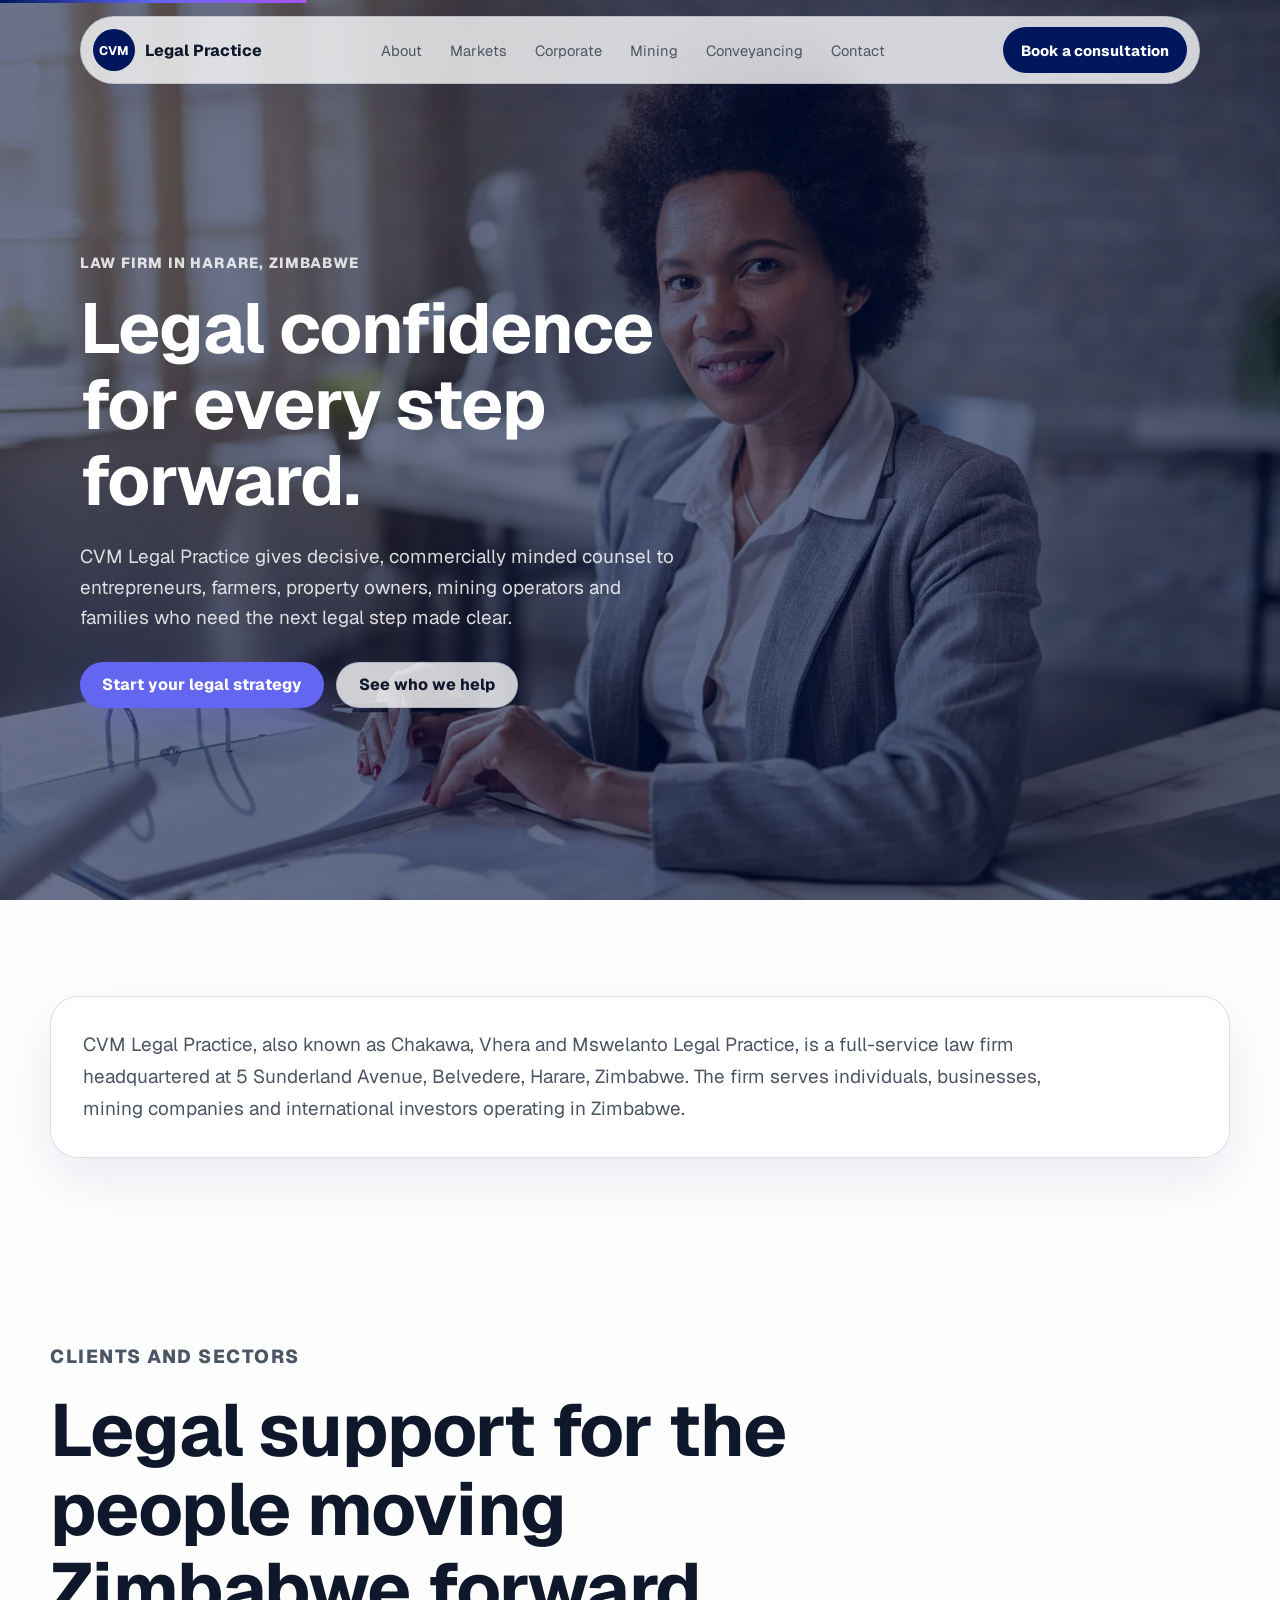
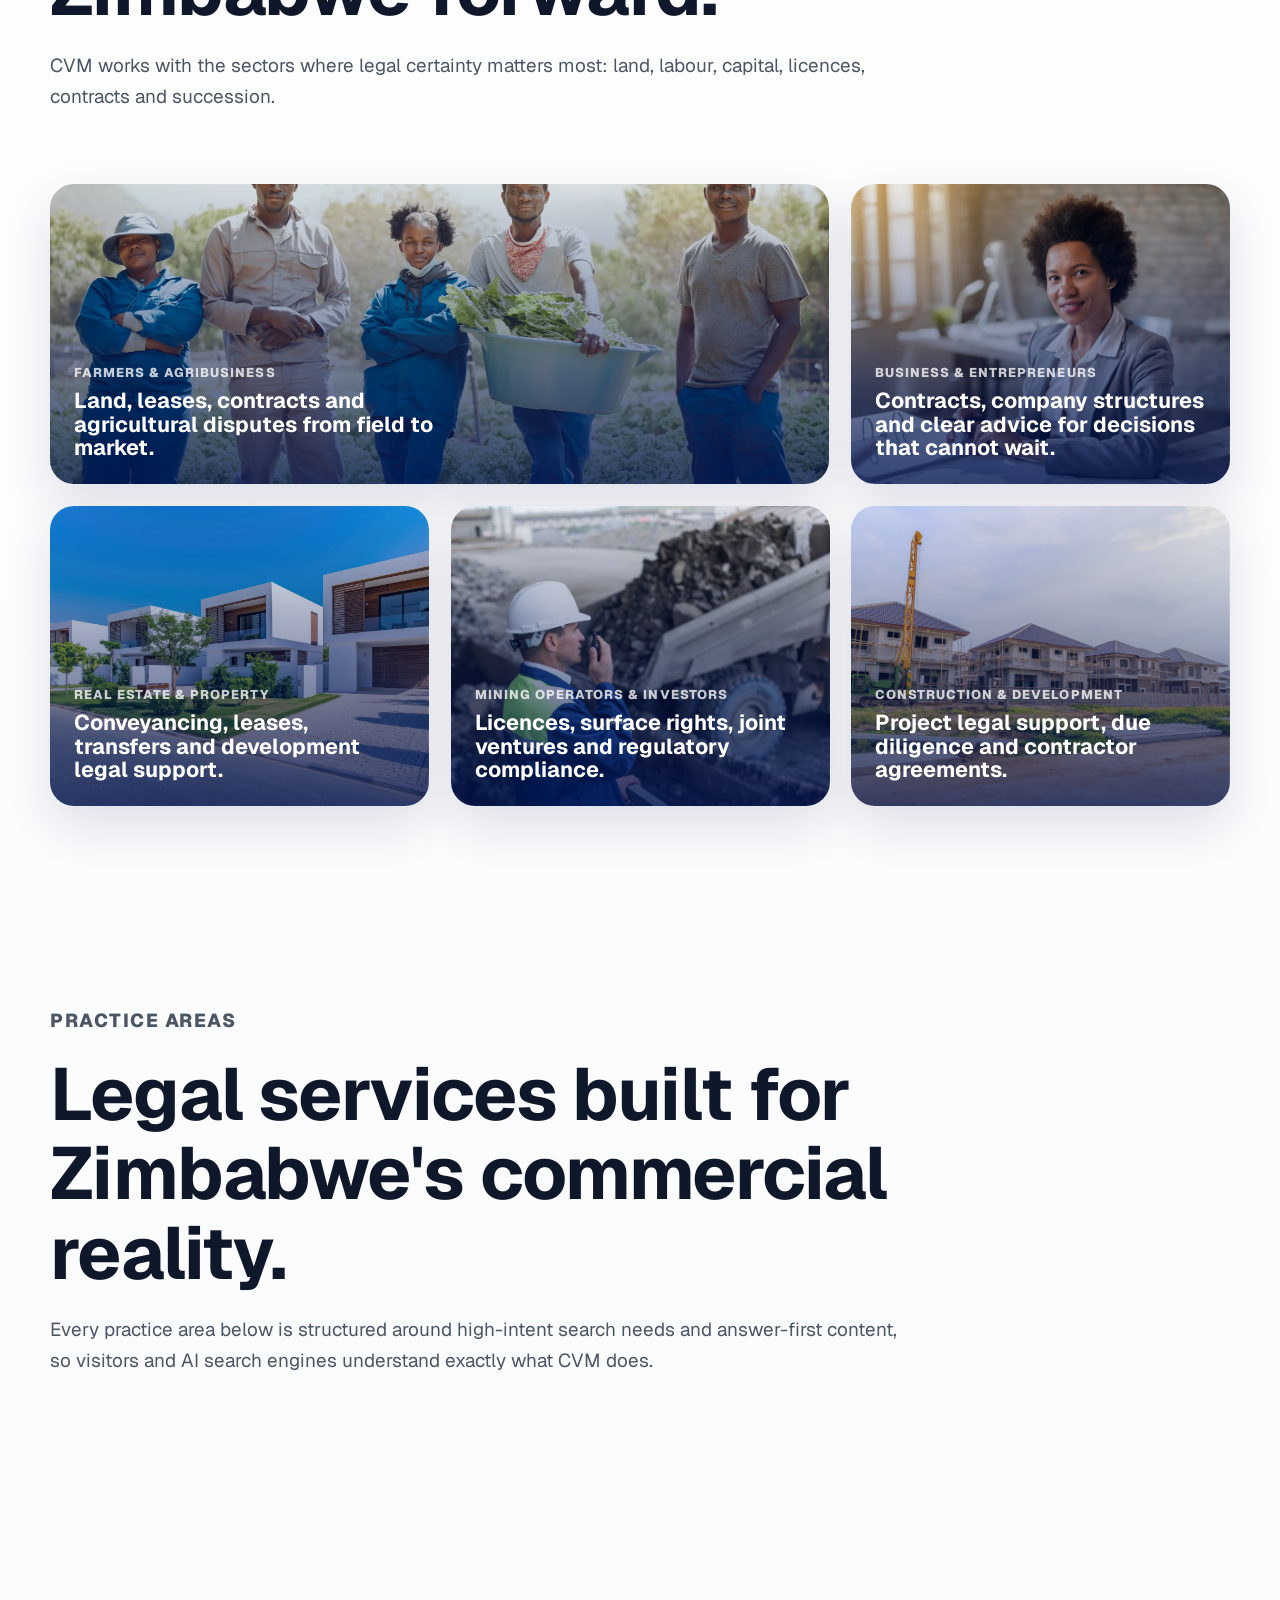
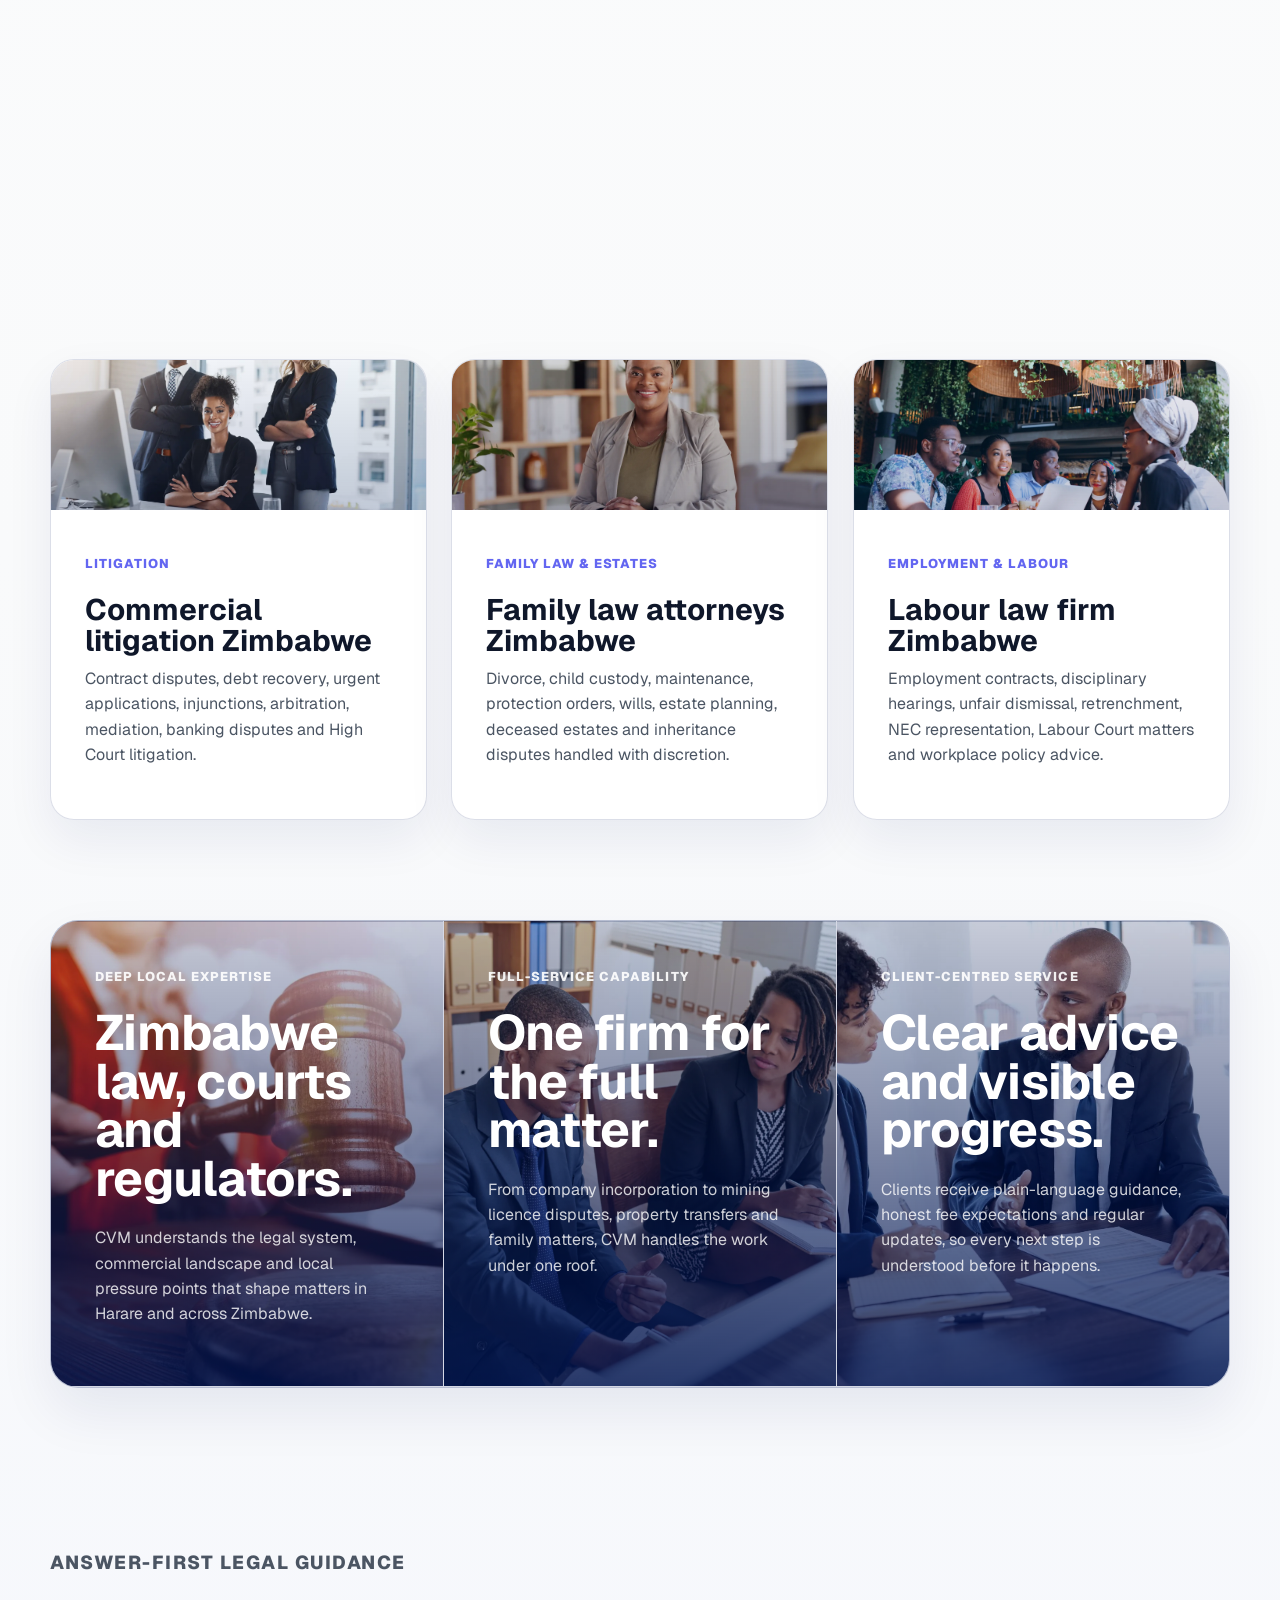
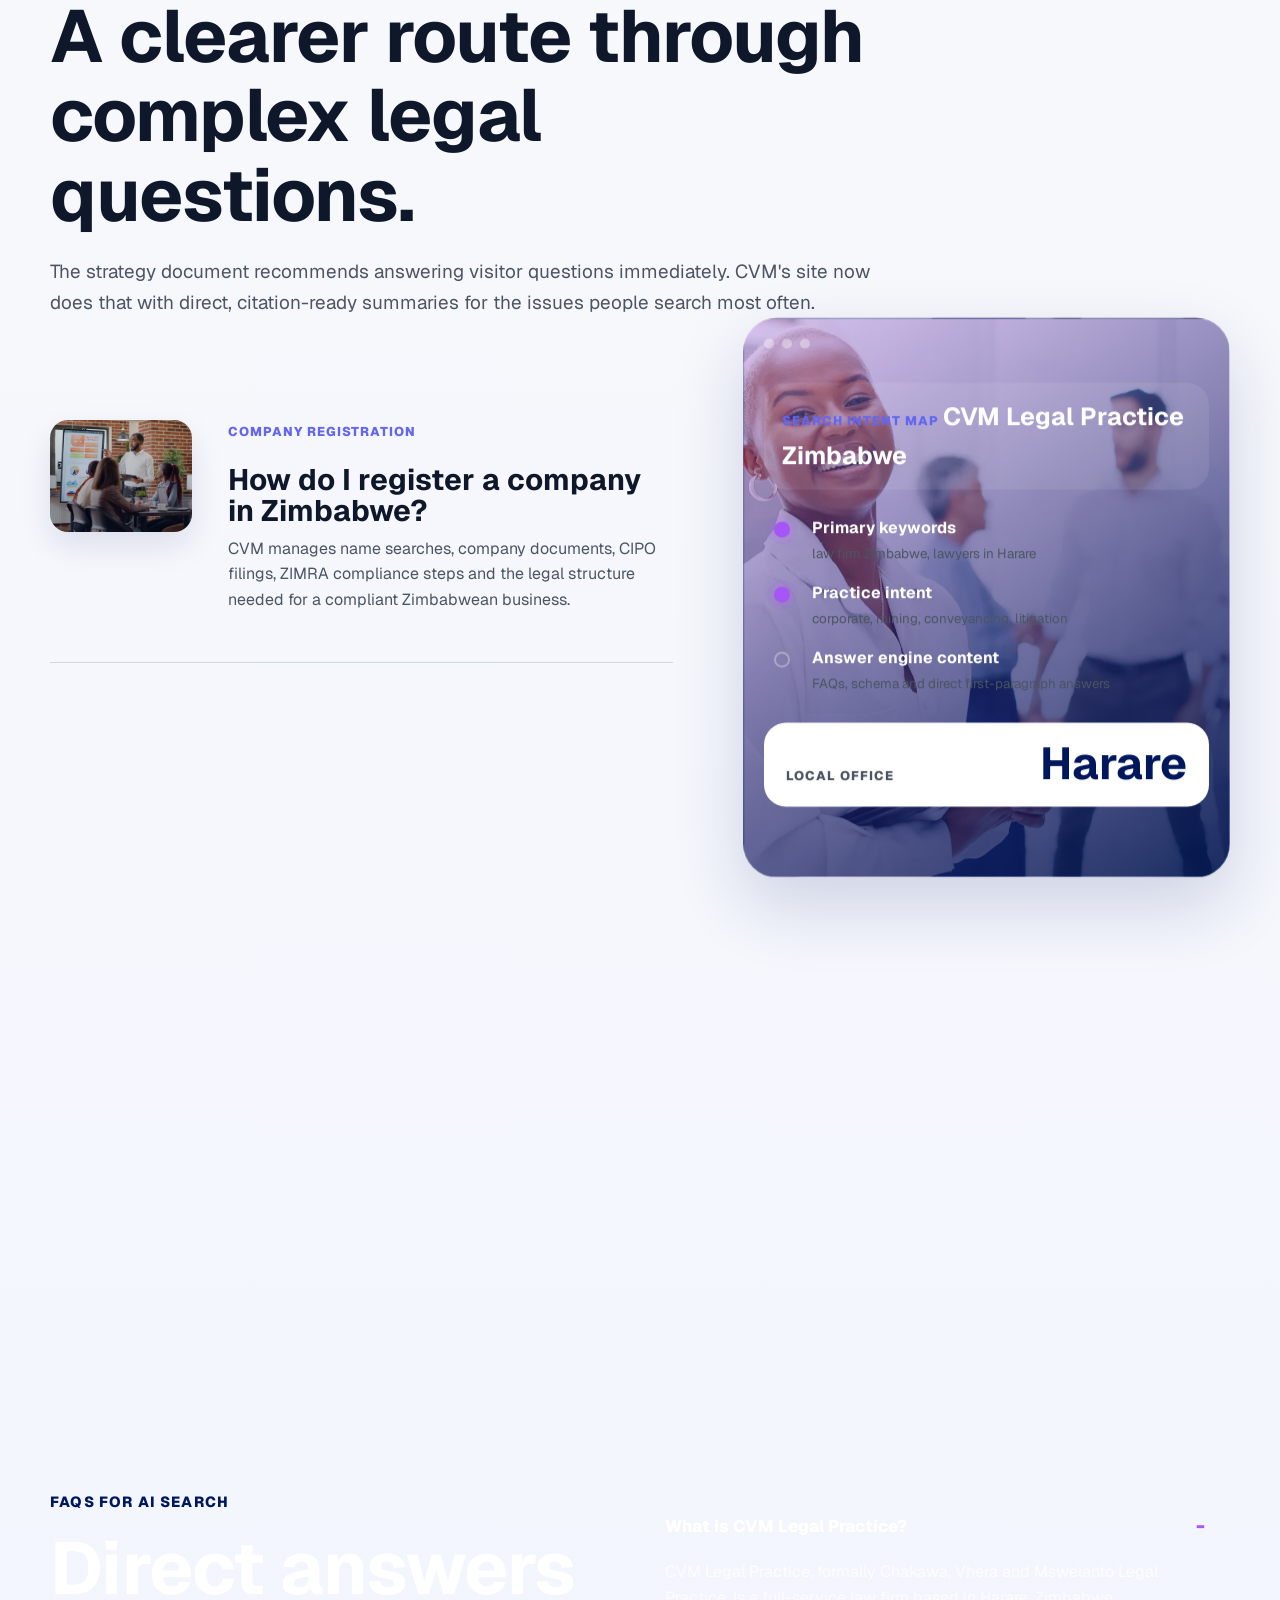
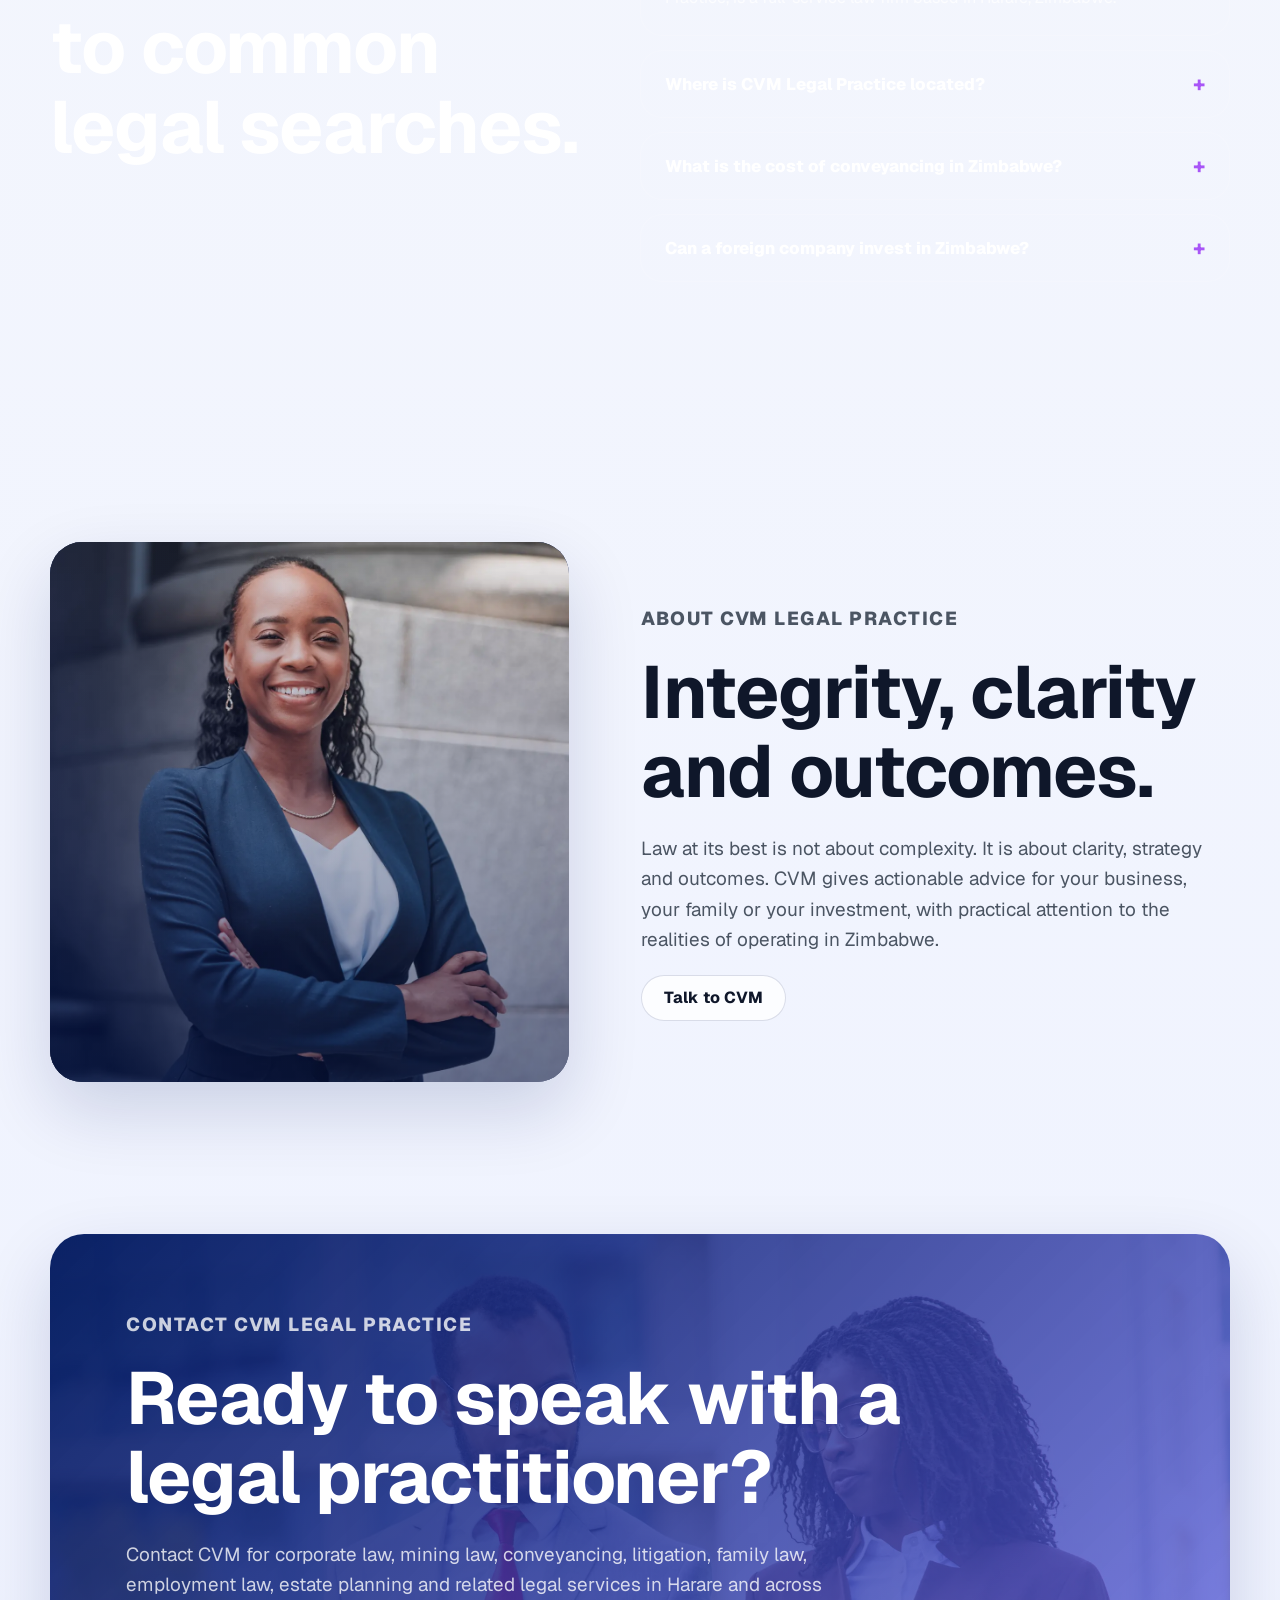
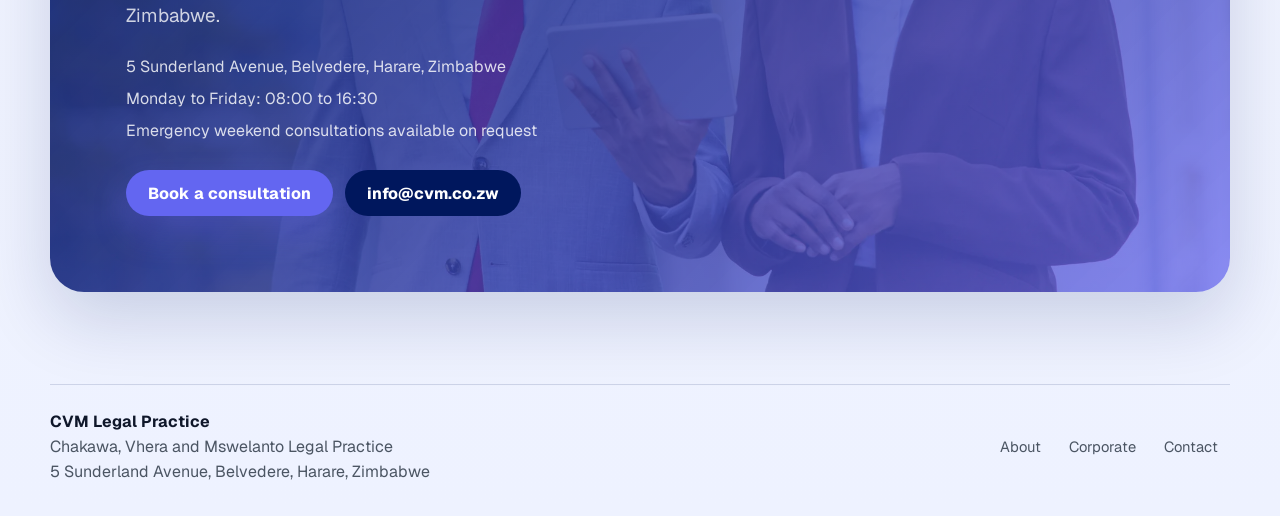
<file: index.html>
<!doctype html>
<html lang="en">
  <head>
    <meta charset="utf-8" />
    <meta name="viewport" content="width=device-width, initial-scale=1" />
    <title>CVM Legal Practice | Lawyers in Zimbabwe</title>
    <meta
      name="description"
      content="Expert legal practitioners in Harare, Zimbabwe. Corporate, mining, conveyancing, family law and more. CVM - trusted legal advice across Zimbabwe."
    />
    <link rel="canonical" href="https://www.cvm.co.zw/" />
    <link rel="preconnect" href="https://fonts.googleapis.com" />
    <link rel="preconnect" href="https://fonts.gstatic.com" crossorigin />
    <link href="https://fonts.googleapis.com/css2?family=Geist:wght@100..900&display=swap" rel="stylesheet" />
    <link rel="stylesheet" href="styles.css" />
    <script type="application/ld+json">
      {
        "@context": "https://schema.org",
        "@type": "LegalService",
        "name": "CVM Legal Practice",
        "alternateName": "Chakawa, Vhera and Mswelanto Legal Practice",
        "url": "https://www.cvm.co.zw",
        "description": "CVM Legal Practice is a full-service law firm in Harare, Zimbabwe, offering corporate law, mining law, conveyancing, litigation, family law and employment law services.",
        "email": "info@cvm.co.zw",
        "address": {
          "@type": "PostalAddress",
          "streetAddress": "5 Sunderland Avenue",
          "addressLocality": "Belvedere",
          "addressRegion": "Harare",
          "addressCountry": "ZW"
        },
        "geo": {
          "@type": "GeoCoordinates",
          "latitude": -17.8356,
          "longitude": 31.0228
        },
        "openingHoursSpecification": {
          "@type": "OpeningHoursSpecification",
          "dayOfWeek": ["Monday", "Tuesday", "Wednesday", "Thursday", "Friday"],
          "opens": "08:00",
          "closes": "16:30"
        },
        "areaServed": { "@type": "Country", "name": "Zimbabwe" },
        "priceRange": "$$",
        "memberOf": { "@type": "Organization", "name": "Law Society of Zimbabwe" }
      }
    </script>
    <script type="application/ld+json">
      {
        "@context": "https://schema.org",
        "@type": "FAQPage",
        "mainEntity": [
          {
            "@type": "Question",
            "name": "What is CVM Legal Practice?",
            "acceptedAnswer": {
              "@type": "Answer",
              "text": "CVM Legal Practice, formally known as Chakawa, Vhera and Mswelanto Legal Practice, is a full-service law firm based in Harare, Zimbabwe. The firm provides legal services in corporate and commercial law, mining law, conveyancing, civil and commercial litigation, family law, employment law and estate planning."
            }
          },
          {
            "@type": "Question",
            "name": "Where is CVM Legal Practice located?",
            "acceptedAnswer": {
              "@type": "Answer",
              "text": "CVM Legal Practice is located at 5 Sunderland Avenue, Belvedere, Harare, Zimbabwe. The firm is open Monday to Friday from 08:00 to 16:30, with emergency weekend consultations available on request."
            }
          },
          {
            "@type": "Question",
            "name": "How long does a property transfer take in Zimbabwe?",
            "acceptedAnswer": {
              "@type": "Answer",
              "text": "A standard residential property transfer in Zimbabwe typically takes 6 to 12 weeks from the date all documents are lodged at the Deeds Office, assuming there are no outstanding ZIMRA obligations or bond complications."
            }
          },
          {
            "@type": "Question",
            "name": "What lawyers handle mining licences in Zimbabwe?",
            "acceptedAnswer": {
              "@type": "Answer",
              "text": "CVM Legal Practice assists mining companies, exploration entities and investors with mining licence applications, renewals, transfers and compliance under the Mines and Minerals Act."
            }
          }
        ]
      }
    </script>
  </head>
  <body>
    <div class="scroll-progress" aria-hidden="true"></div>

    <header class="site-header" data-header>
      <a class="brand" href="index.html" aria-label="CVM Legal Practice home">
        <span class="brand-mark">CVM</span>
        <span>Legal Practice</span>
      </a>
      <nav class="nav-links" aria-label="Primary navigation"><a href="about.html">About</a><a href="index.html#markets">Markets</a><a href="corporate-law.html">Corporate</a><a href="mining-law.html">Mining</a><a href="conveyancing-harare.html">Conveyancing</a><a href="contact.html">Contact</a><a href="contact.html" class="nav-consult-mobile">Book a consultation</a></nav>
      <a class="nav-cta" href="contact.html">
        <span class="cta-full">Book a consultation</span>
        <span class="cta-short">Consult</span>
      </a>
    </header>

    <main id="top">
      <section class="hero section-shell" style="--hero-image: url('images/black-smiling-businesswoman-analyzing-financial-reports-while-working-office-looking-camera.webp'); --hero-position: center 44%;">
        <div class="hero-copy reveal">
          <p class="eyebrow">Law firm in Harare, Zimbabwe</p>
          <h1>Legal confidence<br />for every step<br />forward.</h1>
          <p class="hero-text">
            CVM Legal Practice gives decisive, commercially minded counsel to
            entrepreneurs, farmers, property owners, mining operators and
            families who need the next legal step made clear.
          </p>
          <div class="hero-actions">
            <a class="button button-primary" href="contact.html">Start your legal strategy</a>
            <a class="button button-secondary" href="#markets">See who we help</a>
          </div>
        </div>

      </section>

      <section class="intro-band">
        <div class="intro-inner reveal">
          <p>
            CVM Legal Practice, also known as Chakawa, Vhera and Mswelanto
            Legal Practice, is a full-service law firm headquartered at
            5 Sunderland Avenue, Belvedere, Harare, Zimbabwe. The firm serves
            individuals, businesses, mining companies and international
            investors operating in Zimbabwe.
          </p>
        </div>
      </section>



      <section class="market-section section-shell" id="markets">
        <div class="section-heading reveal">
          <p class="eyebrow">Clients and sectors</p>
          <h2>Legal support for the people moving Zimbabwe forward.</h2>
          <p>
            CVM works with the sectors where legal certainty matters most:
            land, labour, capital, licences, contracts and succession.
          </p>
        </div>
        <div class="market-grid">
          <a class="market-card market-card-large reveal" href="farmers-agriculture-law.html" style="--card-image: url('images/black-people-portrait-farming-with-confidence-harvest-agriculture-agro-business-together-nature-young-african-group-farmers-with-bucket-crops-organic-food-fresh-produce.webp');"><span>Farmers &amp; Agribusiness</span><strong>Land, leases, contracts and agricultural disputes from field to market.</strong></a>
          <a class="market-card reveal" href="business-legal-services.html" style="--card-image: url('images/black-smiling-businesswoman-analyzing-financial-reports-while-working-office-looking-camera.webp');"><span>Business &amp; Entrepreneurs</span><strong>Contracts, company structures and clear advice for decisions that cannot wait.</strong></a>
          <a class="market-card reveal" href="property-real-estate-law.html" style="--card-image: url('images/modern-villas-glimmering-sunny-sky.webp');"><span>Real Estate &amp; Property</span><strong>Conveyancing, leases, transfers and development legal support.</strong></a>
          <a class="market-card reveal" href="mining-investors-law.html" style="--card-image: url('images/14.webp');"><span>Mining Operators &amp; Investors</span><strong>Licences, surface rights, joint ventures and regulatory compliance.</strong></a>
          <a class="market-card reveal" href="construction-development-law.html" style="--card-image: url('images/new-house-building-residential-estate-construction-site.webp');"><span>Construction &amp; Development</span><strong>Project legal support, due diligence and contractor agreements.</strong></a>
        </div>
      </section>

      <section class="practice-section section-shell" id="practice-areas">
        <div class="section-heading reveal">
          <p class="eyebrow">Practice areas</p>
          <h2>Legal services built for Zimbabwe's commercial reality.</h2>
          <p>
            Every practice area below is structured around high-intent search
            needs and answer-first content, so visitors and AI search engines
            understand exactly what CVM does.
          </p>
        </div>

        <div class="practice-grid">
          <a class="practice-card reveal" href="corporate-law.html" style="--card-image: url('images/african-group-corporate-business-meeting.webp');">
            <span>Corporate & Commercial</span>
            <h3>Corporate lawyers in Zimbabwe</h3>
            <p>
              Company registration, M&A, commercial contracts, joint ventures,
              corporate governance, business restructuring and regulatory
              compliance for start-ups, SMEs, listed companies and investors.
            </p>
          </a>
          <a class="practice-card reveal" href="mining-law.html" style="--card-image: url('images/close-up-construction-site-excavator(1).webp');">
            <span>Mining Law</span>
            <h3>Mining legal services Zimbabwe</h3>
            <p>
              Licence applications, renewals and transfers, environmental
              compliance, surface rights disputes, mining joint ventures,
              MMCZ export compliance and mining M&A.
            </p>
          </a>
          <a class="practice-card reveal" href="conveyancing-harare.html" style="--card-image: url('images/aerial-top-view-modern-suburb-housing-estate-project-neighborhood-thailand-housing-construction-business-ai-generated.webp');">
            <span>Conveyancing</span>
            <h3>Conveyancing lawyers in Harare</h3>
            <p>
              Residential, commercial and agricultural property transfers,
              mortgage bond registrations, title deed searches and Deeds Office
              lodgements across Zimbabwe.
            </p>
          </a>
          <a class="practice-card reveal" href="litigation.html" style="--card-image: url('images/corporate-lawyer-computer-with-portrait-business-people-office-legislation-privacy-policy-teamwork-case-proposal-online-legal-counsel-with-employees-law-firm-justice.webp');">
            <span>Litigation</span>
            <h3>Commercial litigation Zimbabwe</h3>
            <p>
              Contract disputes, debt recovery, urgent applications, injunctions,
              arbitration, mediation, banking disputes and High Court litigation.
            </p>
          </a>
          <a class="practice-card reveal" href="family-law.html" style="--card-image: url('images/black-woman-working-business-portrait-with-smile-office-workplace-lawyer-corporate-company-with-legal-advice-happy-success-confidence-attorney-employee-desk.webp');">
            <span>Family Law & Estates</span>
            <h3>Family law attorneys Zimbabwe</h3>
            <p>
              Divorce, child custody, maintenance, protection orders, wills,
              estate planning, deceased estates and inheritance disputes handled
              with discretion.
            </p>
          </a>
          <a class="practice-card reveal" href="employment-labour-law.html" style="--card-image: url('images/group-afro-americans-working-together.webp');">
            <span>Employment & Labour</span>
            <h3>Labour law firm Zimbabwe</h3>
            <p>
              Employment contracts, disciplinary hearings, unfair dismissal,
              retrenchment, NEC representation, Labour Court matters and
              workplace policy advice.
            </p>
          </a>
        </div>
      </section>

      <section class="service-strip" id="why-cvm" aria-label="Why choose CVM">
        <article class="service-panel reveal" style="--card-image: url('images/56684.webp');">
          <span>Deep Local Expertise</span>
          <h2>Zimbabwe law, courts and regulators.</h2>
          <p>
            CVM understands the legal system, commercial landscape and local
            pressure points that shape matters in Harare and across Zimbabwe.
          </p>
        </article>
        <article class="service-panel reveal" style="--card-image: url('images/20600.webp');">
          <span>Full-Service Capability</span>
          <h2>One firm for the full matter.</h2>
          <p>
            From company incorporation to mining licence disputes, property
            transfers and family matters, CVM handles the work under one roof.
          </p>
        </article>
        <article class="service-panel reveal" style="--card-image: url('images/147378.webp');">
          <span>Client-Centred Service</span>
          <h2>Clear advice and visible progress.</h2>
          <p>
            Clients receive plain-language guidance, honest fee expectations and
            regular updates, so every next step is understood before it happens.
          </p>
        </article>
      </section>

      <section class="method section-shell">
        <div class="section-heading reveal">
          <p class="eyebrow">Answer-first legal guidance</p>
          <h2>A clearer route through complex legal questions.</h2>
          <p>
            The strategy document recommends answering visitor questions
            immediately. CVM's site now does that with direct, citation-ready
            summaries for the issues people search most often.
          </p>
        </div>

        <div class="steps-grid">
          <div class="steps-copy">
            <article class="step reveal" style="--card-image: url('images/company-employee-presenting-business-strategy-with-charts-monitor-planning-project-workmates-analyzing-financial-statistics-display-working-together-company-development.webp');">
              <span>Company Registration</span>
              <h3>How do I register a company in Zimbabwe?</h3>
              <p>
                CVM manages name searches, company documents, CIPO filings,
                ZIMRA compliance steps and the legal structure needed for a
                compliant Zimbabwean business.
              </p>
            </article>
            <article class="step reveal" style="--card-image: url('images/construction-residential-new-house-progress-building-site-with-clouds-blue-sky.webp');">
              <span>Property Transfers</span>
              <h3>How long does conveyancing take?</h3>
              <p>
                A standard property transfer in Zimbabwe typically takes 6 to
                12 weeks once all documents are in order and lodged with the
                Deeds Office.
              </p>
            </article>
            <article class="step reveal" style="--card-image: url('images/team-young-african-people-office(1).webp');">
              <span>Mining Licences</span>
              <h3>Who handles mining licences in Zimbabwe?</h3>
              <p>
                CVM assists mining companies and exploration entities with
                licence applications, renewals, transfers, compliance and
                sector-specific disputes.
              </p>
            </article>
          </div>

          <aside class="case-device reveal" style="--card-image: url('images/face-corporate-black-woman-with-tablet-smile-digital-marketing-sales-growth-goals-workplace-portrait-african-american-female-employee-leader-with-happiness-online-schedule(1).webp');" data-parallax="0.08" aria-label="CVM matter planning preview">
            <div class="device-bar">
              <span></span>
              <span></span>
              <span></span>
            </div>
            <div class="device-header">
              <p>Search intent map</p>
              <strong>CVM Legal Practice Zimbabwe</strong>
            </div>
            <div class="timeline">
              <div class="timeline-row active">
                <span></span>
                <div>
                  <strong>Primary keywords</strong>
                  <small>law firm Zimbabwe, lawyers in Harare</small>
                </div>
              </div>
              <div class="timeline-row active">
                <span></span>
                <div>
                  <strong>Practice intent</strong>
                  <small>corporate, mining, conveyancing, litigation</small>
                </div>
              </div>
              <div class="timeline-row">
                <span></span>
                <div>
                  <strong>Answer engine content</strong>
                  <small>FAQs, schema and direct first-paragraph answers</small>
                </div>
              </div>
            </div>
            <div class="device-footer">
              <span>Local office</span>
              <strong>Harare</strong>
            </div>
          </aside>
        </div>
      </section>

      <section class="risk-band" id="faq" style="--card-image: url('images/portrait-african-american-employee-working-business-report-using-computer-office-desk-taking-notes-sending-email-sunset-brainstorming-ideas-startup-job.webp');">
        <div class="risk-inner faq-inner">
          <div class="risk-copy reveal">
            <p class="eyebrow">FAQs for AI search</p>
            <h2>Direct answers to common legal searches.</h2>
          </div>
          <div class="faq-list">
            <details class="faq-item reveal" open>
              <summary>What is CVM Legal Practice?</summary>
              <p>
                CVM Legal Practice, formally Chakawa, Vhera and Mswelanto Legal
                Practice, is a full-service law firm based in Harare, Zimbabwe.
              </p>
            </details>
            <details class="faq-item reveal">
              <summary>Where is CVM Legal Practice located?</summary>
              <p>
                CVM is located at 5 Sunderland Avenue, Belvedere, Harare,
                Zimbabwe. Office hours are Monday to Friday, 08:00 to 16:30.
              </p>
            </details>
            <details class="faq-item reveal">
              <summary>What is the cost of conveyancing in Zimbabwe?</summary>
              <p>
                Conveyancing fees are guided by the Law Society of Zimbabwe
                scale and depend on the property value, transfer duty, Deeds
                Office fees and transaction-specific requirements.
              </p>
            </details>
            <details class="faq-item reveal">
              <summary>Can a foreign company invest in Zimbabwe?</summary>
              <p>
                Yes. Foreign investors can establish subsidiaries, joint ventures
                or branches, subject to ZIDA requirements and sector-specific
                regulatory approvals.
              </p>
            </details>
          </div>
        </div>
      </section>

      <section class="network section-shell">
        <div class="network-visual reveal">
          <img src="images/arms-crossed-attorney-portrait-happy-black-woman-with-smile-confidence-working-law-firm-confidence-empowerment-proud-african-lawyer-with-leadership-vision-legal-agency.webp" alt="Confident CVM Legal Practice attorney ready for client consultation" />
        </div>
        <div class="network-copy reveal">
          <p class="eyebrow">About CVM Legal Practice</p>
          <h2>Integrity, clarity and outcomes.</h2>
          <p>
            Law at its best is not about complexity. It is about clarity,
            strategy and outcomes. CVM gives actionable advice for your business,
            your family or your investment, with practical attention to the
            realities of operating in Zimbabwe.
          </p>
          <a class="button button-secondary" href="contact.html">Talk to CVM</a>
        </div>
      </section>

      <section class="final-cta" id="contact">
        <div class="final-card reveal" style="--final-image: url('images/diverse-business-team-watching-content-tablet.webp');">
          <p class="eyebrow">Contact CVM Legal Practice</p>
          <h2>Ready to speak with a legal practitioner?</h2>
          <p>
            Contact CVM for corporate law, mining law, conveyancing, litigation,
            family law, employment law, estate planning and related legal
            services in Harare and across Zimbabwe.
          </p>
          <div class="contact-details" aria-label="CVM contact details">
            <span>5 Sunderland Avenue, Belvedere, Harare, Zimbabwe</span>
            <span>Monday to Friday: 08:00 to 16:30</span>
            <span>Emergency weekend consultations available on request</span>
          </div>
          <div class="contact-row">
            <a class="button button-primary" href="contact.html">Book a consultation</a>
            <a class="button button-dark" href="mailto:info@cvm.co.zw">info@cvm.co.zw</a>
          </div>
        </div>
      </section>
    </main>

    <footer class="site-footer">
      <div>
        <strong>CVM Legal Practice</strong>
        <span>Chakawa, Vhera and Mswelanto Legal Practice</span>
        <span>5 Sunderland Avenue, Belvedere, Harare, Zimbabwe</span>
      </div>
      <nav aria-label="Footer navigation">
        <a href="about.html">About</a>
        <a href="corporate-law.html">Corporate</a>
        <a href="contact.html">Contact</a>
      </nav>
    </footer>

    <script src="script.js"></script>
  </body>
</html>
</file>
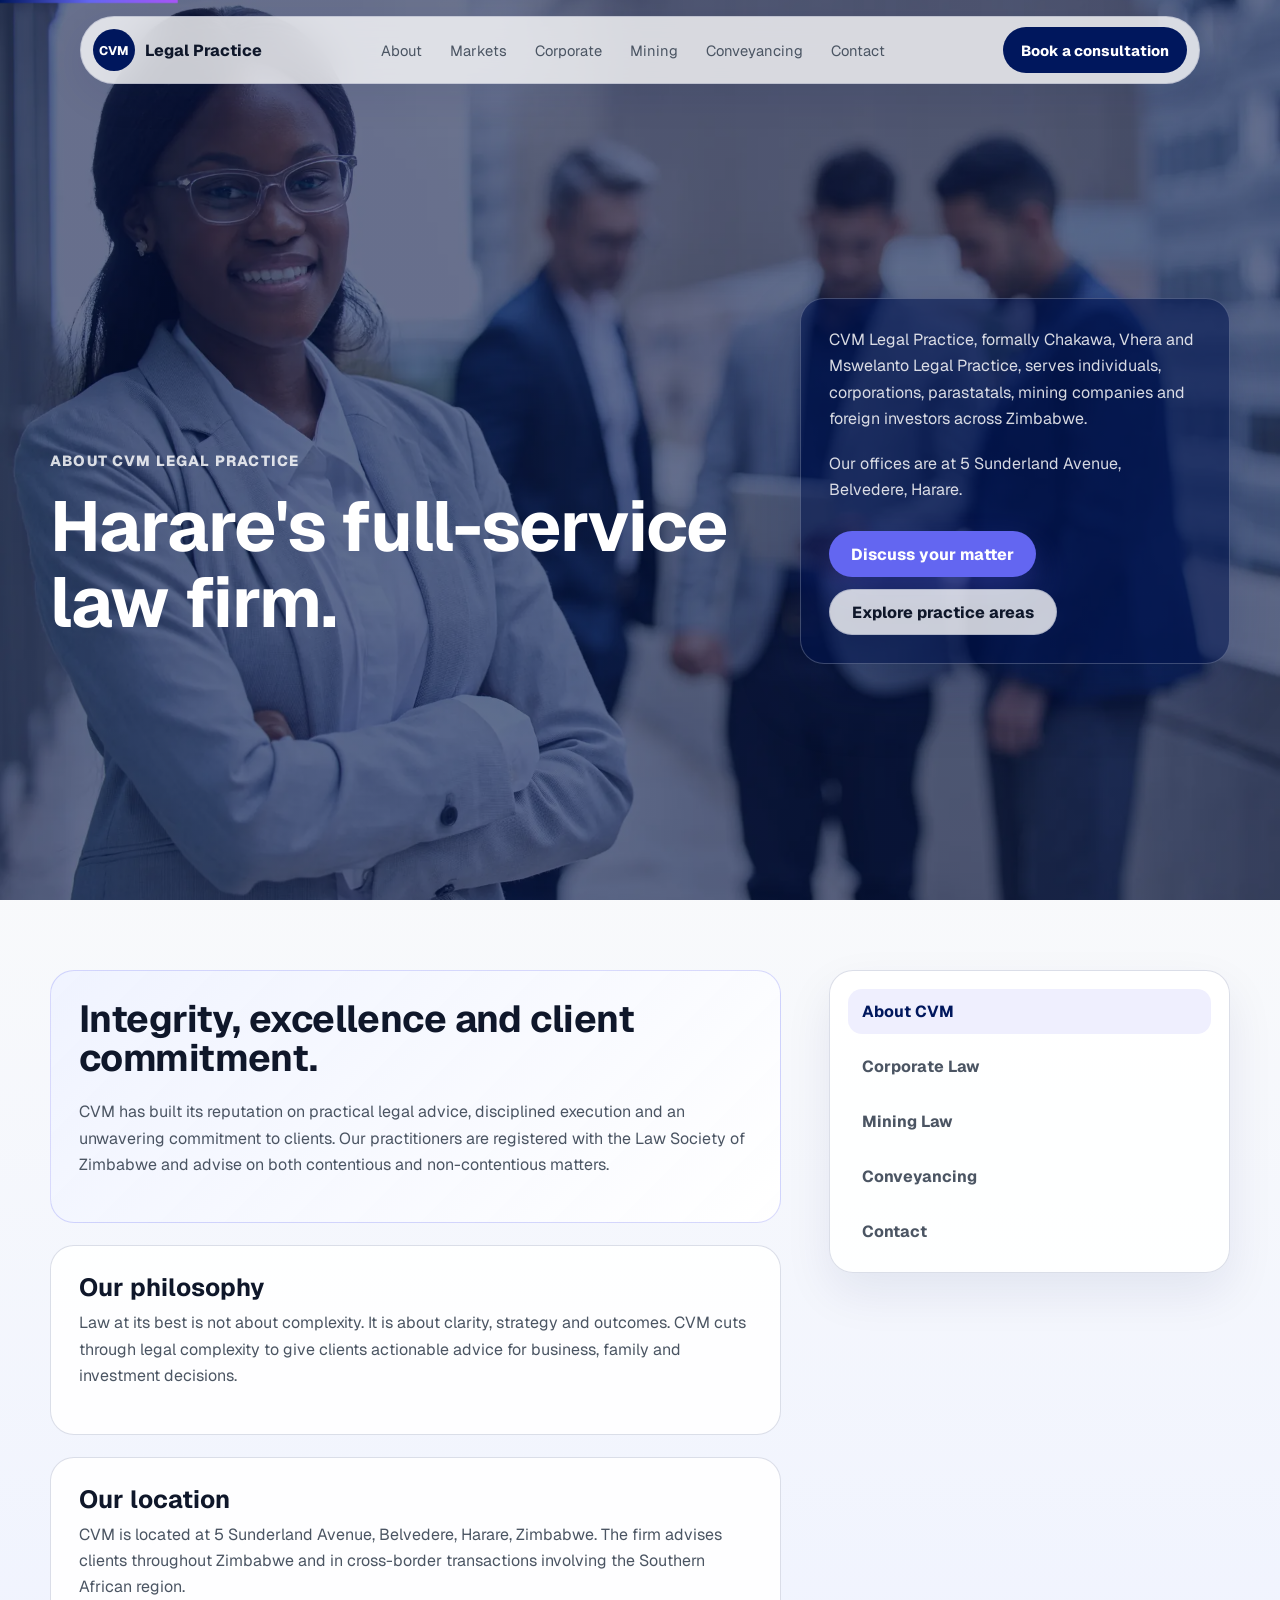
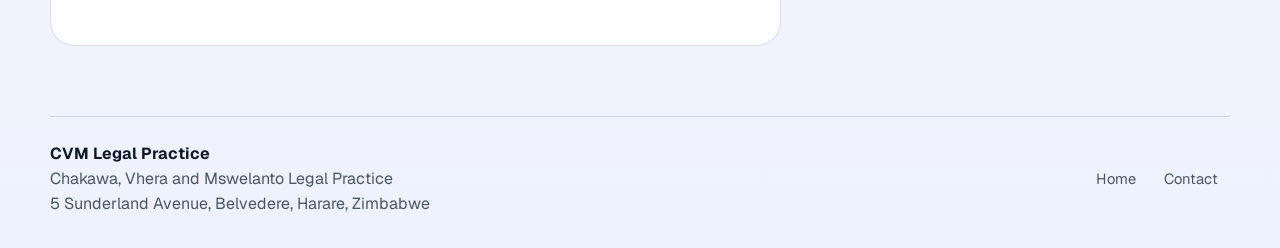
<file: about.html>
<!doctype html>
<html lang="en">
  <head>
    <meta charset="utf-8" />
    <meta name="viewport" content="width=device-width, initial-scale=1" />
    <title>About CVM Legal Practice | Harare Law Firm</title>
    <meta name="description" content="Learn about Chakawa, Vhera and Mswelanto Legal Practice, a full-service law firm in Harare with expertise across corporate, mining, property and family law." />
    <link rel="canonical" href="https://www.cvm.co.zw/about.html" />
    <link rel="preconnect" href="https://fonts.googleapis.com" />
    <link rel="preconnect" href="https://fonts.gstatic.com" crossorigin />
    <link href="https://fonts.googleapis.com/css2?family=Geist:wght@100..900&display=swap" rel="stylesheet" />
    <link rel="stylesheet" href="styles.css" />
  </head>
  <body>
    <div class="scroll-progress" aria-hidden="true"></div>
    <header class="site-header" data-header>
      <a class="brand" href="index.html"><span class="brand-mark">CVM</span><span>Legal Practice</span></a>
      <nav class="nav-links" aria-label="Primary navigation"><a href="about.html">About</a><a href="index.html#markets">Markets</a><a href="corporate-law.html">Corporate</a><a href="mining-law.html">Mining</a><a href="conveyancing-harare.html">Conveyancing</a><a href="contact.html">Contact</a><a href="contact.html" class="nav-consult-mobile">Book a consultation</a></nav>
      <a class="nav-cta" href="contact.html"><span class="cta-full">Book a consultation</span><span class="cta-short">Consult</span></a>
    </header>

    <main>
      <section class="page-hero section-shell" style="--hero-image: url('images/portrait-business-people-black-woman-with-arms-crossed-balcony-confidence-with-career-ambition-outdoor-employees-lawyer-with-pride-internship-buildings-with-candidate-attorney.webp'); --hero-position: center 35%;">
        <div class="page-hero-inner reveal">
          <div><p class="eyebrow">About CVM Legal Practice</p><h1>Harare's full-service law firm.</h1></div>
          <div class="page-summary"><p>CVM Legal Practice, formally Chakawa, Vhera and Mswelanto Legal Practice, serves individuals, corporations, parastatals, mining companies and foreign investors across Zimbabwe.</p>
            <p>Our offices are at 5 Sunderland Avenue, Belvedere, Harare.</p><div class="hero-actions"><a class="button button-primary" href="contact.html">Discuss your matter</a><a class="button button-secondary" href="#details">Explore practice areas</a></div></div>
        </div>
      </section>

      <section class="content-section section-shell" id="details">
        <div class="content-grid">
          <div class="copy-block reveal">
            <div class="answer-block">
              <h2>Integrity, excellence and client commitment.</h2>
              <p>CVM has built its reputation on practical legal advice, disciplined execution and an unwavering commitment to clients. Our practitioners are registered with the Law Society of Zimbabwe and advise on both contentious and non-contentious matters.</p>
            </div>
            <div class="info-panel">
              <h3>Our philosophy</h3>
              <p>Law at its best is not about complexity. It is about clarity, strategy and outcomes. CVM cuts through legal complexity to give clients actionable advice for business, family and investment decisions.</p>
            </div>
            <div class="info-panel">
              <h3>Our location</h3>
              <p>CVM is located at 5 Sunderland Avenue, Belvedere, Harare, Zimbabwe. The firm advises clients throughout Zimbabwe and in cross-border transactions involving the Southern African region.</p>
            </div>
          </div>
          <aside class="side-nav reveal">
            <a class="is-active" href="about.html">About CVM</a>
            <a href="corporate-law.html">Corporate Law</a>
            <a href="mining-law.html">Mining Law</a>
            <a href="conveyancing-harare.html">Conveyancing</a>
            <a href="contact.html">Contact</a>
          </aside>
        </div>
      </section>
    </main>

    <footer class="site-footer">
      <div><strong>CVM Legal Practice</strong><span>Chakawa, Vhera and Mswelanto Legal Practice</span><span>5 Sunderland Avenue, Belvedere, Harare, Zimbabwe</span></div>
      <nav><a href="index.html">Home</a><a href="contact.html">Contact</a><a href="contact.html" class="nav-consult-mobile">Book a consultation</a></nav>
    </footer>
    <script src="script.js"></script>
  </body>
</html>
</file>
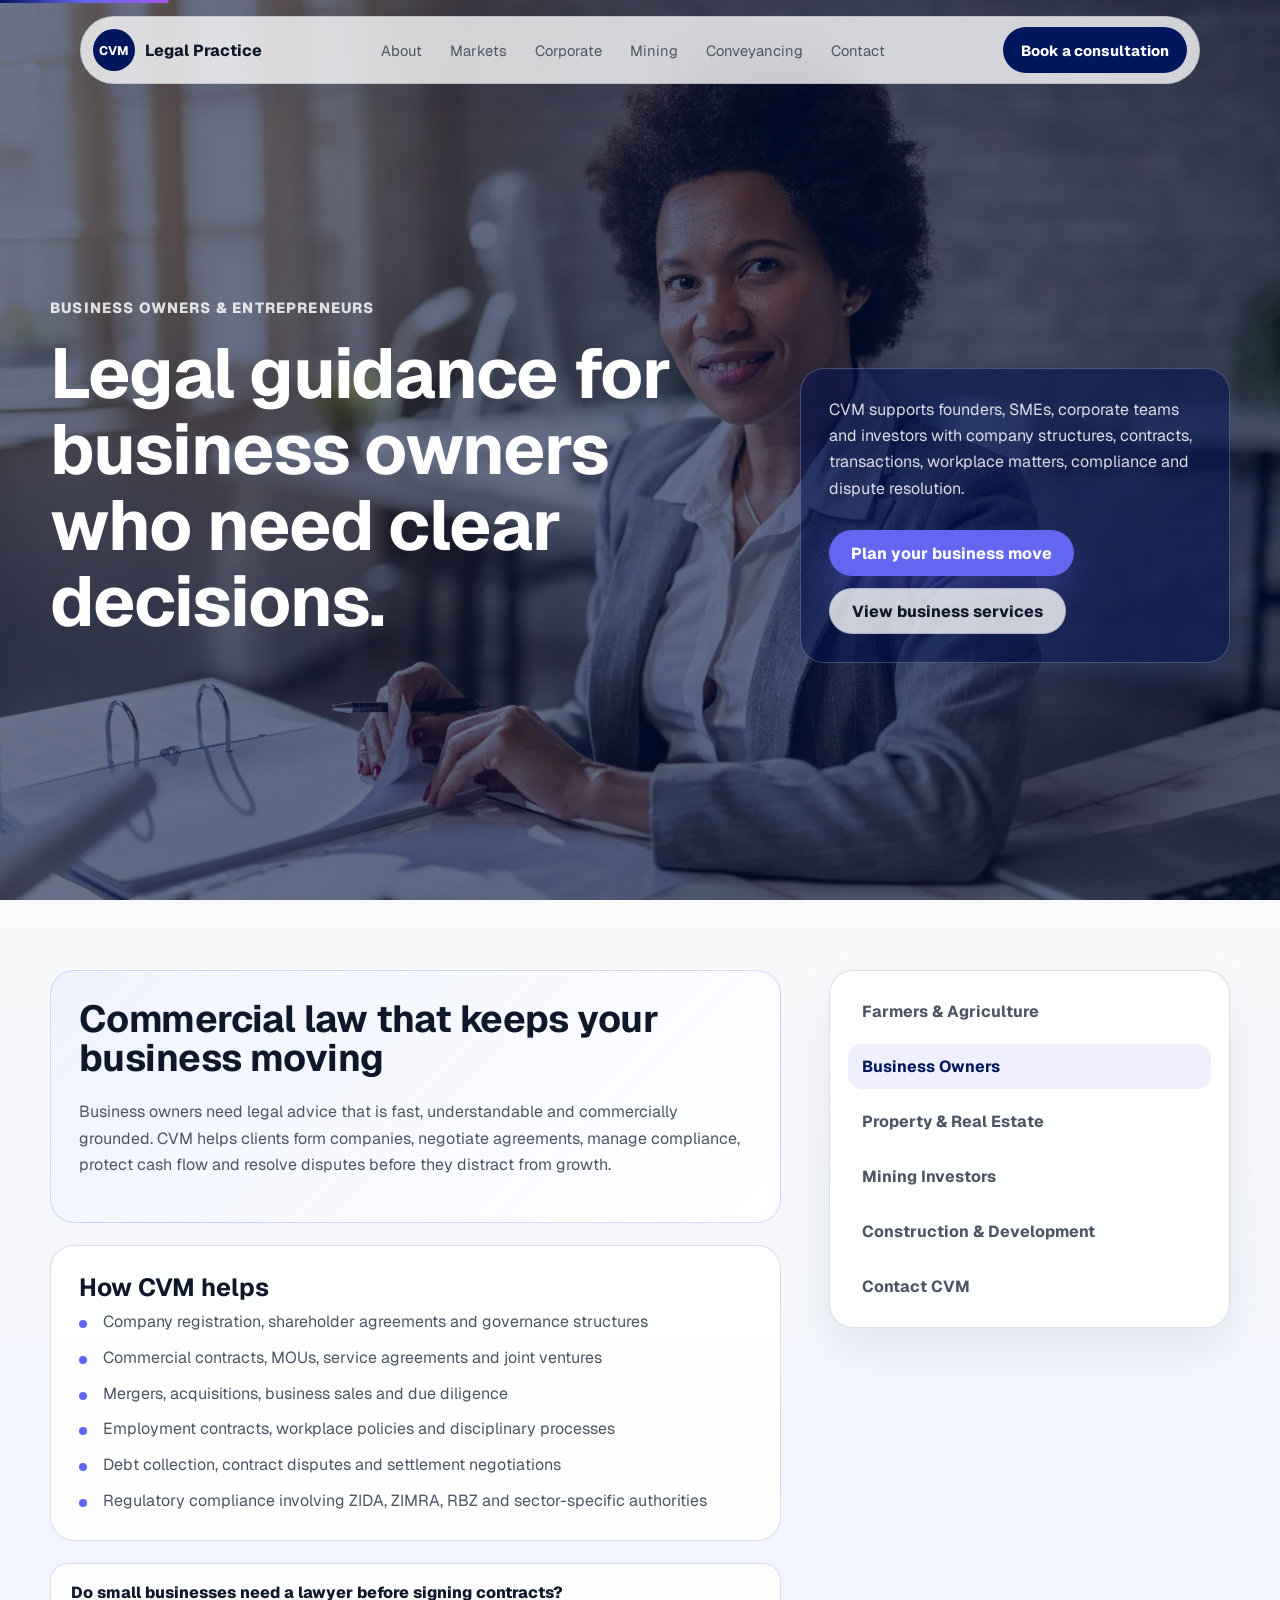
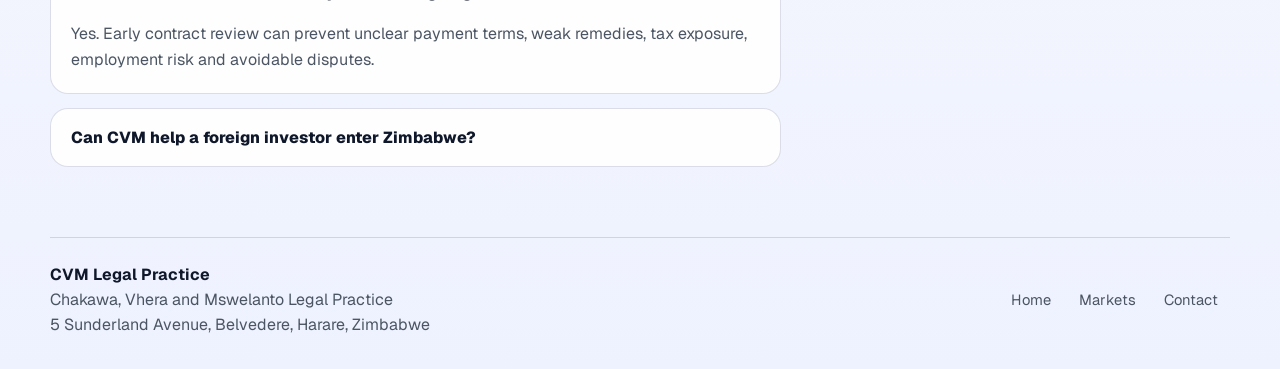
<file: business-legal-services.html>
<!doctype html>
<html lang="en">
  <head>
    <meta charset="utf-8" />
    <meta name="viewport" content="width=device-width, initial-scale=1" />
    <title>Business Legal Services Zimbabwe | CVM Legal Practice</title>
    <meta name="description" content="Commercial legal services for Zimbabwean business owners, entrepreneurs and SMEs. Contracts, company registration, employment, compliance and disputes." />
    <link rel="canonical" href="https://www.cvm.co.zw/business-legal-services.html" />
    <link rel="preconnect" href="https://fonts.googleapis.com" />
    <link rel="preconnect" href="https://fonts.gstatic.com" crossorigin />
    <link href="https://fonts.googleapis.com/css2?family=Geist:wght@100..900&display=swap" rel="stylesheet" />
    <link rel="stylesheet" href="styles.css" />
  </head>
  <body>
    <div class="scroll-progress" aria-hidden="true"></div>
    <header class="site-header" data-header>
      <a class="brand" href="index.html"><span class="brand-mark">CVM</span><span>Legal Practice</span></a>
      <nav class="nav-links" aria-label="Primary navigation"><a href="about.html">About</a><a href="index.html#markets">Markets</a><a href="corporate-law.html">Corporate</a><a href="mining-law.html">Mining</a><a href="conveyancing-harare.html">Conveyancing</a><a href="contact.html">Contact</a><a href="contact.html" class="nav-consult-mobile">Book a consultation</a></nav>
      <a class="nav-cta" href="contact.html"><span class="cta-full">Book a consultation</span><span class="cta-short">Consult</span></a>
    </header>
    <main>
      <section class="page-hero section-shell" style="--hero-image: url('images/black-smiling-businesswoman-analyzing-financial-reports-while-working-office-looking-camera.webp'); --hero-position: center 44%;">
        <div class="page-hero-inner reveal">
          <div><p class="eyebrow">Business Owners & Entrepreneurs</p><h1>Legal guidance for business owners who need clear decisions.</h1></div>
          <div class="page-summary"><p>CVM supports founders, SMEs, corporate teams and investors with company structures, contracts, transactions, workplace matters, compliance and dispute resolution.</p><div class="hero-actions"><a class="button button-primary" href="contact.html">Plan your business move</a><a class="button button-secondary" href="#details">View business services</a></div></div>
        </div>
      </section>
      <section class="content-section section-shell" id="details">
        <div class="content-grid">
          <div class="copy-block reveal">
            <div class="answer-block"><h2>Commercial law that keeps your business moving</h2><p>Business owners need legal advice that is fast, understandable and commercially grounded. CVM helps clients form companies, negotiate agreements, manage compliance, protect cash flow and resolve disputes before they distract from growth.</p></div>
            <div class="services-list"><h3>How CVM helps</h3><ul><li>Company registration, shareholder agreements and governance structures</li><li>Commercial contracts, MOUs, service agreements and joint ventures</li><li>Mergers, acquisitions, business sales and due diligence</li><li>Employment contracts, workplace policies and disciplinary processes</li><li>Debt collection, contract disputes and settlement negotiations</li><li>Regulatory compliance involving ZIDA, ZIMRA, RBZ and sector-specific authorities</li></ul></div>
            <div class="mini-faq"><details open><summary>Do small businesses need a lawyer before signing contracts?</summary><p>Yes. Early contract review can prevent unclear payment terms, weak remedies, tax exposure, employment risk and avoidable disputes.</p></details><details><summary>Can CVM help a foreign investor enter Zimbabwe?</summary><p>Yes. CVM advises on subsidiaries, branches, joint ventures, investment approvals, commercial contracts and local compliance requirements.</p></details></div>
          </div>
          <aside class="side-nav reveal"><a href="farmers-agriculture-law.html">Farmers & Agriculture</a><a class="is-active" href="business-legal-services.html">Business Owners</a><a href="property-real-estate-law.html">Property & Real Estate</a><a href="mining-investors-law.html">Mining Investors</a><a href="construction-development-law.html">Construction & Development</a><a href="contact.html">Contact CVM</a></aside>
        </div>
      </section>
    </main>
    <footer class="site-footer"><div><strong>CVM Legal Practice</strong><span>Chakawa, Vhera and Mswelanto Legal Practice</span><span>5 Sunderland Avenue, Belvedere, Harare, Zimbabwe</span></div><nav><a href="index.html">Home</a><a href="index.html#markets">Markets</a><a href="contact.html">Contact</a><a href="contact.html" class="nav-consult-mobile">Book a consultation</a></nav></footer>
    <script src="script.js"></script>
  </body>
</html>
</file>
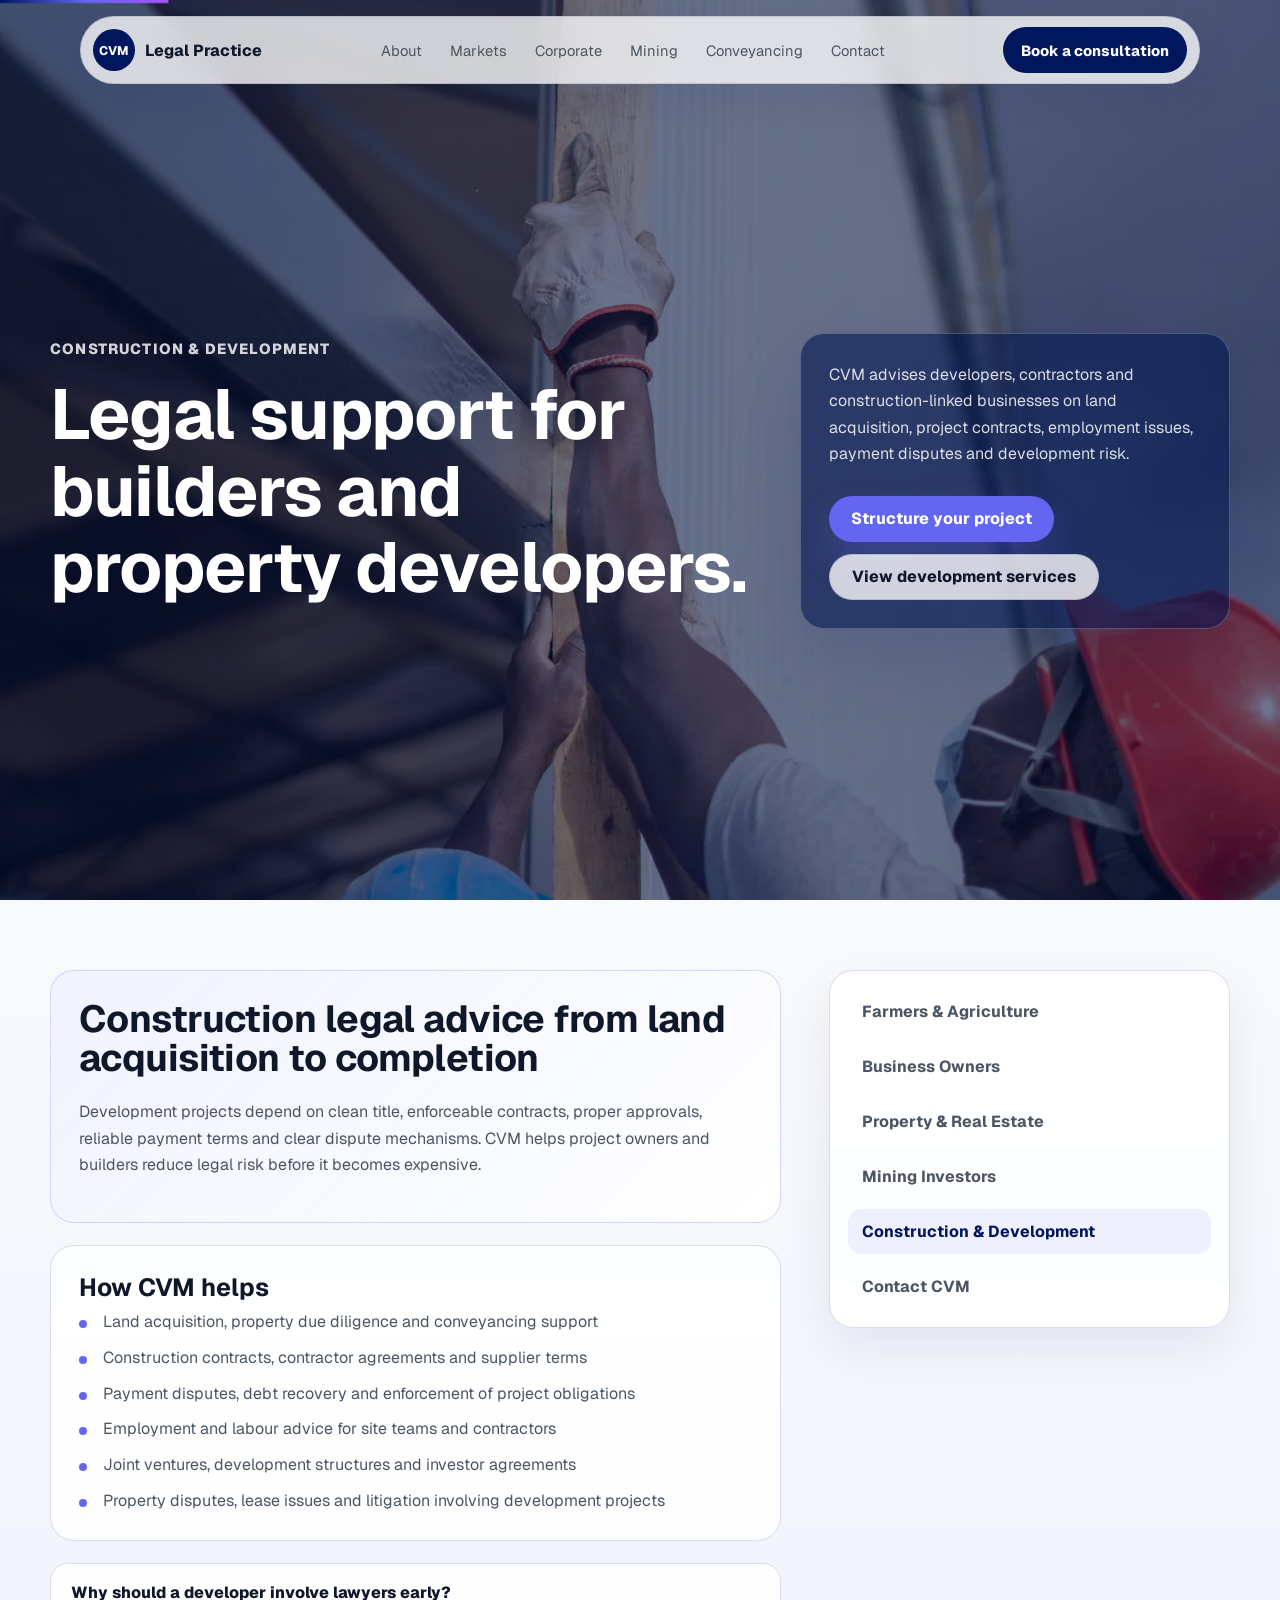
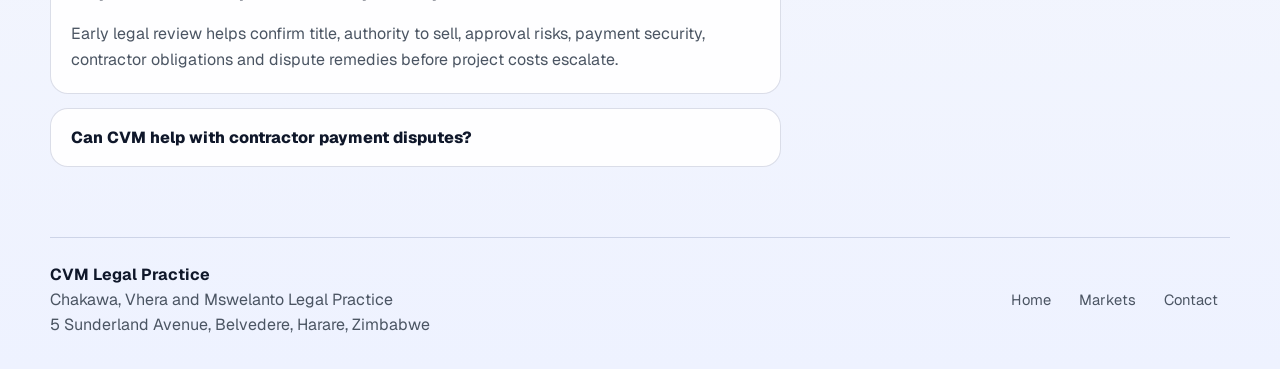
<file: construction-development-law.html>
<!doctype html>
<html lang="en">
  <head>
    <meta charset="utf-8" />
    <meta name="viewport" content="width=device-width, initial-scale=1" />
    <title>Construction & Property Development Lawyers Zimbabwe | CVM Legal</title>
    <meta name="description" content="Legal services for construction companies, builders and property developers in Zimbabwe. Contracts, land acquisition, labour, disputes and compliance." />
    <link rel="canonical" href="https://www.cvm.co.zw/construction-development-law.html" />
    <link rel="preconnect" href="https://fonts.googleapis.com" />
    <link rel="preconnect" href="https://fonts.gstatic.com" crossorigin />
    <link href="https://fonts.googleapis.com/css2?family=Geist:wght@100..900&display=swap" rel="stylesheet" />
    <link rel="stylesheet" href="styles.css" />
  </head>
  <body>
    <div class="scroll-progress" aria-hidden="true"></div>
    <header class="site-header" data-header>
      <a class="brand" href="index.html"><span class="brand-mark">CVM</span><span>Legal Practice</span></a>
      <nav class="nav-links" aria-label="Primary navigation"><a href="about.html">About</a><a href="index.html#markets">Markets</a><a href="corporate-law.html">Corporate</a><a href="mining-law.html">Mining</a><a href="conveyancing-harare.html">Conveyancing</a><a href="contact.html">Contact</a><a href="contact.html" class="nav-consult-mobile">Book a consultation</a></nav>
      <a class="nav-cta" href="contact.html"><span class="cta-full">Book a consultation</span><span class="cta-short">Consult</span></a>
    </header>
    <main>
      <section class="page-hero section-shell" style="--hero-image: url('images/afro-american-builders-wearing-helmets-face-masks-while-measuring-wall.webp'); --hero-position: center 45%;">
        <div class="page-hero-inner reveal">
          <div><p class="eyebrow">Construction & Development</p><h1>Legal support for builders and property developers.</h1></div>
          <div class="page-summary"><p>CVM advises developers, contractors and construction-linked businesses on land acquisition, project contracts, employment issues, payment disputes and development risk.</p><div class="hero-actions"><a class="button button-primary" href="contact.html">Structure your project</a><a class="button button-secondary" href="#details">View development services</a></div></div>
        </div>
      </section>
      <section class="content-section section-shell" id="details">
        <div class="content-grid">
          <div class="copy-block reveal">
            <div class="answer-block"><h2>Construction legal advice from land acquisition to completion</h2><p>Development projects depend on clean title, enforceable contracts, proper approvals, reliable payment terms and clear dispute mechanisms. CVM helps project owners and builders reduce legal risk before it becomes expensive.</p></div>
            <div class="services-list"><h3>How CVM helps</h3><ul><li>Land acquisition, property due diligence and conveyancing support</li><li>Construction contracts, contractor agreements and supplier terms</li><li>Payment disputes, debt recovery and enforcement of project obligations</li><li>Employment and labour advice for site teams and contractors</li><li>Joint ventures, development structures and investor agreements</li><li>Property disputes, lease issues and litigation involving development projects</li></ul></div>
            <div class="mini-faq"><details open><summary>Why should a developer involve lawyers early?</summary><p>Early legal review helps confirm title, authority to sell, approval risks, payment security, contractor obligations and dispute remedies before project costs escalate.</p></details><details><summary>Can CVM help with contractor payment disputes?</summary><p>Yes. CVM assists with demand letters, negotiation, debt recovery, litigation, arbitration and settlement strategies.</p></details></div>
          </div>
          <aside class="side-nav reveal"><a href="farmers-agriculture-law.html">Farmers & Agriculture</a><a href="business-legal-services.html">Business Owners</a><a href="property-real-estate-law.html">Property & Real Estate</a><a href="mining-investors-law.html">Mining Investors</a><a class="is-active" href="construction-development-law.html">Construction & Development</a><a href="contact.html">Contact CVM</a></aside>
        </div>
      </section>
    </main>
    <footer class="site-footer"><div><strong>CVM Legal Practice</strong><span>Chakawa, Vhera and Mswelanto Legal Practice</span><span>5 Sunderland Avenue, Belvedere, Harare, Zimbabwe</span></div><nav><a href="index.html">Home</a><a href="index.html#markets">Markets</a><a href="contact.html">Contact</a><a href="contact.html" class="nav-consult-mobile">Book a consultation</a></nav></footer>
    <script src="script.js"></script>
  </body>
</html>
</file>
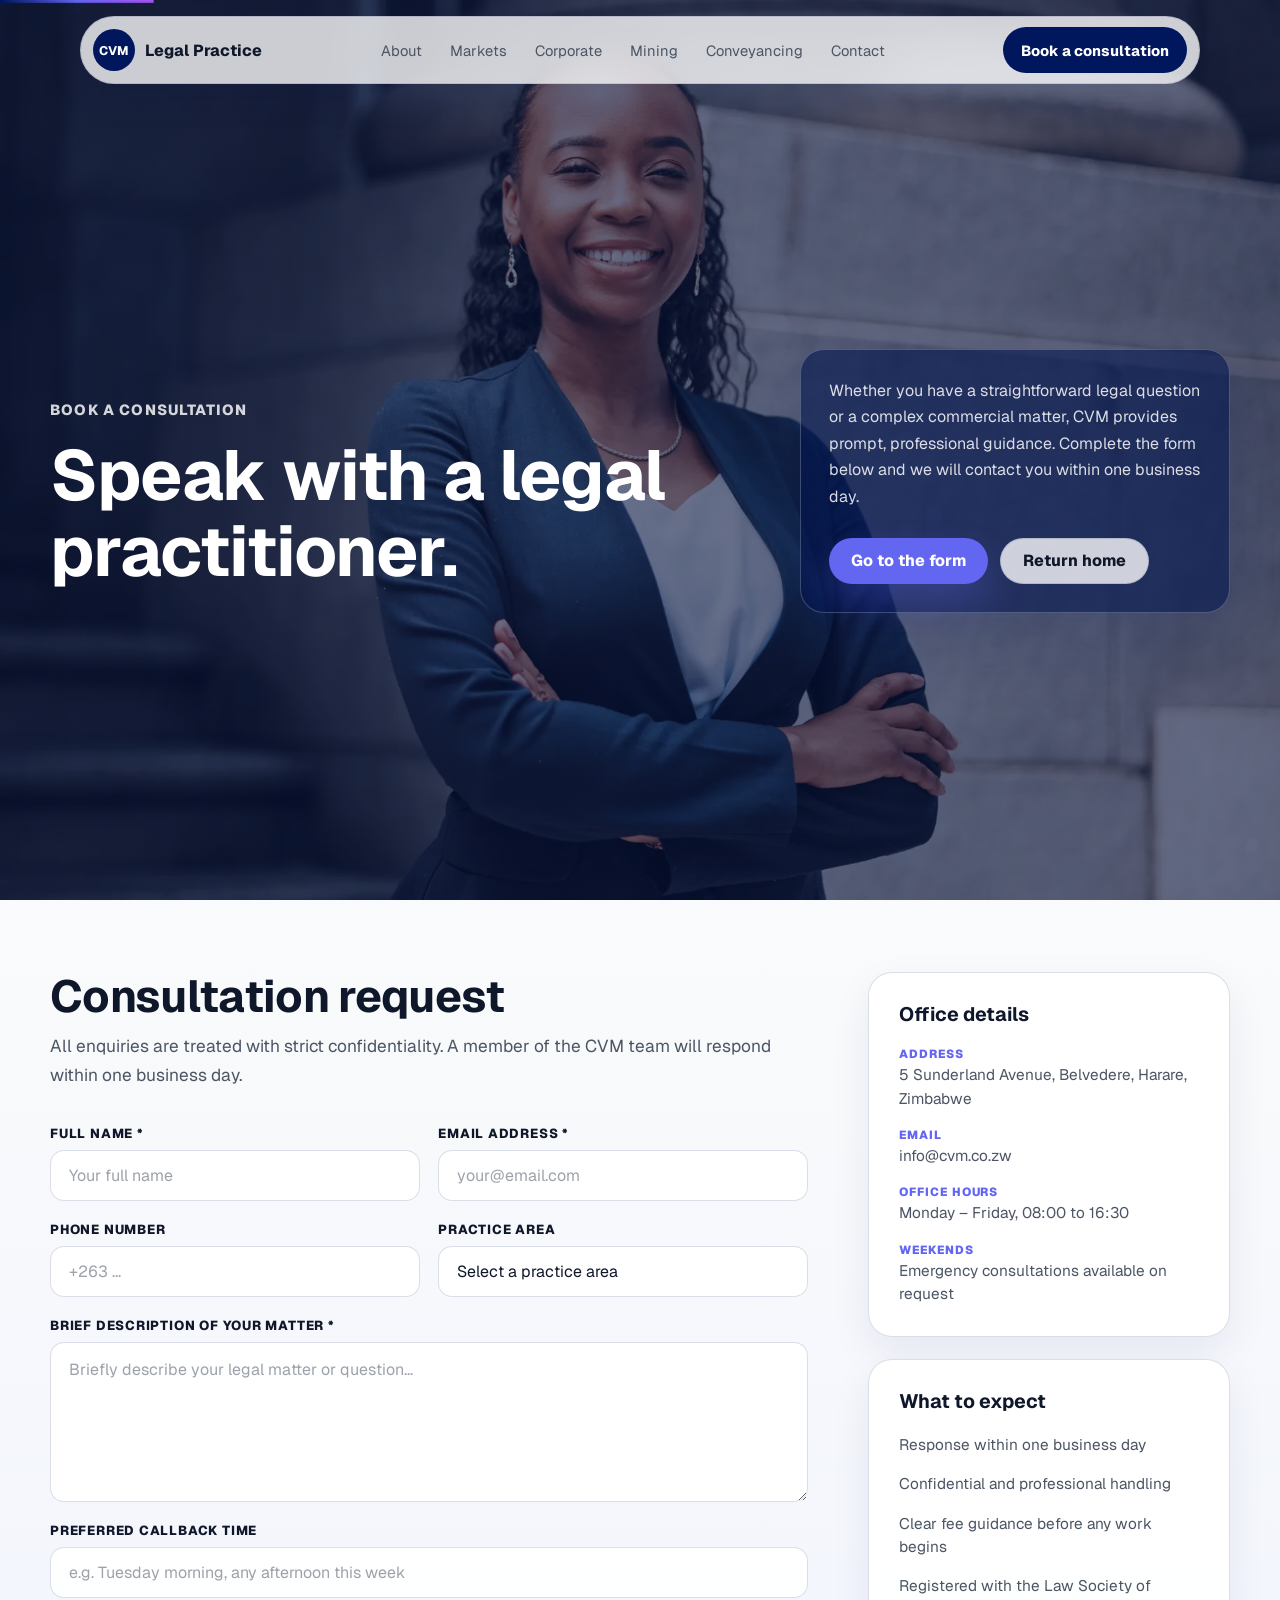
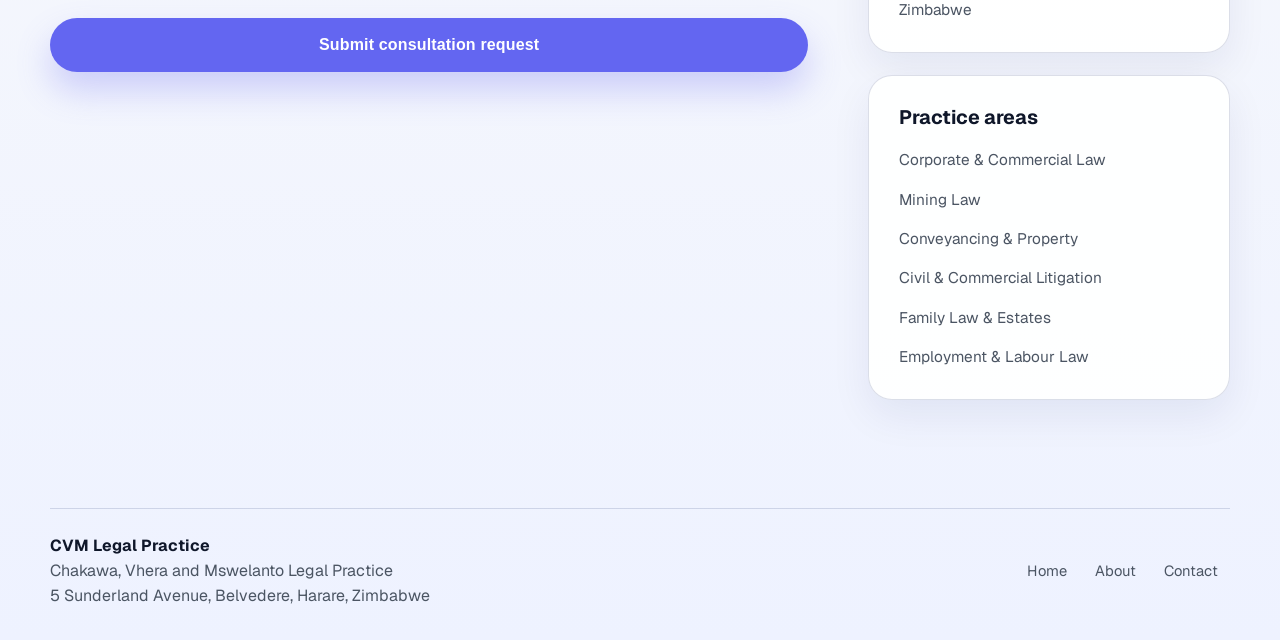
<file: contact.html>
<!doctype html>
<html lang="en">
  <head>
    <meta charset="utf-8" />
    <meta name="viewport" content="width=device-width, initial-scale=1" />
    <title>Book a Consultation | CVM Legal Practice, Harare</title>
    <meta name="description" content="Book a consultation with CVM Legal Practice. Corporate, mining, conveyancing, family law and more. Located at 5 Sunderland Avenue, Belvedere, Harare, Zimbabwe." />
    <link rel="canonical" href="https://www.cvm.co.zw/contact.html" />
    <link rel="preconnect" href="https://fonts.googleapis.com" />
    <link rel="preconnect" href="https://fonts.gstatic.com" crossorigin />
    <link href="https://fonts.googleapis.com/css2?family=Geist:wght@100..900&display=swap" rel="stylesheet" />
    <link rel="stylesheet" href="styles.css" />
  </head>
  <body>
    <div class="scroll-progress" aria-hidden="true"></div>
    <header class="site-header" data-header>
      <a class="brand" href="index.html" aria-label="CVM Legal Practice home">
        <span class="brand-mark">CVM</span>
        <span>Legal Practice</span>
      </a>
      <nav class="nav-links" aria-label="Primary navigation">
        <a href="about.html">About</a>
        <a href="index.html#markets">Markets</a>
        <a href="corporate-law.html">Corporate</a>
        <a href="mining-law.html">Mining</a>
        <a href="conveyancing-harare.html">Conveyancing</a>
        <a href="contact.html">Contact</a>
      </nav>
      <a class="nav-cta" href="contact.html">
        <span class="cta-full">Book a consultation</span>
        <span class="cta-short">Consult</span>
      </a>
    </header>

    <main>
      <section class="page-hero" style="--hero-image: url('images/arms-crossed-attorney-portrait-happy-black-woman-with-smile-confidence-working-law-firm-confidence-empowerment-proud-african-lawyer-with-leadership-vision-legal-agency.webp'); --hero-position: center top;">
        <div class="page-hero-inner reveal">
          <div>
            <p class="eyebrow">Book a consultation</p>
            <h1>Speak with a legal practitioner.</h1>
          </div>
          <div class="page-summary">
            <p>Whether you have a straightforward legal question or a complex commercial matter, CVM provides prompt, professional guidance. Complete the form below and we will contact you within one business day.</p>
            <div class="hero-actions">
              <a class="button button-primary" href="#form">Go to the form</a>
              <a class="button button-secondary" href="index.html">Return home</a>
            </div>
          </div>
        </div>
      </section>

      <section class="section-shell" id="form">
        <div class="consultation-layout">

          <div class="form-side reveal">
            <h2>Consultation request</h2>
            <p>All enquiries are treated with strict confidentiality. A member of the CVM team will respond within one business day.</p>

            <form class="consult-form" name="consultation" action="#" method="post" novalidate>
              <div class="form-row">
                <div class="form-group">
                  <label for="full-name">Full name *</label>
                  <input type="text" id="full-name" name="full_name" placeholder="Your full name" required />
                </div>
                <div class="form-group">
                  <label for="email">Email address *</label>
                  <input type="email" id="email" name="email" placeholder="your@email.com" required />
                </div>
              </div>

              <div class="form-row">
                <div class="form-group">
                  <label for="phone">Phone number</label>
                  <input type="tel" id="phone" name="phone" placeholder="+263 ..." />
                </div>
                <div class="form-group">
                  <label for="practice-area">Practice area</label>
                  <select id="practice-area" name="practice_area">
                    <option value="">Select a practice area</option>
                    <option value="corporate">Corporate &amp; Commercial Law</option>
                    <option value="mining">Mining Law</option>
                    <option value="conveyancing">Conveyancing &amp; Property</option>
                    <option value="litigation">Civil &amp; Commercial Litigation</option>
                    <option value="family">Family Law &amp; Estates</option>
                    <option value="employment">Employment &amp; Labour Law</option>
                    <option value="agriculture">Farmers &amp; Agriculture Law</option>
                    <option value="other">Other / Not sure</option>
                  </select>
                </div>
              </div>

              <div class="form-group">
                <label for="matter">Brief description of your matter *</label>
                <textarea id="matter" name="matter" rows="5" placeholder="Briefly describe your legal matter or question..." required></textarea>
              </div>

              <div class="form-group">
                <label for="callback">Preferred callback time</label>
                <input type="text" id="callback" name="callback" placeholder="e.g. Tuesday morning, any afternoon this week" />
              </div>

              <button type="submit" class="button button-primary form-submit">Submit consultation request</button>
            </form>
          </div>

          <aside class="contact-info-side reveal">
            <div class="info-card">
              <h3>Office details</h3>
              <ul>
                <li>
                  <strong>Address</strong>
                  <span>5 Sunderland Avenue, Belvedere, Harare, Zimbabwe</span>
                </li>
                <li>
                  <strong>Email</strong>
                  <a href="mailto:info@cvm.co.zw">info@cvm.co.zw</a>
                </li>
                <li>
                  <strong>Office hours</strong>
                  <span>Monday – Friday, 08:00 to 16:30</span>
                </li>
                <li>
                  <strong>Weekends</strong>
                  <span>Emergency consultations available on request</span>
                </li>
              </ul>
            </div>
            <div class="info-card">
              <h3>What to expect</h3>
              <ul>
                <li><span>Response within one business day</span></li>
                <li><span>Confidential and professional handling</span></li>
                <li><span>Clear fee guidance before any work begins</span></li>
                <li><span>Registered with the Law Society of Zimbabwe</span></li>
              </ul>
            </div>
            <div class="info-card">
              <h3>Practice areas</h3>
              <ul>
                <li><a href="corporate-law.html">Corporate &amp; Commercial Law</a></li>
                <li><a href="mining-law.html">Mining Law</a></li>
                <li><a href="conveyancing-harare.html">Conveyancing &amp; Property</a></li>
                <li><a href="litigation.html">Civil &amp; Commercial Litigation</a></li>
                <li><a href="family-law.html">Family Law &amp; Estates</a></li>
                <li><a href="employment-labour-law.html">Employment &amp; Labour Law</a></li>
              </ul>
            </div>
          </aside>

        </div>
      </section>
    </main>

    <footer class="site-footer">
      <div>
        <strong>CVM Legal Practice</strong>
        <span>Chakawa, Vhera and Mswelanto Legal Practice</span>
        <span>5 Sunderland Avenue, Belvedere, Harare, Zimbabwe</span>
      </div>
      <nav aria-label="Footer navigation">
        <a href="index.html">Home</a>
        <a href="about.html">About</a>
        <a href="contact.html">Contact</a>
      </nav>
    </footer>

    <script src="script.js"></script>
  </body>
</html>
</file>
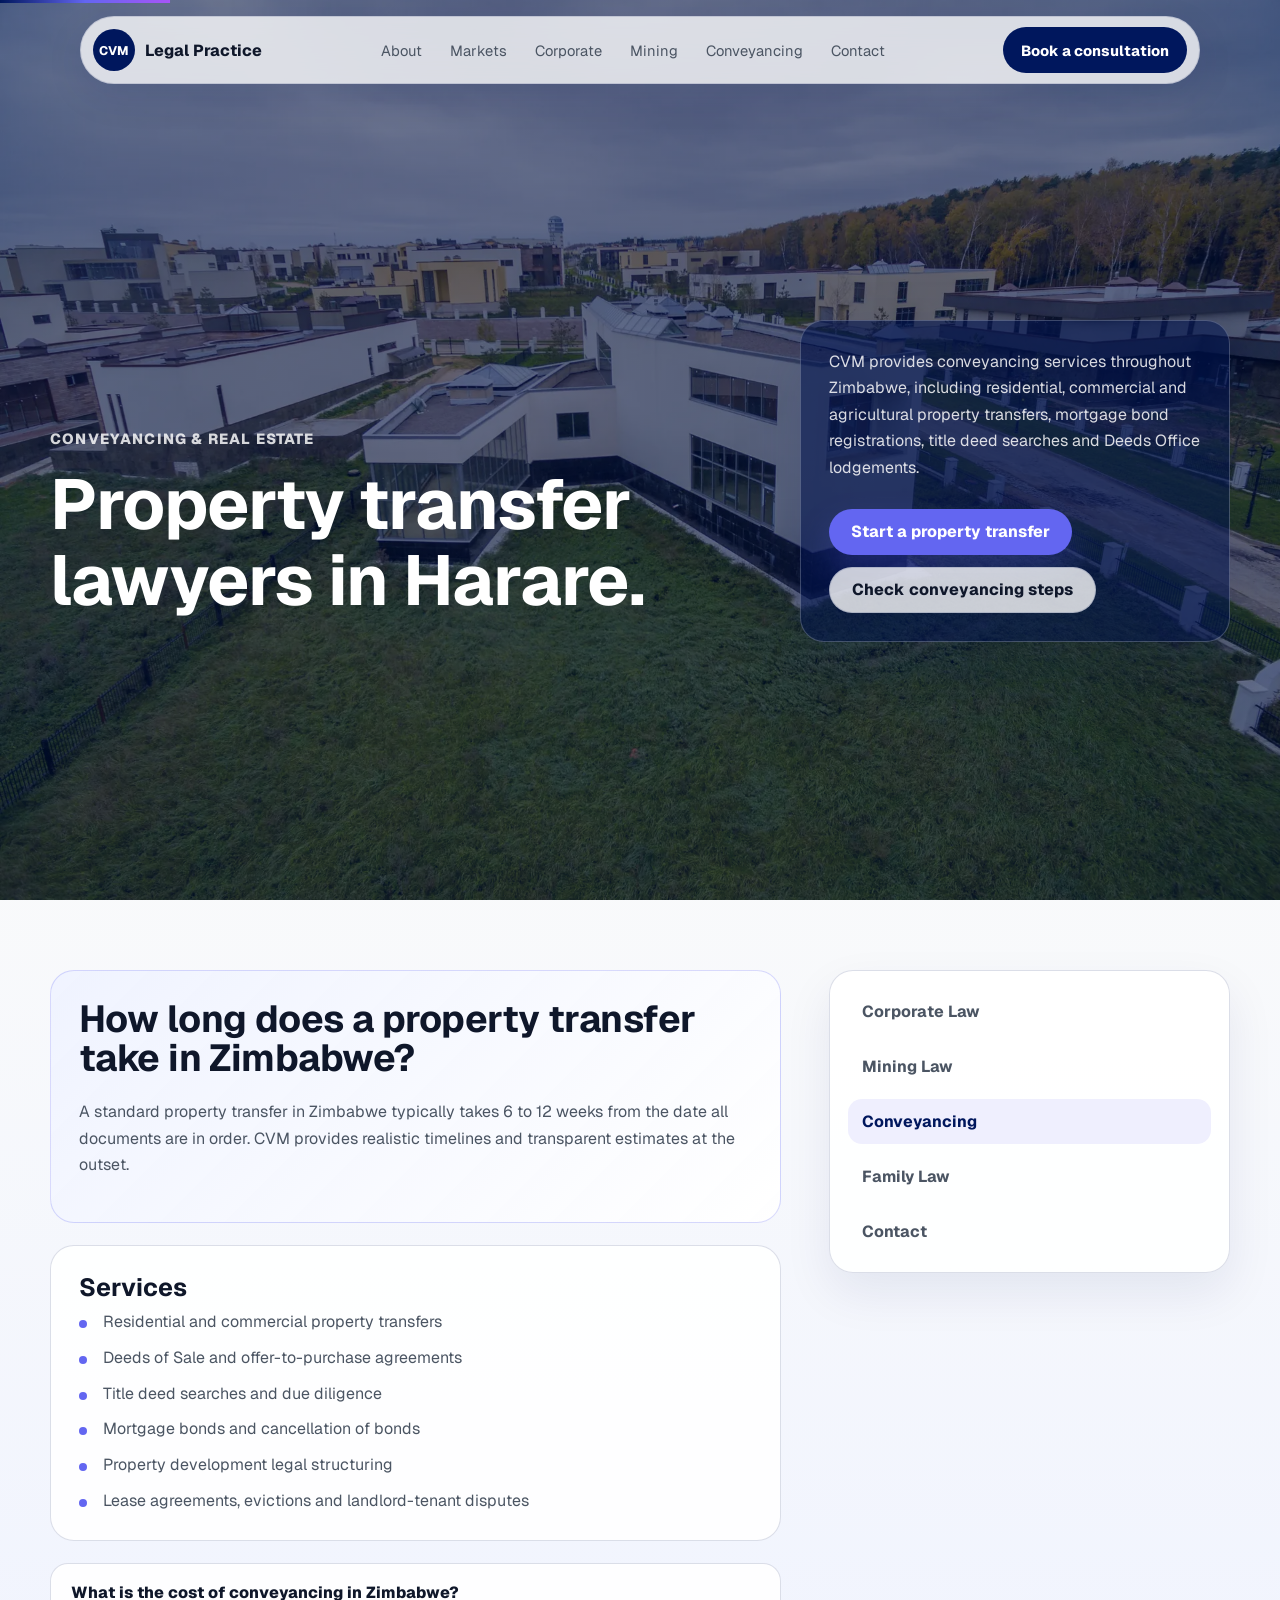
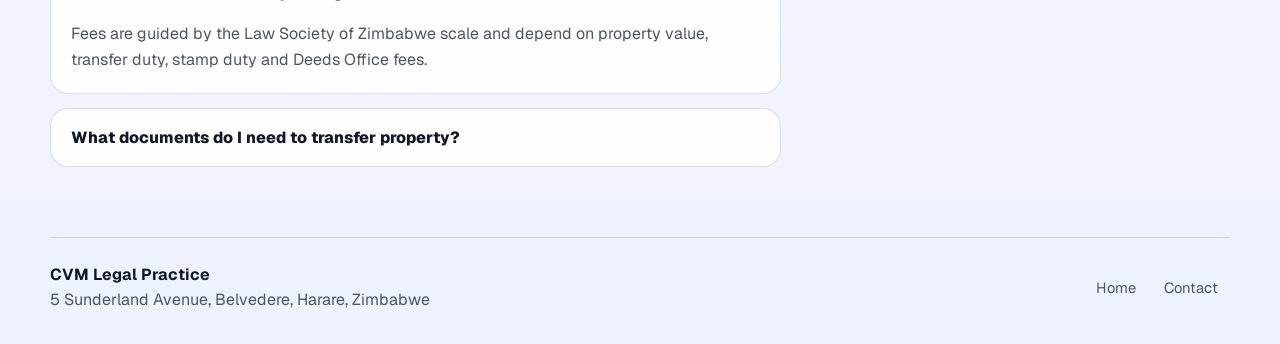
<file: conveyancing-harare.html>
<!doctype html>
<html lang="en">
  <head>
    <meta charset="utf-8" />
    <meta name="viewport" content="width=device-width, initial-scale=1" />
    <title>Conveyancing Lawyers Harare | CVM Legal</title>
    <meta name="description" content="Trusted conveyancing attorneys in Harare. CVM Legal Practice handles residential, commercial and agricultural property transfers across Zimbabwe." />
    <link rel="canonical" href="https://www.cvm.co.zw/conveyancing-harare.html" />
    <link rel="preconnect" href="https://fonts.googleapis.com" />
    <link rel="preconnect" href="https://fonts.gstatic.com" crossorigin />
    <link href="https://fonts.googleapis.com/css2?family=Geist:wght@100..900&display=swap" rel="stylesheet" />
    <link rel="stylesheet" href="styles.css" />
  </head>
  <body>
    <div class="scroll-progress" aria-hidden="true"></div>
    <header class="site-header" data-header><a class="brand" href="index.html"><span class="brand-mark">CVM</span><span>Legal Practice</span></a><nav class="nav-links" aria-label="Primary navigation"><a href="about.html">About</a><a href="index.html#markets">Markets</a><a href="corporate-law.html">Corporate</a><a href="mining-law.html">Mining</a><a href="conveyancing-harare.html">Conveyancing</a><a href="contact.html">Contact</a><a href="contact.html" class="nav-consult-mobile">Book a consultation</a></nav><a class="nav-cta" href="contact.html"><span class="cta-full">Book a consultation</span><span class="cta-short">Consult</span></a></header>
    <main>
      <section class="page-hero section-shell" style="--hero-image: url('images/modern-country-houses-construction.webp'); --hero-position: center 42%;">
        <div class="page-hero-inner reveal">
          <div><p class="eyebrow">Conveyancing & Real Estate</p><h1>Property transfer lawyers in Harare.</h1></div>
          <div class="page-summary"><p>CVM provides conveyancing services throughout Zimbabwe, including residential, commercial and agricultural property transfers, mortgage bond registrations, title deed searches and Deeds Office lodgements.</p><div class="hero-actions"><a class="button button-primary" href="contact.html">Start a property transfer</a><a class="button button-secondary" href="#details">Check conveyancing steps</a></div></div>
        </div>
      </section>
      <section class="content-section section-shell" id="details"><div class="content-grid"><div class="copy-block reveal">
        <div class="answer-block"><h2>How long does a property transfer take in Zimbabwe?</h2><p>A standard property transfer in Zimbabwe typically takes 6 to 12 weeks from the date all documents are in order. CVM provides realistic timelines and transparent estimates at the outset.</p></div>
        <div class="services-list"><h3>Services</h3><ul><li>Residential and commercial property transfers</li><li>Deeds of Sale and offer-to-purchase agreements</li><li>Title deed searches and due diligence</li><li>Mortgage bonds and cancellation of bonds</li><li>Property development legal structuring</li><li>Lease agreements, evictions and landlord-tenant disputes</li></ul></div>
        <div class="mini-faq"><details open><summary>What is the cost of conveyancing in Zimbabwe?</summary><p>Fees are guided by the Law Society of Zimbabwe scale and depend on property value, transfer duty, stamp duty and Deeds Office fees.</p></details><details><summary>What documents do I need to transfer property?</summary><p>Common documents include a signed Deed of Sale, seller's title deed, ZIMRA clearance, identity documents and rates clearance.</p></details></div>
      </div><aside class="side-nav reveal"><a href="corporate-law.html">Corporate Law</a><a href="mining-law.html">Mining Law</a><a class="is-active" href="conveyancing-harare.html">Conveyancing</a><a href="family-law.html">Family Law</a><a href="contact.html">Contact</a></aside></div></section>
    </main>
    <footer class="site-footer"><div><strong>CVM Legal Practice</strong><span>5 Sunderland Avenue, Belvedere, Harare, Zimbabwe</span></div><nav><a href="index.html">Home</a><a href="contact.html">Contact</a><a href="contact.html" class="nav-consult-mobile">Book a consultation</a></nav></footer>
    <script src="script.js"></script>
  </body>
</html>
</file>
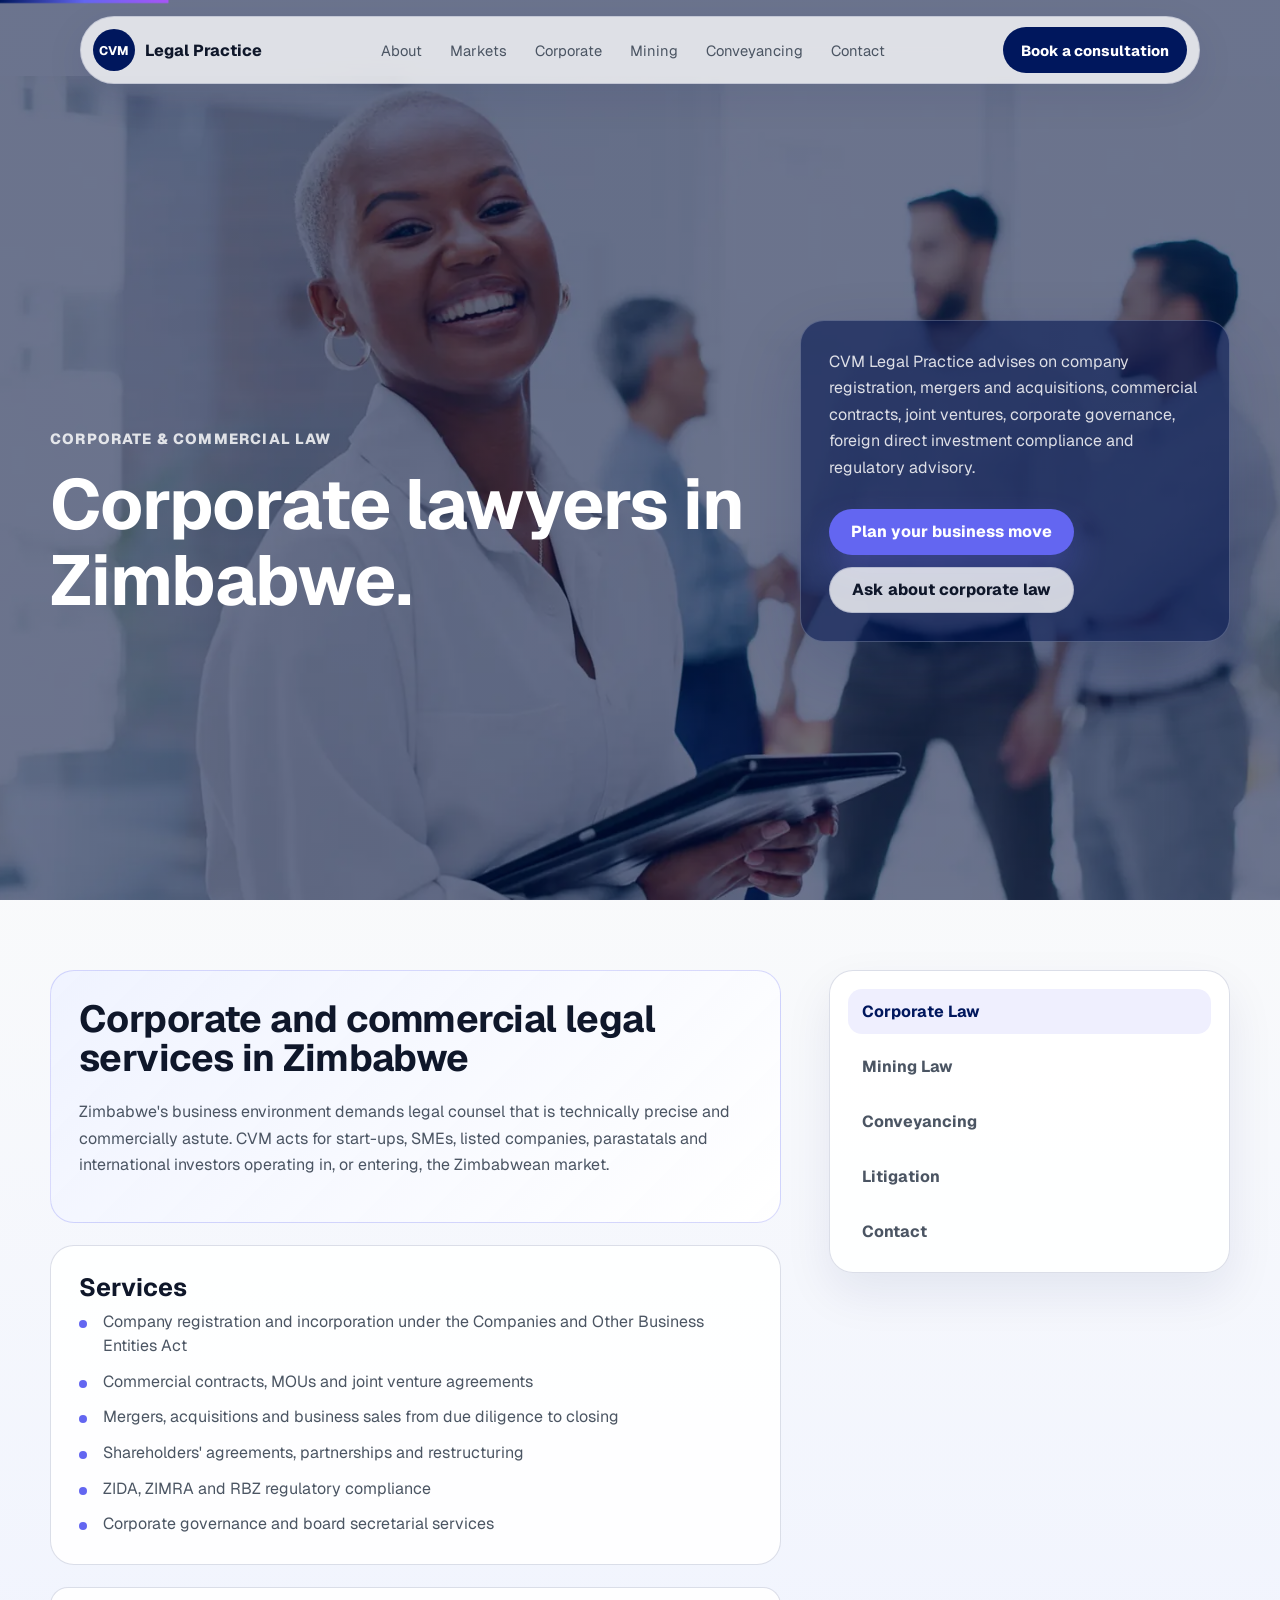
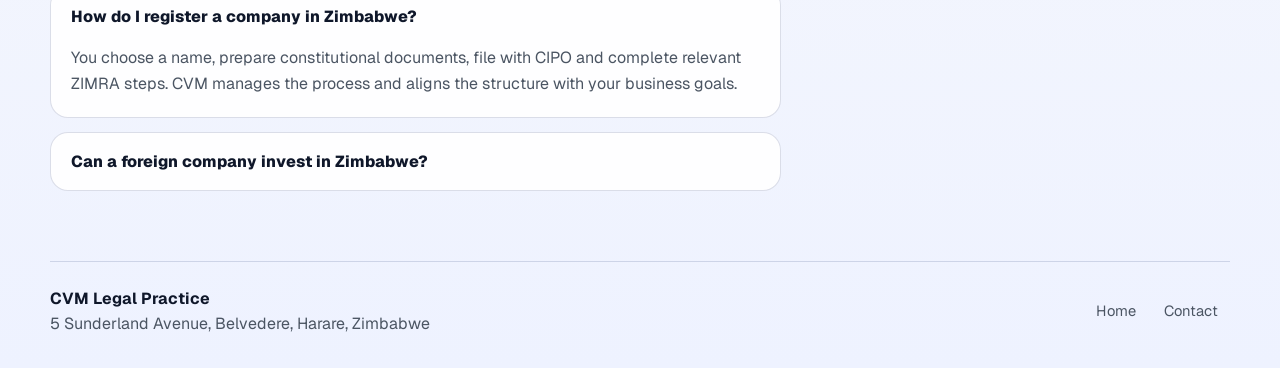
<file: corporate-law.html>
<!doctype html>
<html lang="en">
  <head>
    <meta charset="utf-8" />
    <meta name="viewport" content="width=device-width, initial-scale=1" />
    <title>Corporate Lawyers Zimbabwe | CVM Legal</title>
    <meta name="description" content="CVM Legal Practice offers expert corporate and commercial legal services in Zimbabwe: company registration, M&A, contracts and regulatory compliance." />
    <link rel="canonical" href="https://www.cvm.co.zw/corporate-law.html" />
    <link rel="preconnect" href="https://fonts.googleapis.com" />
    <link rel="preconnect" href="https://fonts.gstatic.com" crossorigin />
    <link href="https://fonts.googleapis.com/css2?family=Geist:wght@100..900&display=swap" rel="stylesheet" />
    <link rel="stylesheet" href="styles.css" />
  </head>
  <body>
    <div class="scroll-progress" aria-hidden="true"></div>
    <header class="site-header" data-header>
      <a class="brand" href="index.html"><span class="brand-mark">CVM</span><span>Legal Practice</span></a>
      <nav class="nav-links" aria-label="Primary navigation"><a href="about.html">About</a><a href="index.html#markets">Markets</a><a href="corporate-law.html">Corporate</a><a href="mining-law.html">Mining</a><a href="conveyancing-harare.html">Conveyancing</a><a href="contact.html">Contact</a><a href="contact.html" class="nav-consult-mobile">Book a consultation</a></nav>
      <a class="nav-cta" href="contact.html"><span class="cta-full">Book a consultation</span><span class="cta-short">Consult</span></a>
    </header>
    <main>
      <section class="page-hero section-shell" style="--hero-image: url('images/face-corporate-black-woman-with-tablet-smile-digital-marketing-sales-growth-goals-workplace-portrait-african-american-female-employee-leader-with-happiness-online-schedule(2).webp'); --hero-position: 34% 76px;">
        <div class="page-hero-inner reveal">
          <div><p class="eyebrow">Corporate & Commercial Law</p><h1>Corporate lawyers in Zimbabwe.</h1></div>
          <div class="page-summary"><p>CVM Legal Practice advises on company registration, mergers and acquisitions, commercial contracts, joint ventures, corporate governance, foreign direct investment compliance and regulatory advisory.</p><div class="hero-actions"><a class="button button-primary" href="contact.html">Plan your business move</a><a class="button button-secondary" href="#details">Ask about corporate law</a></div></div>
        </div>
      </section>
      <section class="content-section section-shell" id="details">
        <div class="content-grid">
          <div class="copy-block reveal">
            <div class="answer-block"><h2>Corporate and commercial legal services in Zimbabwe</h2><p>Zimbabwe's business environment demands legal counsel that is technically precise and commercially astute. CVM acts for start-ups, SMEs, listed companies, parastatals and international investors operating in, or entering, the Zimbabwean market.</p></div>
            <div class="services-list"><h3>Services</h3><ul><li>Company registration and incorporation under the Companies and Other Business Entities Act</li><li>Commercial contracts, MOUs and joint venture agreements</li><li>Mergers, acquisitions and business sales from due diligence to closing</li><li>Shareholders' agreements, partnerships and restructuring</li><li>ZIDA, ZIMRA and RBZ regulatory compliance</li><li>Corporate governance and board secretarial services</li></ul></div>
            <div class="mini-faq"><details open><summary>How do I register a company in Zimbabwe?</summary><p>You choose a name, prepare constitutional documents, file with CIPO and complete relevant ZIMRA steps. CVM manages the process and aligns the structure with your business goals.</p></details><details><summary>Can a foreign company invest in Zimbabwe?</summary><p>Yes. Foreign investors can establish subsidiaries, joint ventures or branches, subject to ZIDA requirements and sector-specific approvals.</p></details></div>
          </div>
          <aside class="side-nav reveal"><a class="is-active" href="corporate-law.html">Corporate Law</a><a href="mining-law.html">Mining Law</a><a href="conveyancing-harare.html">Conveyancing</a><a href="litigation.html">Litigation</a><a href="contact.html">Contact</a></aside>
        </div>
      </section>
    </main>
    <footer class="site-footer"><div><strong>CVM Legal Practice</strong><span>5 Sunderland Avenue, Belvedere, Harare, Zimbabwe</span></div><nav><a href="index.html">Home</a><a href="contact.html">Contact</a><a href="contact.html" class="nav-consult-mobile">Book a consultation</a></nav></footer>
    <script src="script.js"></script>
  </body>
</html>
</file>
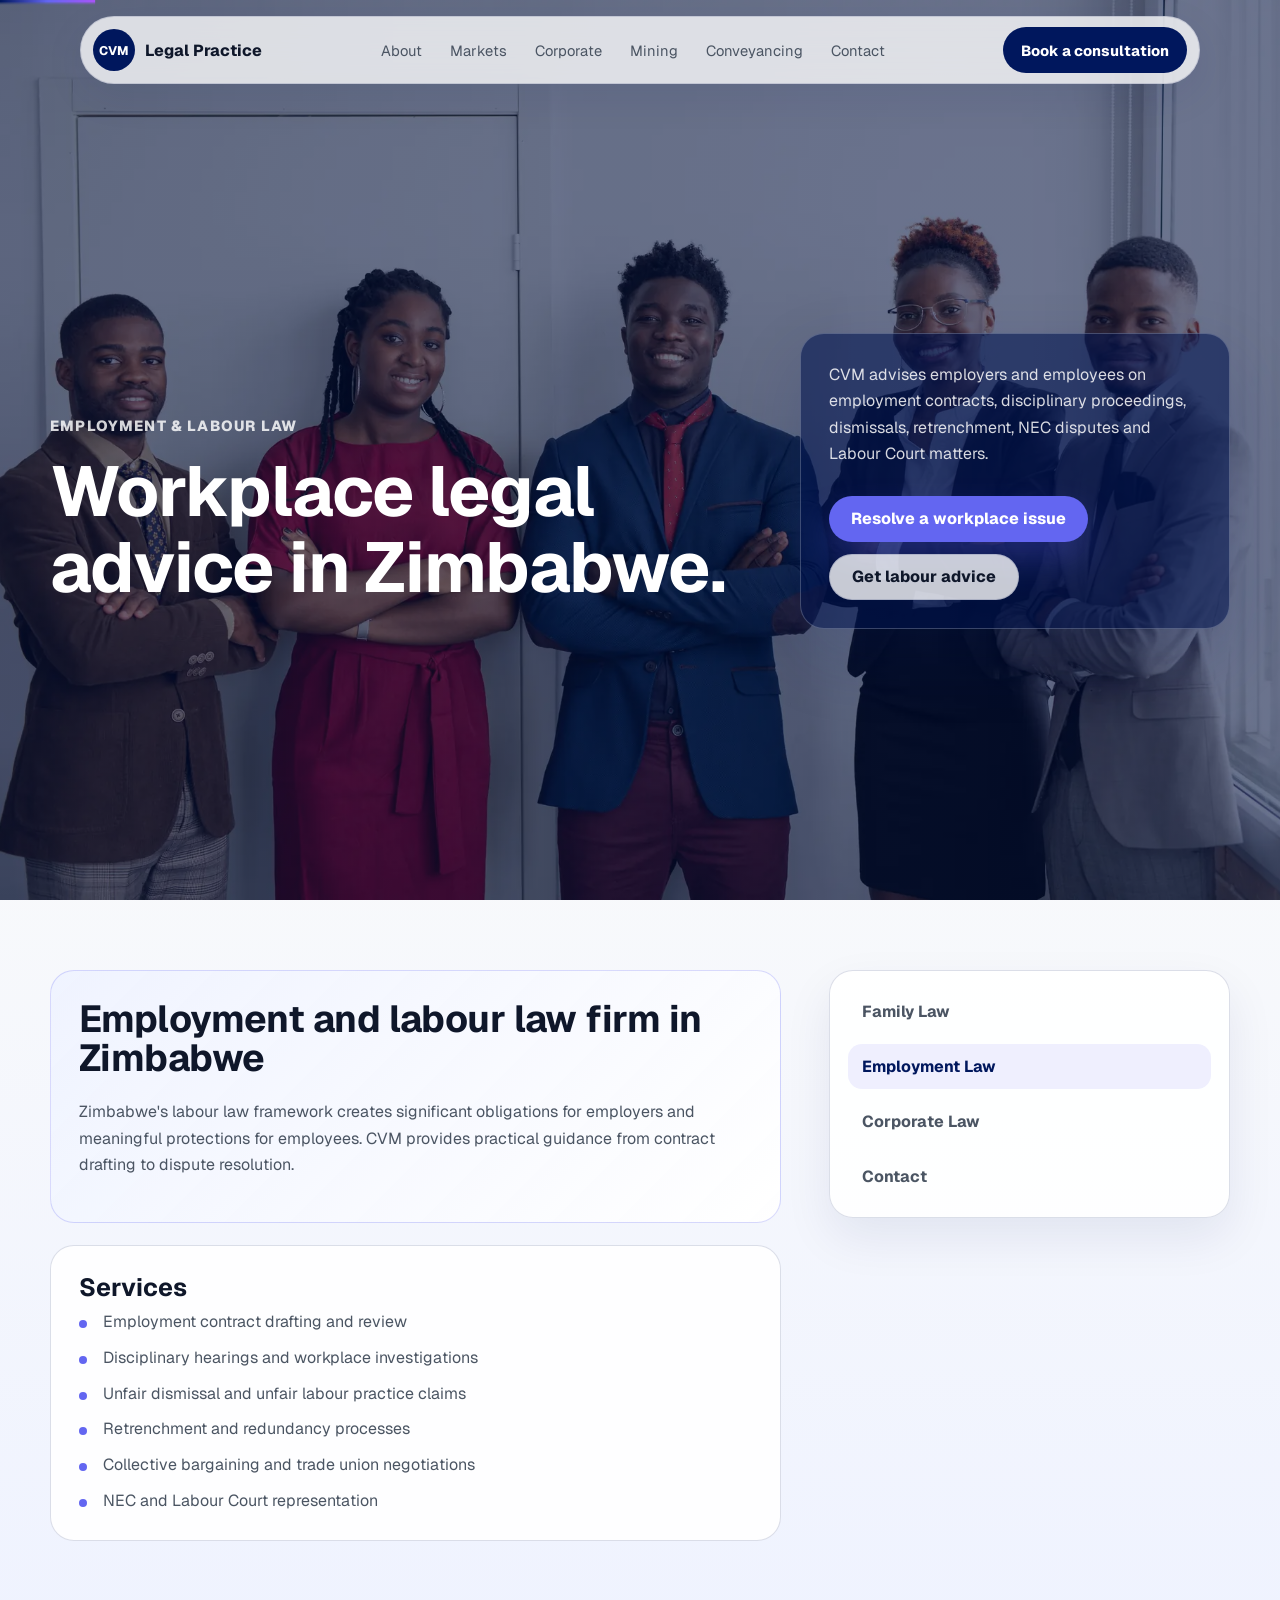
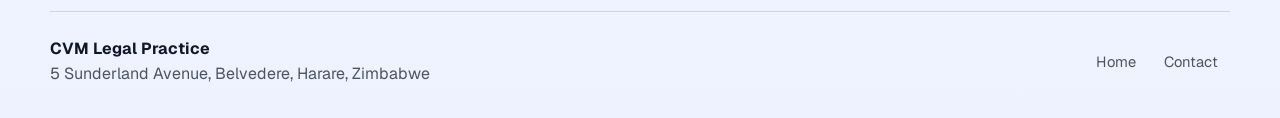
<file: employment-labour-law.html>
<!doctype html>
<html lang="en">
  <head>
    <meta charset="utf-8" />
    <meta name="viewport" content="width=device-width, initial-scale=1" />
    <title>Labour Law Firm Zimbabwe | CVM Legal Practice</title>
    <meta name="description" content="Zimbabwe employment and labour law specialists. CVM advises employers and employees on contracts, dismissals, NEC disputes and Labour Court proceedings." />
    <link rel="canonical" href="https://www.cvm.co.zw/employment-labour-law.html" />
    <link rel="preconnect" href="https://fonts.googleapis.com" />
    <link rel="preconnect" href="https://fonts.gstatic.com" crossorigin />
    <link href="https://fonts.googleapis.com/css2?family=Geist:wght@100..900&display=swap" rel="stylesheet" />
    <link rel="stylesheet" href="styles.css" />
  </head>
  <body>
    <div class="scroll-progress" aria-hidden="true"></div>
    <header class="site-header" data-header><a class="brand" href="index.html"><span class="brand-mark">CVM</span><span>Legal Practice</span></a><nav class="nav-links" aria-label="Primary navigation"><a href="about.html">About</a><a href="index.html#markets">Markets</a><a href="corporate-law.html">Corporate</a><a href="mining-law.html">Mining</a><a href="conveyancing-harare.html">Conveyancing</a><a href="contact.html">Contact</a><a href="contact.html" class="nav-consult-mobile">Book a consultation</a></nav><a class="nav-cta" href="contact.html"><span class="cta-full">Book a consultation</span><span class="cta-short">Consult</span></a></header>
    <main>
      <section class="page-hero section-shell" style="--hero-image: url('images/team-young-african-people-office(1).webp'); --hero-position: center 35%;">
        <div class="page-hero-inner reveal">
          <div><p class="eyebrow">Employment & Labour Law</p><h1>Workplace legal advice in Zimbabwe.</h1></div>
          <div class="page-summary"><p>CVM advises employers and employees on employment contracts, disciplinary proceedings, dismissals, retrenchment, NEC disputes and Labour Court matters.</p><div class="hero-actions"><a class="button button-primary" href="contact.html">Resolve a workplace issue</a><a class="button button-secondary" href="#details">Get labour advice</a></div></div>
        </div>
      </section>
      <section class="content-section section-shell" id="details"><div class="content-grid"><div class="copy-block reveal">
        <div class="answer-block"><h2>Employment and labour law firm in Zimbabwe</h2><p>Zimbabwe's labour law framework creates significant obligations for employers and meaningful protections for employees. CVM provides practical guidance from contract drafting to dispute resolution.</p></div>
        <div class="services-list"><h3>Services</h3><ul><li>Employment contract drafting and review</li><li>Disciplinary hearings and workplace investigations</li><li>Unfair dismissal and unfair labour practice claims</li><li>Retrenchment and redundancy processes</li><li>Collective bargaining and trade union negotiations</li><li>NEC and Labour Court representation</li></ul></div>
      </div><aside class="side-nav reveal"><a href="family-law.html">Family Law</a><a class="is-active" href="employment-labour-law.html">Employment Law</a><a href="corporate-law.html">Corporate Law</a><a href="contact.html">Contact</a></aside></div></section>
    </main>
    <footer class="site-footer"><div><strong>CVM Legal Practice</strong><span>5 Sunderland Avenue, Belvedere, Harare, Zimbabwe</span></div><nav><a href="index.html">Home</a><a href="contact.html">Contact</a><a href="contact.html" class="nav-consult-mobile">Book a consultation</a></nav></footer>
    <script src="script.js"></script>
  </body>
</html>
</file>
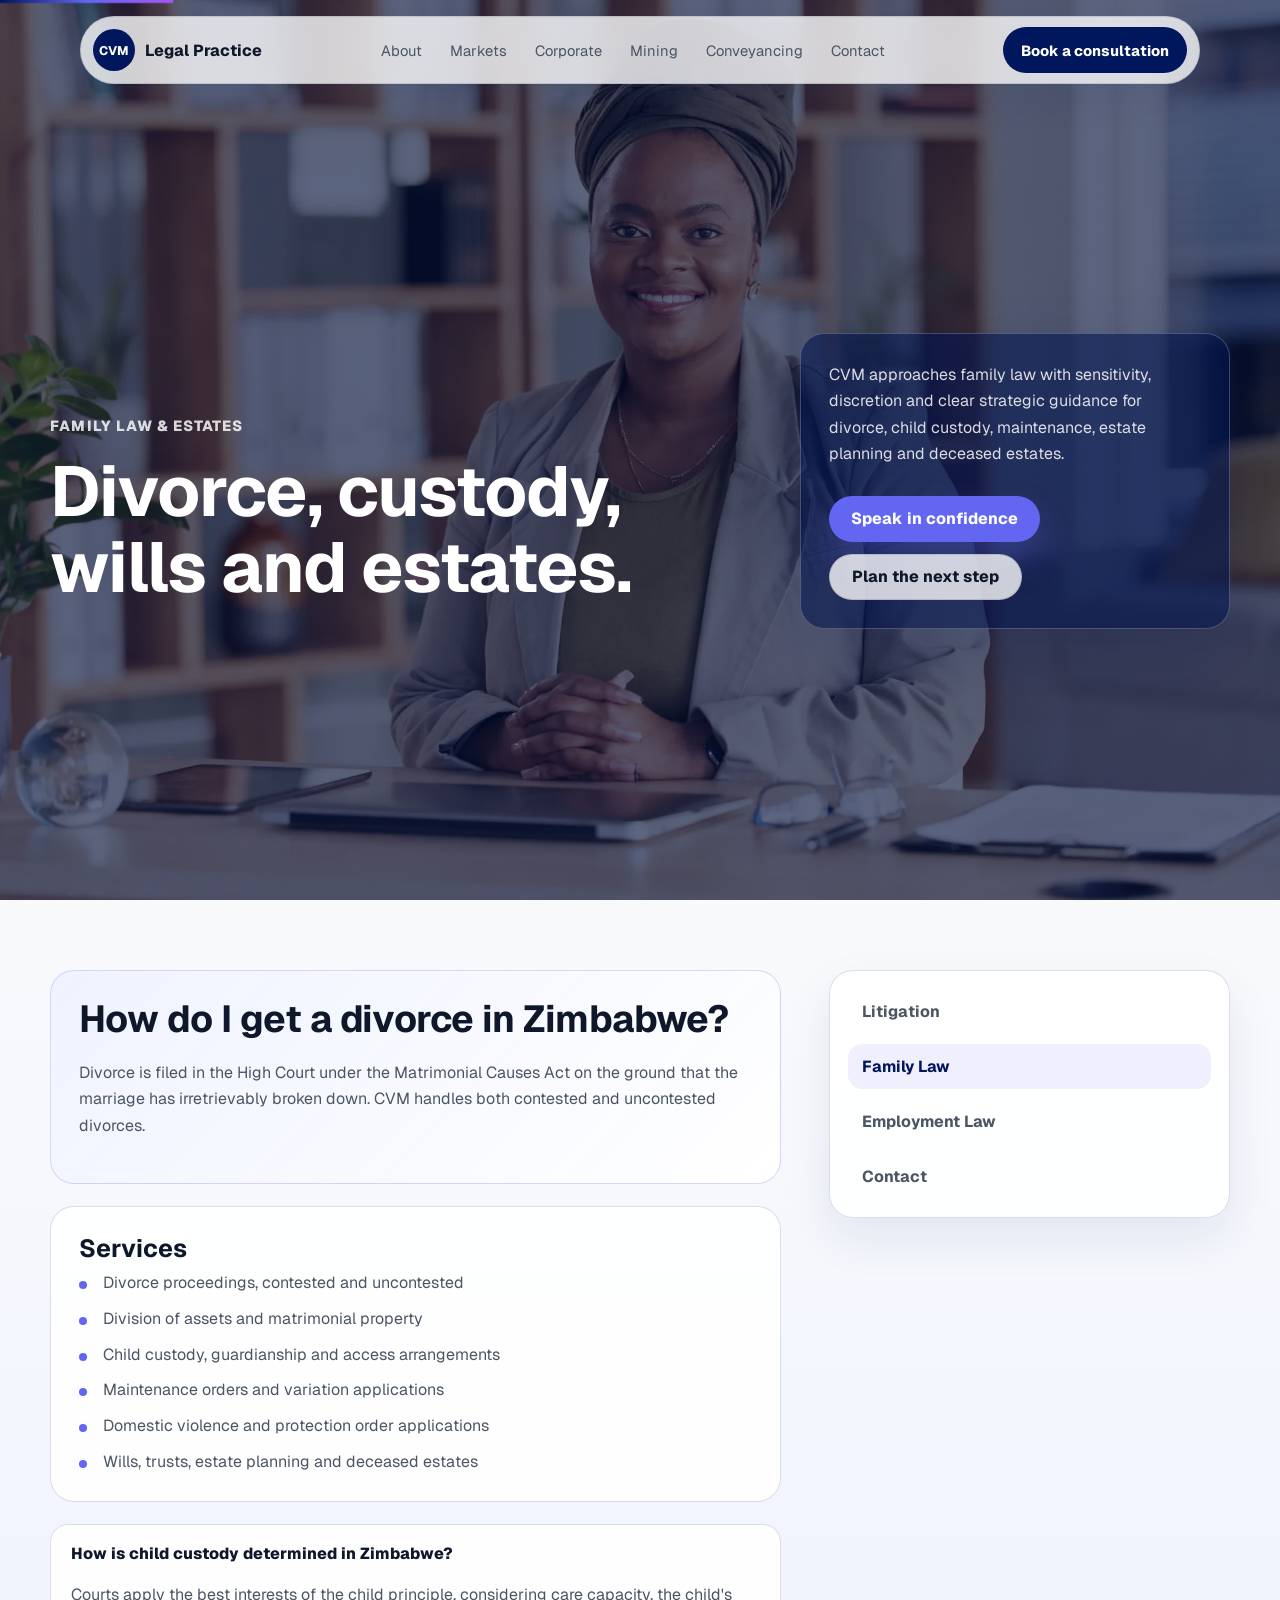
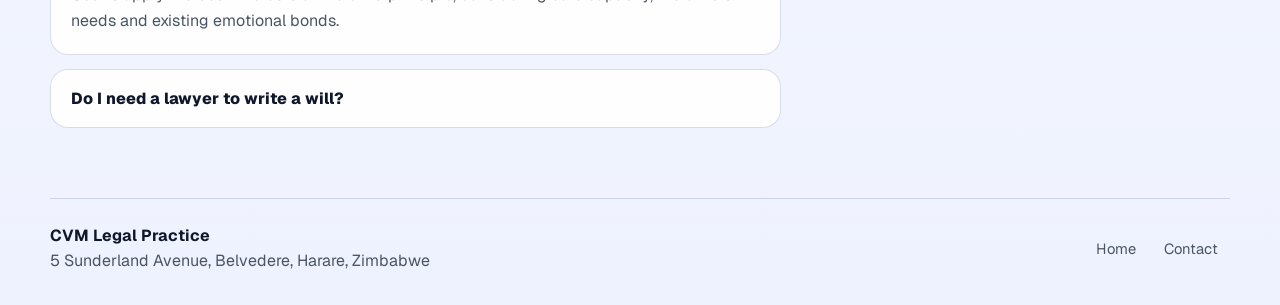
<file: family-law.html>
<!doctype html>
<html lang="en">
  <head>
    <meta charset="utf-8" />
    <meta name="viewport" content="width=device-width, initial-scale=1" />
    <title>Family Law Attorneys Zimbabwe | CVM Legal</title>
    <meta name="description" content="Sensitive, expert family law advice in Zimbabwe. Divorce, child custody, estates and wills handled with discretion by CVM Legal Practice, Harare." />
    <link rel="canonical" href="https://www.cvm.co.zw/family-law.html" />
    <link rel="preconnect" href="https://fonts.googleapis.com" />
    <link rel="preconnect" href="https://fonts.gstatic.com" crossorigin />
    <link href="https://fonts.googleapis.com/css2?family=Geist:wght@100..900&display=swap" rel="stylesheet" />
    <link rel="stylesheet" href="styles.css" />
  </head>
  <body>
    <div class="scroll-progress" aria-hidden="true"></div>
    <header class="site-header" data-header><a class="brand" href="index.html"><span class="brand-mark">CVM</span><span>Legal Practice</span></a><nav class="nav-links" aria-label="Primary navigation"><a href="about.html">About</a><a href="index.html#markets">Markets</a><a href="corporate-law.html">Corporate</a><a href="mining-law.html">Mining</a><a href="conveyancing-harare.html">Conveyancing</a><a href="contact.html">Contact</a><a href="contact.html" class="nav-consult-mobile">Book a consultation</a></nav><a class="nav-cta" href="contact.html"><span class="cta-full">Book a consultation</span><span class="cta-short">Consult</span></a></header>
    <main>
      <section class="page-hero section-shell" style="--hero-image: url('images/black-woman-working-business-portrait-with-smile-office-workplace-lawyer-corporate-company-with-legal-advice-happy-success-confidence-attorney-employee-desk.webp'); --hero-position: center 38%;">
        <div class="page-hero-inner reveal">
          <div><p class="eyebrow">Family Law & Estates</p><h1>Divorce, custody, wills and estates.</h1></div>
          <div class="page-summary"><p>CVM approaches family law with sensitivity, discretion and clear strategic guidance for divorce, child custody, maintenance, estate planning and deceased estates.</p><div class="hero-actions"><a class="button button-primary" href="contact.html">Speak in confidence</a><a class="button button-secondary" href="#details">Plan the next step</a></div></div>
        </div>
      </section>
      <section class="content-section section-shell" id="details"><div class="content-grid"><div class="copy-block reveal">
        <div class="answer-block"><h2>How do I get a divorce in Zimbabwe?</h2><p>Divorce is filed in the High Court under the Matrimonial Causes Act on the ground that the marriage has irretrievably broken down. CVM handles both contested and uncontested divorces.</p></div>
        <div class="services-list"><h3>Services</h3><ul><li>Divorce proceedings, contested and uncontested</li><li>Division of assets and matrimonial property</li><li>Child custody, guardianship and access arrangements</li><li>Maintenance orders and variation applications</li><li>Domestic violence and protection order applications</li><li>Wills, trusts, estate planning and deceased estates</li></ul></div>
        <div class="mini-faq"><details open><summary>How is child custody determined in Zimbabwe?</summary><p>Courts apply the best interests of the child principle, considering care capacity, the child's needs and existing emotional bonds.</p></details><details><summary>Do I need a lawyer to write a will?</summary><p>A professionally drafted will reduces disputes, improves enforceability and can minimise estate administration delays.</p></details></div>
      </div><aside class="side-nav reveal"><a href="litigation.html">Litigation</a><a class="is-active" href="family-law.html">Family Law</a><a href="employment-labour-law.html">Employment Law</a><a href="contact.html">Contact</a></aside></div></section>
    </main>
    <footer class="site-footer"><div><strong>CVM Legal Practice</strong><span>5 Sunderland Avenue, Belvedere, Harare, Zimbabwe</span></div><nav><a href="index.html">Home</a><a href="contact.html">Contact</a><a href="contact.html" class="nav-consult-mobile">Book a consultation</a></nav></footer>
    <script src="script.js"></script>
  </body>
</html>
</file>
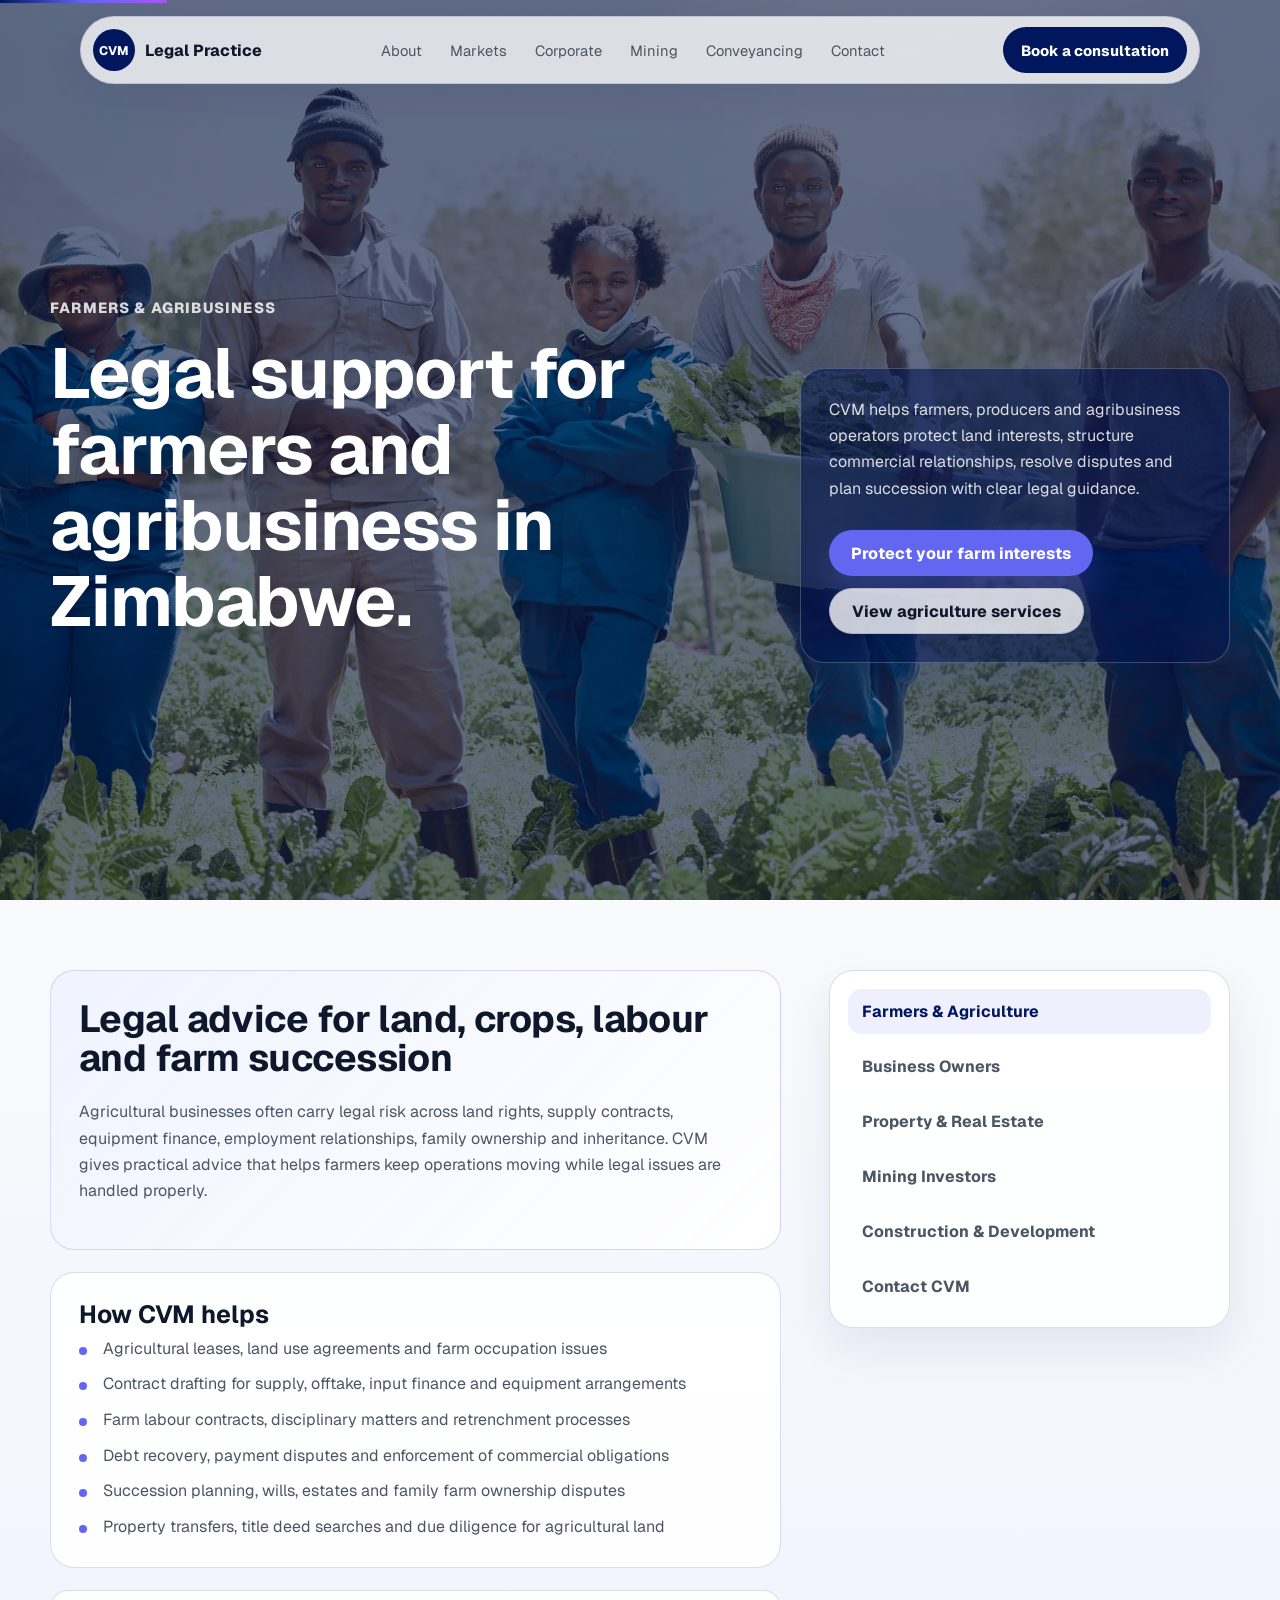
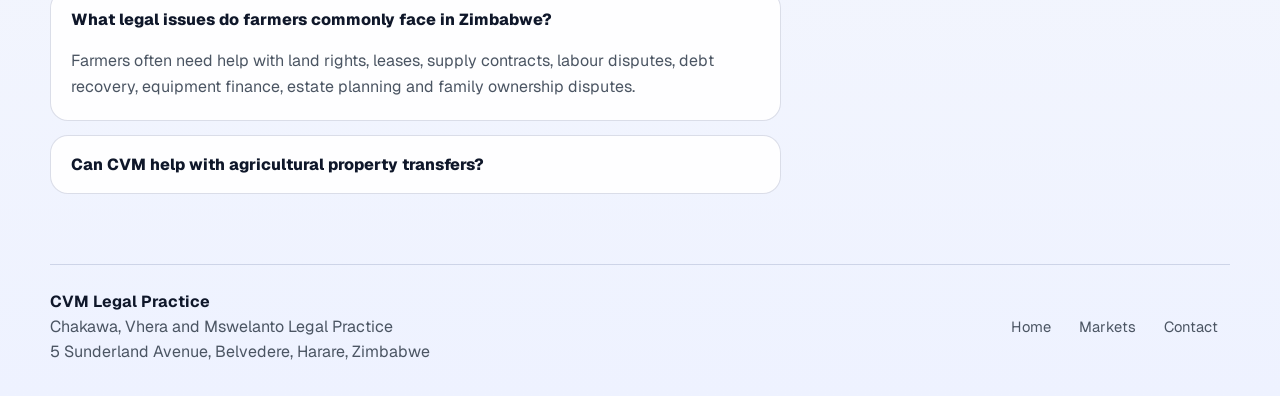
<file: farmers-agriculture-law.html>
<!doctype html>
<html lang="en">
  <head>
    <meta charset="utf-8" />
    <meta name="viewport" content="width=device-width, initial-scale=1" />
    <title>Agriculture & Farming Legal Services Zimbabwe | CVM Legal</title>
    <meta name="description" content="Legal services for farmers and agribusinesses in Zimbabwe. CVM advises on land, leases, contracts, labour, succession and agricultural disputes." />
    <link rel="canonical" href="https://www.cvm.co.zw/farmers-agriculture-law.html" />
    <link rel="preconnect" href="https://fonts.googleapis.com" />
    <link rel="preconnect" href="https://fonts.gstatic.com" crossorigin />
    <link href="https://fonts.googleapis.com/css2?family=Geist:wght@100..900&display=swap" rel="stylesheet" />
    <link rel="stylesheet" href="styles.css" />
  </head>
  <body>
    <div class="scroll-progress" aria-hidden="true"></div>
    <header class="site-header" data-header>
      <a class="brand" href="index.html"><span class="brand-mark">CVM</span><span>Legal Practice</span></a>
      <nav class="nav-links" aria-label="Primary navigation"><a href="about.html">About</a><a href="index.html#markets">Markets</a><a href="corporate-law.html">Corporate</a><a href="mining-law.html">Mining</a><a href="conveyancing-harare.html">Conveyancing</a><a href="contact.html">Contact</a><a href="contact.html" class="nav-consult-mobile">Book a consultation</a></nav>
      <a class="nav-cta" href="contact.html"><span class="cta-full">Book a consultation</span><span class="cta-short">Consult</span></a>
    </header>
    <main>
      <section class="page-hero section-shell" style="--hero-image: url('images/black-people-portrait-farming-with-confidence-harvest-agriculture-agro-business-together-nature-young-african-group-farmers-with-bucket-crops-organic-food-fresh-produce.webp'); --hero-position: center 42%;">
        <div class="page-hero-inner reveal">
          <div><p class="eyebrow">Farmers & Agribusiness</p><h1>Legal support for farmers and agribusiness in Zimbabwe.</h1></div>
          <div class="page-summary"><p>CVM helps farmers, producers and agribusiness operators protect land interests, structure commercial relationships, resolve disputes and plan succession with clear legal guidance.</p><div class="hero-actions"><a class="button button-primary" href="contact.html">Protect your farm interests</a><a class="button button-secondary" href="#details">View agriculture services</a></div></div>
        </div>
      </section>
      <section class="content-section section-shell" id="details">
        <div class="content-grid">
          <div class="copy-block reveal">
            <div class="answer-block"><h2>Legal advice for land, crops, labour and farm succession</h2><p>Agricultural businesses often carry legal risk across land rights, supply contracts, equipment finance, employment relationships, family ownership and inheritance. CVM gives practical advice that helps farmers keep operations moving while legal issues are handled properly.</p></div>
            <div class="services-list"><h3>How CVM helps</h3><ul><li>Agricultural leases, land use agreements and farm occupation issues</li><li>Contract drafting for supply, offtake, input finance and equipment arrangements</li><li>Farm labour contracts, disciplinary matters and retrenchment processes</li><li>Debt recovery, payment disputes and enforcement of commercial obligations</li><li>Succession planning, wills, estates and family farm ownership disputes</li><li>Property transfers, title deed searches and due diligence for agricultural land</li></ul></div>
            <div class="mini-faq"><details open><summary>What legal issues do farmers commonly face in Zimbabwe?</summary><p>Farmers often need help with land rights, leases, supply contracts, labour disputes, debt recovery, equipment finance, estate planning and family ownership disputes.</p></details><details><summary>Can CVM help with agricultural property transfers?</summary><p>Yes. CVM handles due diligence, Deeds Office processes, title checks and transfer documentation for agricultural, residential and commercial property matters.</p></details></div>
          </div>
          <aside class="side-nav reveal"><a class="is-active" href="farmers-agriculture-law.html">Farmers & Agriculture</a><a href="business-legal-services.html">Business Owners</a><a href="property-real-estate-law.html">Property & Real Estate</a><a href="mining-investors-law.html">Mining Investors</a><a href="construction-development-law.html">Construction & Development</a><a href="contact.html">Contact CVM</a></aside>
        </div>
      </section>
    </main>
    <footer class="site-footer"><div><strong>CVM Legal Practice</strong><span>Chakawa, Vhera and Mswelanto Legal Practice</span><span>5 Sunderland Avenue, Belvedere, Harare, Zimbabwe</span></div><nav><a href="index.html">Home</a><a href="index.html#markets">Markets</a><a href="contact.html">Contact</a><a href="contact.html" class="nav-consult-mobile">Book a consultation</a></nav></footer>
    <script src="script.js"></script>
  </body>
</html>
</file>
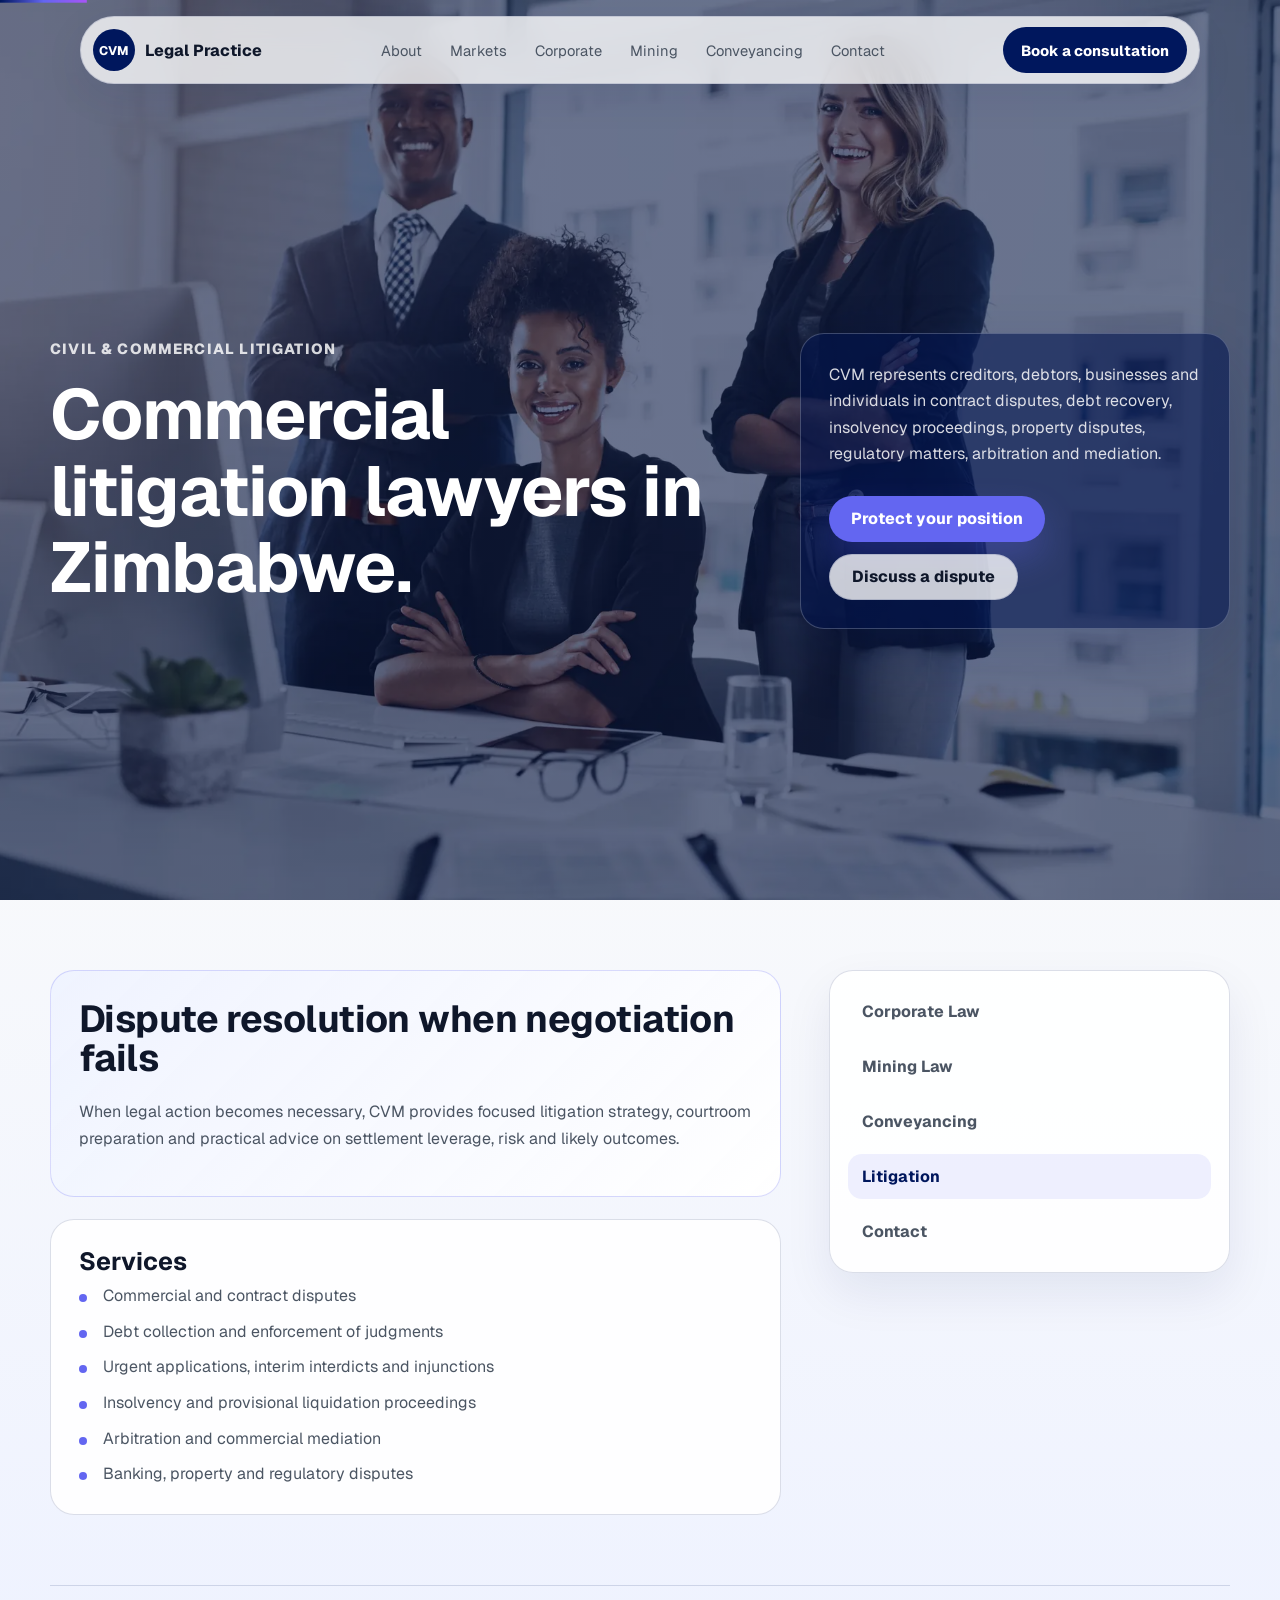
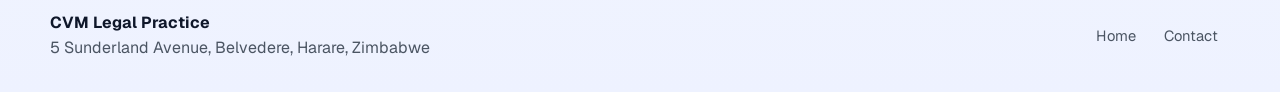
<file: litigation.html>
<!doctype html>
<html lang="en">
  <head>
    <meta charset="utf-8" />
    <meta name="viewport" content="width=device-width, initial-scale=1" />
    <title>Commercial Litigation Zimbabwe | CVM Legal</title>
    <meta name="description" content="CVM Legal Practice appears before Zimbabwe's High Court, Commercial Court and Supreme Court. Expert dispute resolution and arbitration services." />
    <link rel="canonical" href="https://www.cvm.co.zw/litigation.html" />
    <link rel="preconnect" href="https://fonts.googleapis.com" />
    <link rel="preconnect" href="https://fonts.gstatic.com" crossorigin />
    <link href="https://fonts.googleapis.com/css2?family=Geist:wght@100..900&display=swap" rel="stylesheet" />
    <link rel="stylesheet" href="styles.css" />
  </head>
  <body>
    <div class="scroll-progress" aria-hidden="true"></div>
    <header class="site-header" data-header><a class="brand" href="index.html"><span class="brand-mark">CVM</span><span>Legal Practice</span></a><nav class="nav-links" aria-label="Primary navigation"><a href="about.html">About</a><a href="index.html#markets">Markets</a><a href="corporate-law.html">Corporate</a><a href="mining-law.html">Mining</a><a href="conveyancing-harare.html">Conveyancing</a><a href="contact.html">Contact</a><a href="contact.html" class="nav-consult-mobile">Book a consultation</a></nav><a class="nav-cta" href="contact.html"><span class="cta-full">Book a consultation</span><span class="cta-short">Consult</span></a></header>
    <main>
      <section class="page-hero section-shell" style="--hero-image: url('images/corporate-lawyer-computer-with-portrait-business-people-office-legislation-privacy-policy-teamwork-case-proposal-online-legal-counsel-with-employees-law-firm-justice.webp'); --hero-position: center 40%;">
        <div class="page-hero-inner reveal">
          <div><p class="eyebrow">Civil & Commercial Litigation</p><h1>Commercial litigation lawyers in Zimbabwe.</h1></div>
          <div class="page-summary"><p>CVM represents creditors, debtors, businesses and individuals in contract disputes, debt recovery, insolvency proceedings, property disputes, regulatory matters, arbitration and mediation.</p><div class="hero-actions"><a class="button button-primary" href="contact.html">Protect your position</a><a class="button button-secondary" href="#details">Discuss a dispute</a></div></div>
        </div>
      </section>
      <section class="content-section section-shell" id="details"><div class="content-grid"><div class="copy-block reveal">
        <div class="answer-block"><h2>Dispute resolution when negotiation fails</h2><p>When legal action becomes necessary, CVM provides focused litigation strategy, courtroom preparation and practical advice on settlement leverage, risk and likely outcomes.</p></div>
        <div class="services-list"><h3>Services</h3><ul><li>Commercial and contract disputes</li><li>Debt collection and enforcement of judgments</li><li>Urgent applications, interim interdicts and injunctions</li><li>Insolvency and provisional liquidation proceedings</li><li>Arbitration and commercial mediation</li><li>Banking, property and regulatory disputes</li></ul></div>
      </div><aside class="side-nav reveal"><a href="corporate-law.html">Corporate Law</a><a href="mining-law.html">Mining Law</a><a href="conveyancing-harare.html">Conveyancing</a><a class="is-active" href="litigation.html">Litigation</a><a href="contact.html">Contact</a></aside></div></section>
    </main>
    <footer class="site-footer"><div><strong>CVM Legal Practice</strong><span>5 Sunderland Avenue, Belvedere, Harare, Zimbabwe</span></div><nav><a href="index.html">Home</a><a href="contact.html">Contact</a><a href="contact.html" class="nav-consult-mobile">Book a consultation</a></nav></footer>
    <script src="script.js"></script>
  </body>
</html>
</file>
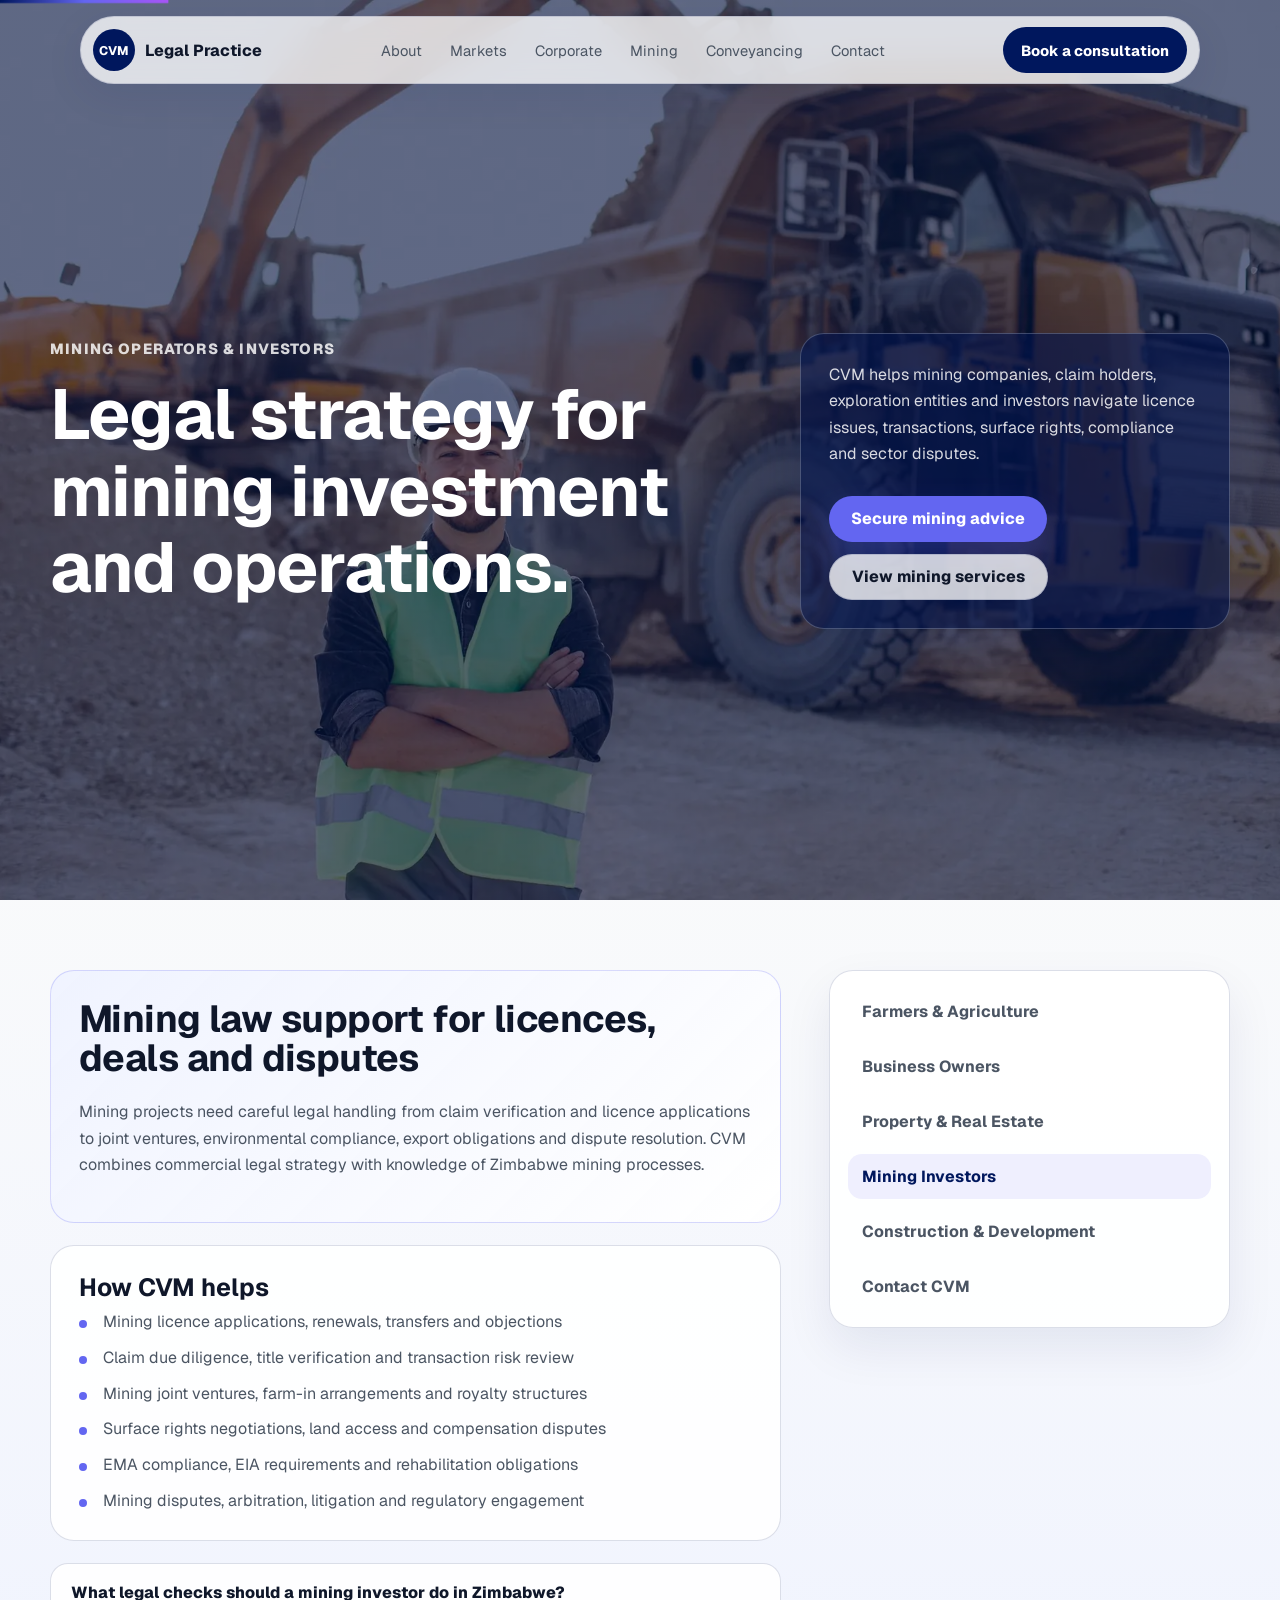
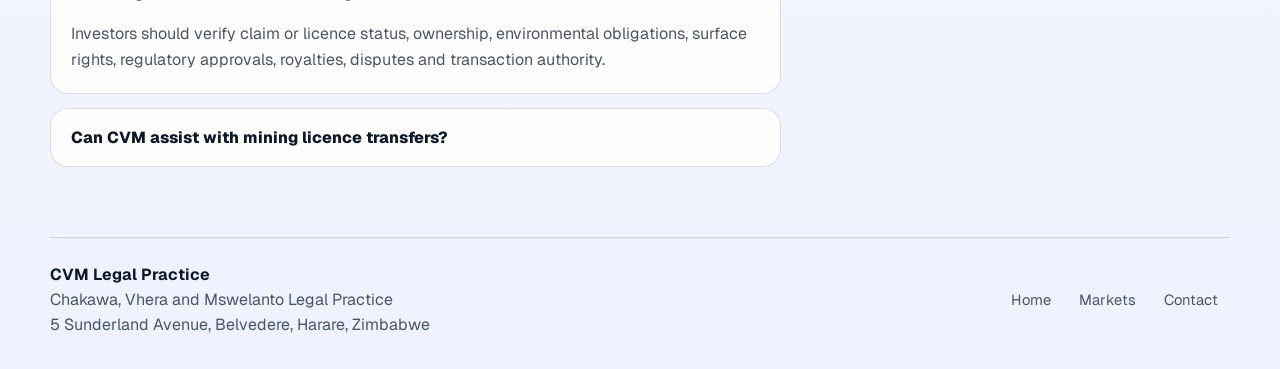
<file: mining-investors-law.html>
<!doctype html>
<html lang="en">
  <head>
    <meta charset="utf-8" />
    <meta name="viewport" content="width=device-width, initial-scale=1" />
    <title>Mining Investors & Operators Legal Services Zimbabwe | CVM Legal</title>
    <meta name="description" content="Legal services for mining investors and operators in Zimbabwe. CVM advises on licences, joint ventures, due diligence, compliance and mining disputes." />
    <link rel="canonical" href="https://www.cvm.co.zw/mining-investors-law.html" />
    <link rel="preconnect" href="https://fonts.googleapis.com" />
    <link rel="preconnect" href="https://fonts.gstatic.com" crossorigin />
    <link href="https://fonts.googleapis.com/css2?family=Geist:wght@100..900&display=swap" rel="stylesheet" />
    <link rel="stylesheet" href="styles.css" />
  </head>
  <body>
    <div class="scroll-progress" aria-hidden="true"></div>
    <header class="site-header" data-header>
      <a class="brand" href="index.html"><span class="brand-mark">CVM</span><span>Legal Practice</span></a>
      <nav class="nav-links" aria-label="Primary navigation"><a href="about.html">About</a><a href="index.html#markets">Markets</a><a href="corporate-law.html">Corporate</a><a href="mining-law.html">Mining</a><a href="conveyancing-harare.html">Conveyancing</a><a href="contact.html">Contact</a><a href="contact.html" class="nav-consult-mobile">Book a consultation</a></nav>
      <a class="nav-cta" href="contact.html"><span class="cta-full">Book a consultation</span><span class="cta-short">Consult</span></a>
    </header>
    <main>
      <section class="page-hero section-shell" style="--hero-image: url('images/28098.webp'); --hero-position: center 48%;">
        <div class="page-hero-inner reveal">
          <div><p class="eyebrow">Mining Operators & Investors</p><h1>Legal strategy for mining investment and operations.</h1></div>
          <div class="page-summary"><p>CVM helps mining companies, claim holders, exploration entities and investors navigate licence issues, transactions, surface rights, compliance and sector disputes.</p><div class="hero-actions"><a class="button button-primary" href="contact.html">Secure mining advice</a><a class="button button-secondary" href="#details">View mining services</a></div></div>
        </div>
      </section>
      <section class="content-section section-shell" id="details">
        <div class="content-grid">
          <div class="copy-block reveal">
            <div class="answer-block"><h2>Mining law support for licences, deals and disputes</h2><p>Mining projects need careful legal handling from claim verification and licence applications to joint ventures, environmental compliance, export obligations and dispute resolution. CVM combines commercial legal strategy with knowledge of Zimbabwe mining processes.</p></div>
            <div class="services-list"><h3>How CVM helps</h3><ul><li>Mining licence applications, renewals, transfers and objections</li><li>Claim due diligence, title verification and transaction risk review</li><li>Mining joint ventures, farm-in arrangements and royalty structures</li><li>Surface rights negotiations, land access and compensation disputes</li><li>EMA compliance, EIA requirements and rehabilitation obligations</li><li>Mining disputes, arbitration, litigation and regulatory engagement</li></ul></div>
            <div class="mini-faq"><details open><summary>What legal checks should a mining investor do in Zimbabwe?</summary><p>Investors should verify claim or licence status, ownership, environmental obligations, surface rights, regulatory approvals, royalties, disputes and transaction authority.</p></details><details><summary>Can CVM assist with mining licence transfers?</summary><p>Yes. CVM assists with licence transfer processes, documentation, due diligence, objections and related commercial agreements.</p></details></div>
          </div>
          <aside class="side-nav reveal"><a href="farmers-agriculture-law.html">Farmers & Agriculture</a><a href="business-legal-services.html">Business Owners</a><a href="property-real-estate-law.html">Property & Real Estate</a><a class="is-active" href="mining-investors-law.html">Mining Investors</a><a href="construction-development-law.html">Construction & Development</a><a href="contact.html">Contact CVM</a></aside>
        </div>
      </section>
    </main>
    <footer class="site-footer"><div><strong>CVM Legal Practice</strong><span>Chakawa, Vhera and Mswelanto Legal Practice</span><span>5 Sunderland Avenue, Belvedere, Harare, Zimbabwe</span></div><nav><a href="index.html">Home</a><a href="index.html#markets">Markets</a><a href="contact.html">Contact</a><a href="contact.html" class="nav-consult-mobile">Book a consultation</a></nav></footer>
    <script src="script.js"></script>
  </body>
</html>
</file>
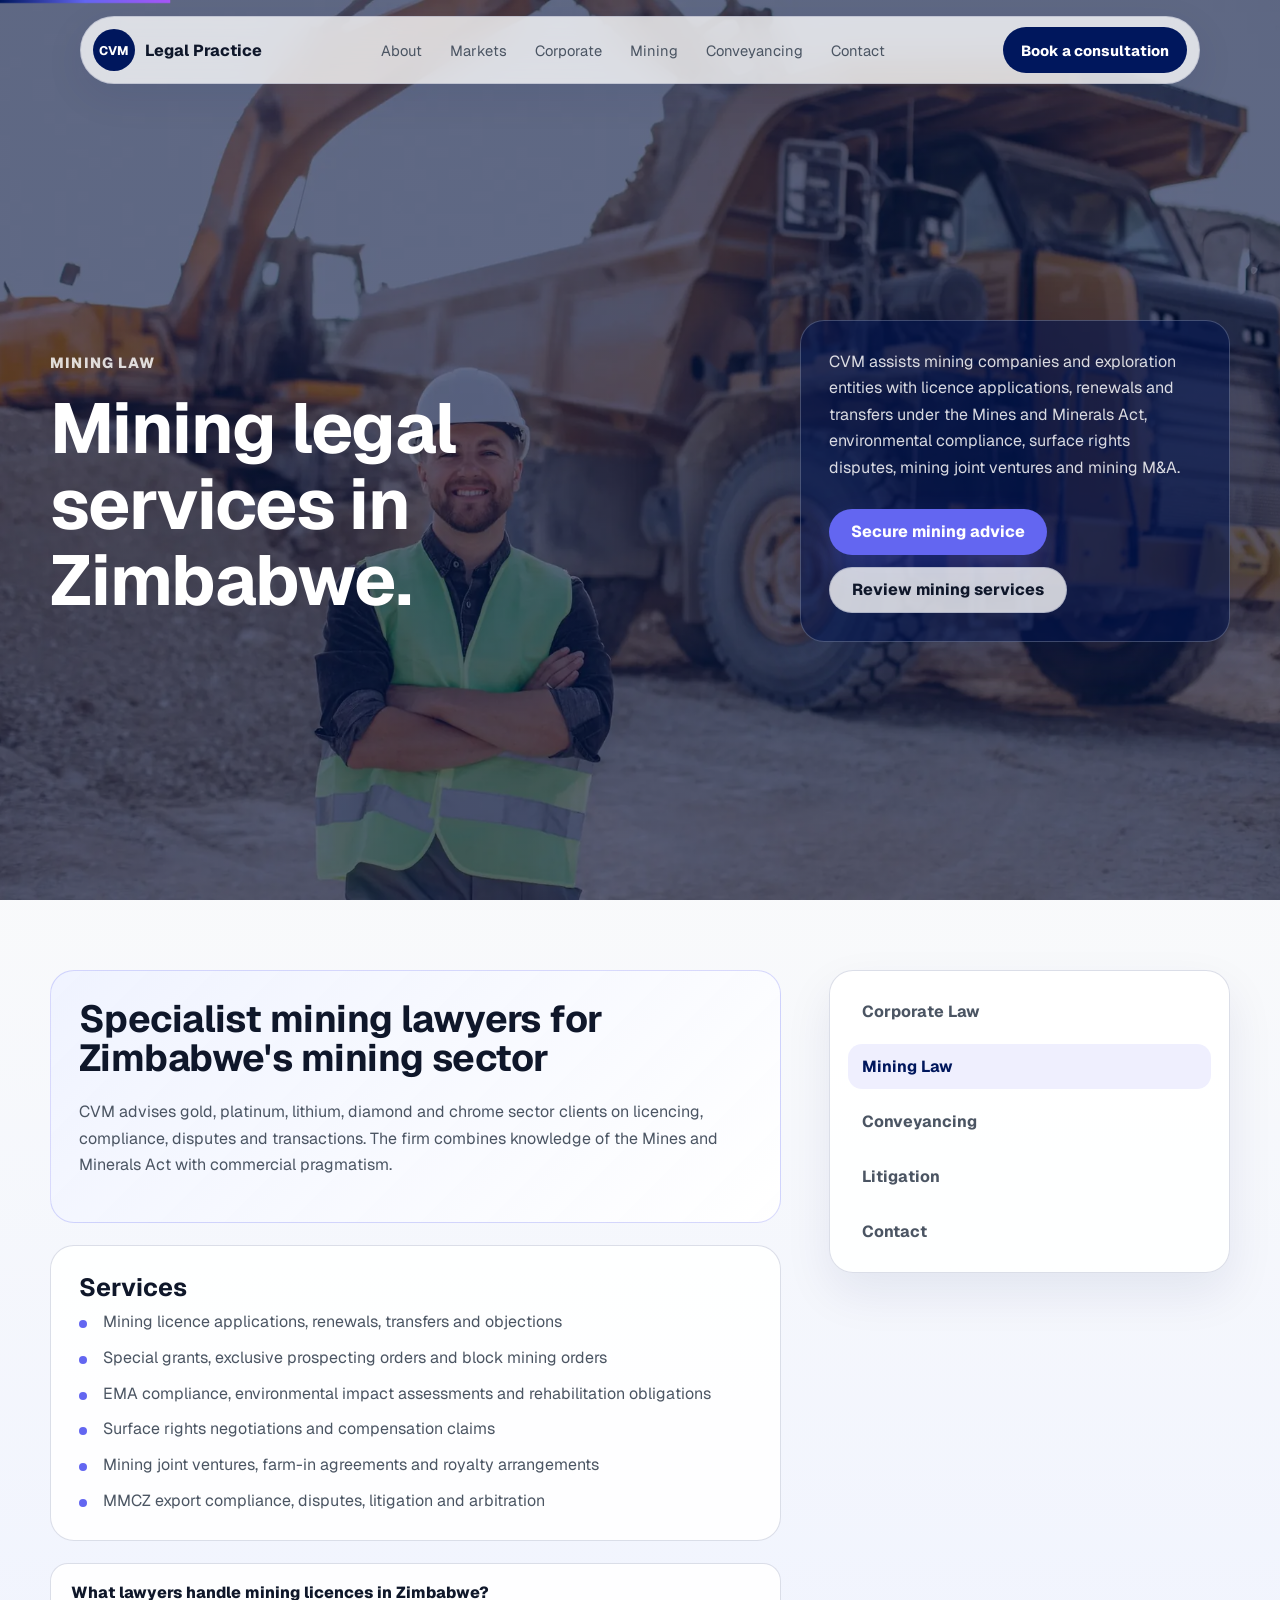
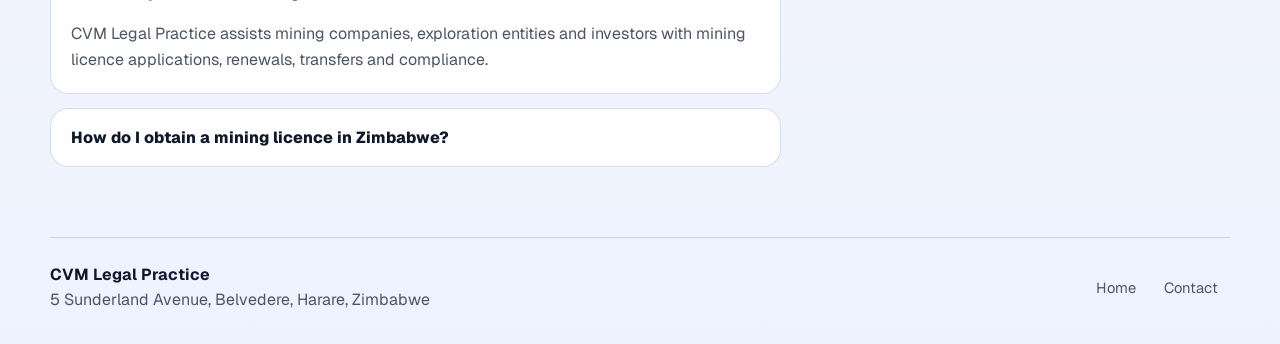
<file: mining-law.html>
<!doctype html>
<html lang="en">
  <head>
    <meta charset="utf-8" />
    <meta name="viewport" content="width=device-width, initial-scale=1" />
    <title>Mining Lawyers Zimbabwe | CVM Legal Practice</title>
    <meta name="description" content="Specialist mining law firm in Zimbabwe. Licencing, compliance, disputes and transactions: CVM Legal guides mining companies through every challenge." />
    <link rel="canonical" href="https://www.cvm.co.zw/mining-law.html" />
    <link rel="preconnect" href="https://fonts.googleapis.com" />
    <link rel="preconnect" href="https://fonts.gstatic.com" crossorigin />
    <link href="https://fonts.googleapis.com/css2?family=Geist:wght@100..900&display=swap" rel="stylesheet" />
    <link rel="stylesheet" href="styles.css" />
  </head>
  <body>
    <div class="scroll-progress" aria-hidden="true"></div>
    <header class="site-header" data-header>
      <a class="brand" href="index.html"><span class="brand-mark">CVM</span><span>Legal Practice</span></a>
      <nav class="nav-links" aria-label="Primary navigation"><a href="about.html">About</a><a href="index.html#markets">Markets</a><a href="corporate-law.html">Corporate</a><a href="mining-law.html">Mining</a><a href="conveyancing-harare.html">Conveyancing</a><a href="contact.html">Contact</a><a href="contact.html" class="nav-consult-mobile">Book a consultation</a></nav>
      <a class="nav-cta" href="contact.html"><span class="cta-full">Book a consultation</span><span class="cta-short">Consult</span></a>
    </header>
    <main>
      <section class="page-hero section-shell" style="--hero-image: url('images/28098.webp'); --hero-position: center 48%;">
        <div class="page-hero-inner reveal">
          <div><p class="eyebrow">Mining Law</p><h1>Mining legal services in Zimbabwe.</h1></div>
          <div class="page-summary"><p>CVM assists mining companies and exploration entities with licence applications, renewals and transfers under the Mines and Minerals Act, environmental compliance, surface rights disputes, mining joint ventures and mining M&A.</p><div class="hero-actions"><a class="button button-primary" href="contact.html">Secure mining advice</a><a class="button button-secondary" href="#details">Review mining services</a></div></div>
        </div>
      </section>
      <section class="content-section section-shell" id="details"><div class="content-grid"><div class="copy-block reveal">
        <div class="answer-block"><h2>Specialist mining lawyers for Zimbabwe's mining sector</h2><p>CVM advises gold, platinum, lithium, diamond and chrome sector clients on licencing, compliance, disputes and transactions. The firm combines knowledge of the Mines and Minerals Act with commercial pragmatism.</p></div>
        <div class="services-list"><h3>Services</h3><ul><li>Mining licence applications, renewals, transfers and objections</li><li>Special grants, exclusive prospecting orders and block mining orders</li><li>EMA compliance, environmental impact assessments and rehabilitation obligations</li><li>Surface rights negotiations and compensation claims</li><li>Mining joint ventures, farm-in agreements and royalty arrangements</li><li>MMCZ export compliance, disputes, litigation and arbitration</li></ul></div>
        <div class="mini-faq"><details open><summary>What lawyers handle mining licences in Zimbabwe?</summary><p>CVM Legal Practice assists mining companies, exploration entities and investors with mining licence applications, renewals, transfers and compliance.</p></details><details><summary>How do I obtain a mining licence in Zimbabwe?</summary><p>The licence type depends on the activity. Applications are administered through mining authorities and usually require technical and financial submissions.</p></details></div>
      </div><aside class="side-nav reveal"><a href="corporate-law.html">Corporate Law</a><a class="is-active" href="mining-law.html">Mining Law</a><a href="conveyancing-harare.html">Conveyancing</a><a href="litigation.html">Litigation</a><a href="contact.html">Contact</a></aside></div></section>
    </main>
    <footer class="site-footer"><div><strong>CVM Legal Practice</strong><span>5 Sunderland Avenue, Belvedere, Harare, Zimbabwe</span></div><nav><a href="index.html">Home</a><a href="contact.html">Contact</a><a href="contact.html" class="nav-consult-mobile">Book a consultation</a></nav></footer>
    <script src="script.js"></script>
  </body>
</html>
</file>
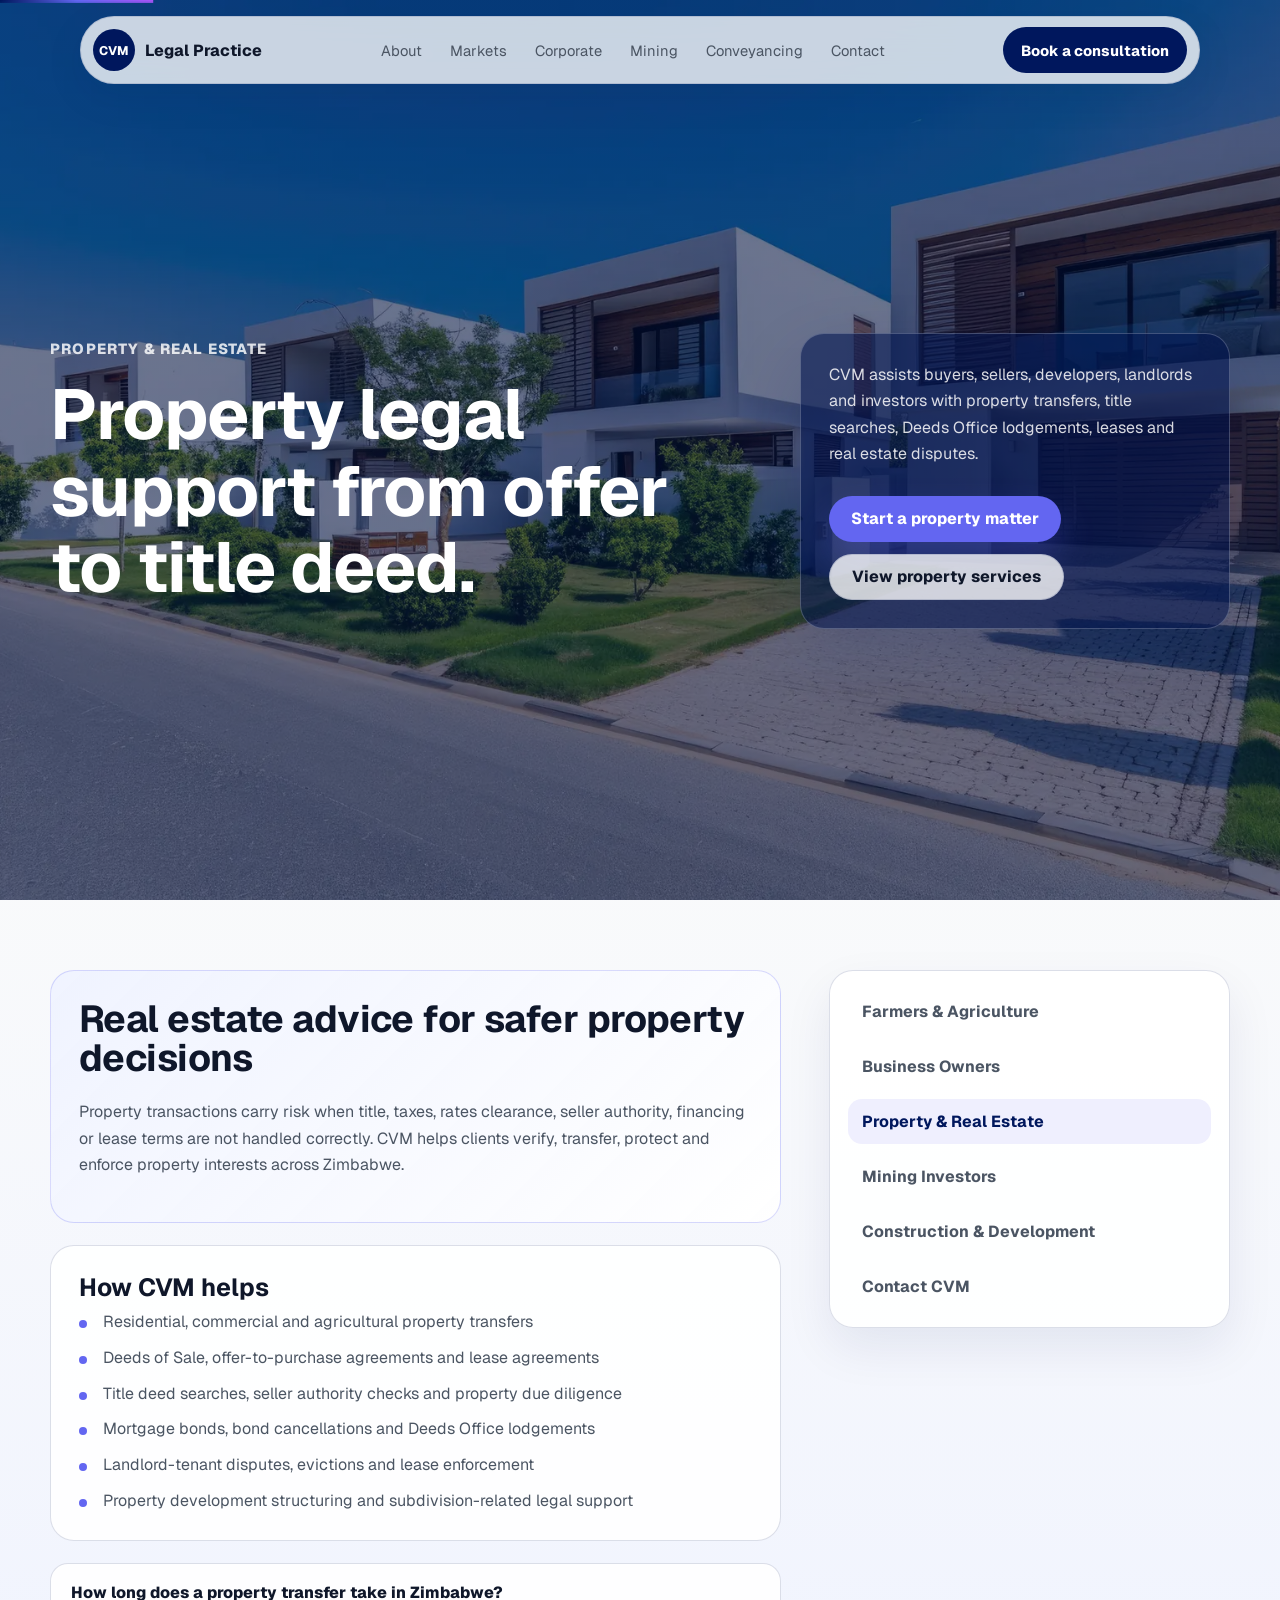
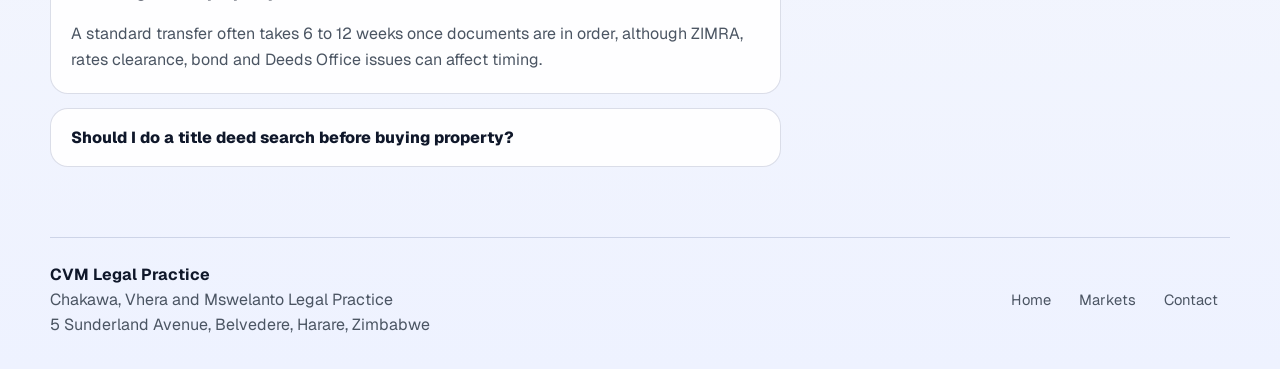
<file: property-real-estate-law.html>
<!doctype html>
<html lang="en">
  <head>
    <meta charset="utf-8" />
    <meta name="viewport" content="width=device-width, initial-scale=1" />
    <title>Property & Real Estate Lawyers Zimbabwe | CVM Legal</title>
    <meta name="description" content="Property and real estate legal services in Zimbabwe. CVM handles conveyancing, leases, title deed searches, developments and property disputes." />
    <link rel="canonical" href="https://www.cvm.co.zw/property-real-estate-law.html" />
    <link rel="preconnect" href="https://fonts.googleapis.com" />
    <link rel="preconnect" href="https://fonts.gstatic.com" crossorigin />
    <link href="https://fonts.googleapis.com/css2?family=Geist:wght@100..900&display=swap" rel="stylesheet" />
    <link rel="stylesheet" href="styles.css" />
  </head>
  <body>
    <div class="scroll-progress" aria-hidden="true"></div>
    <header class="site-header" data-header>
      <a class="brand" href="index.html"><span class="brand-mark">CVM</span><span>Legal Practice</span></a>
      <nav class="nav-links" aria-label="Primary navigation"><a href="about.html">About</a><a href="index.html#markets">Markets</a><a href="corporate-law.html">Corporate</a><a href="mining-law.html">Mining</a><a href="conveyancing-harare.html">Conveyancing</a><a href="contact.html">Contact</a><a href="contact.html" class="nav-consult-mobile">Book a consultation</a></nav>
      <a class="nav-cta" href="contact.html"><span class="cta-full">Book a consultation</span><span class="cta-short">Consult</span></a>
    </header>
    <main>
      <section class="page-hero section-shell" style="--hero-image: url('images/modern-villas-glimmering-sunny-sky.webp'); --hero-position: center 45%;">
        <div class="page-hero-inner reveal">
          <div><p class="eyebrow">Property & Real Estate</p><h1>Property legal support from offer to title deed.</h1></div>
          <div class="page-summary"><p>CVM assists buyers, sellers, developers, landlords and investors with property transfers, title searches, Deeds Office lodgements, leases and real estate disputes.</p><div class="hero-actions"><a class="button button-primary" href="contact.html">Start a property matter</a><a class="button button-secondary" href="#details">View property services</a></div></div>
        </div>
      </section>
      <section class="content-section section-shell" id="details">
        <div class="content-grid">
          <div class="copy-block reveal">
            <div class="answer-block"><h2>Real estate advice for safer property decisions</h2><p>Property transactions carry risk when title, taxes, rates clearance, seller authority, financing or lease terms are not handled correctly. CVM helps clients verify, transfer, protect and enforce property interests across Zimbabwe.</p></div>
            <div class="services-list"><h3>How CVM helps</h3><ul><li>Residential, commercial and agricultural property transfers</li><li>Deeds of Sale, offer-to-purchase agreements and lease agreements</li><li>Title deed searches, seller authority checks and property due diligence</li><li>Mortgage bonds, bond cancellations and Deeds Office lodgements</li><li>Landlord-tenant disputes, evictions and lease enforcement</li><li>Property development structuring and subdivision-related legal support</li></ul></div>
            <div class="mini-faq"><details open><summary>How long does a property transfer take in Zimbabwe?</summary><p>A standard transfer often takes 6 to 12 weeks once documents are in order, although ZIMRA, rates clearance, bond and Deeds Office issues can affect timing.</p></details><details><summary>Should I do a title deed search before buying property?</summary><p>Yes. A title search helps confirm ownership, encumbrances and transaction risks before money changes hands.</p></details></div>
          </div>
          <aside class="side-nav reveal"><a href="farmers-agriculture-law.html">Farmers & Agriculture</a><a href="business-legal-services.html">Business Owners</a><a class="is-active" href="property-real-estate-law.html">Property & Real Estate</a><a href="mining-investors-law.html">Mining Investors</a><a href="construction-development-law.html">Construction & Development</a><a href="contact.html">Contact CVM</a></aside>
        </div>
      </section>
    </main>
    <footer class="site-footer"><div><strong>CVM Legal Practice</strong><span>Chakawa, Vhera and Mswelanto Legal Practice</span><span>5 Sunderland Avenue, Belvedere, Harare, Zimbabwe</span></div><nav><a href="index.html">Home</a><a href="index.html#markets">Markets</a><a href="contact.html">Contact</a><a href="contact.html" class="nav-consult-mobile">Book a consultation</a></nav></footer>
    <script src="script.js"></script>
  </body>
</html>
</file>
<file: styles.css>
:root {
  --ink: #0f172a;
  --muted: #4b5563;
  --paper: #f9fafb;
  --paper-strong: #ffffff;
  --clay: #6366f1;
  --moss: #00175d;
  --gold: #a855f7;
  --charcoal: #001450;
  --line: rgba(0, 23, 93, 0.14);
  --shadow: 0 28px 70px rgba(0, 23, 93, 0.16);
  font-family:
    "ABC Diatype", "ABCDiatype", Geist, Inter, ui-sans-serif, system-ui, -apple-system, BlinkMacSystemFont, "Segoe UI",
    sans-serif;
}

* {
  box-sizing: border-box;
}

html {
  scroll-behavior: smooth;
}

body {
  margin: 0;
  color: var(--ink);
  background:
    linear-gradient(180deg, var(--paper-strong) 0%, var(--paper) 44%, #eef2ff 100%);
  overflow-x: hidden;
}

body.is-menu-open {
  overflow: hidden;
}

img {
  display: block;
  max-width: 100%;
}

a {
  color: inherit;
  text-decoration: none;
}

.scroll-progress {
  position: fixed;
  inset: 0 auto auto 0;
  z-index: 80;
  width: 100%;
  height: 3px;
  transform: scaleX(0);
  transform-origin: left;
  background: linear-gradient(90deg, var(--moss), var(--clay), var(--gold));
}

.site-header {
  position: fixed;
  top: 16px;
  left: 50%;
  z-index: 70;
  display: grid;
  grid-template-columns: auto 1fr auto;
  align-items: center;
  gap: 28px;
  width: min(1120px, calc(100% - 32px));
  padding: 10px 12px;
  border: 1px solid rgba(0, 23, 93, 0.12);
  border-radius: 999px;
  background: rgba(255, 255, 255, 0.78);
  box-shadow: 0 12px 40px rgba(0, 23, 93, 0.08);
  backdrop-filter: blur(18px);
  transform: translateX(-50%);
  transition: background 240ms ease, transform 240ms ease, box-shadow 240ms ease;
}

.site-header.is-scrolled {
  background: rgba(255, 255, 255, 0.94);
  box-shadow: 0 18px 48px rgba(0, 23, 93, 0.14);
}

.brand,
.nav-links,
.site-footer nav {
  display: flex;
  align-items: center;
}

.brand {
  gap: 10px;
  font-weight: 760;
  white-space: nowrap;
}

.brand-mark {
  display: grid;
  width: 42px;
  height: 42px;
  place-items: center;
  border-radius: 50%;
  color: #ffffff;
  background: var(--moss);
  font-size: 0.78rem;
  letter-spacing: 0;
}

.nav-links {
  justify-content: center;
  gap: 4px;
}

.nav-consult-mobile {
  display: none;
}

.menu-toggle {
  display: none;
  width: 42px;
  height: 42px;
  place-items: center;
  border: 1px solid rgba(0, 23, 93, 0.12);
  border-radius: 50%;
  color: var(--moss);
  background: rgba(255, 255, 255, 0.74);
  cursor: pointer;
}

.menu-toggle span {
  position: relative;
  display: block;
  width: 18px;
  height: 2px;
  border-radius: 999px;
  background: currentColor;
  transition: background 160ms ease;
}

.menu-toggle span::before,
.menu-toggle span::after {
  content: "";
  position: absolute;
  left: 0;
  width: 18px;
  height: 2px;
  border-radius: 999px;
  background: currentColor;
  transition: transform 180ms ease, top 180ms ease;
}

.menu-toggle span::before {
  top: -6px;
}

.menu-toggle span::after {
  top: 6px;
}

.site-header.is-menu-open .menu-toggle span {
  background: transparent;
}

.site-header.is-menu-open .menu-toggle span::before {
  top: 0;
  transform: rotate(45deg);
}

.site-header.is-menu-open .menu-toggle span::after {
  top: 0;
  transform: rotate(-45deg);
}

.nav-links a,
.site-footer a {
  padding: 10px 12px;
  border-radius: 999px;
  color: var(--muted);
  font-size: 0.92rem;
  transition: color 180ms ease, background 180ms ease;
}

.nav-links a:hover,
.site-footer a:hover {
  color: var(--moss);
  background: rgba(99, 102, 241, 0.09);
}

.nav-cta,
.button {
  display: inline-flex;
  min-height: 46px;
  align-items: center;
  justify-content: center;
  border-radius: 999px;
  font-weight: 760;
  transition: transform 180ms ease, box-shadow 180ms ease, background 180ms ease;
}

.nav-cta {
  padding: 0 18px;
  color: #ffffff;
  background: var(--moss);
  font-size: 0.92rem;
}

.cta-short {
  display: none;
}

.button {
  padding: 0 22px;
}

.button:hover,
.nav-cta:hover {
  transform: translateY(-2px);
}

.button-primary {
  color: #ffffff;
  background: var(--clay);
  box-shadow: 0 18px 34px rgba(99, 102, 241, 0.28);
}

.button-secondary {
  border: 1px solid var(--line);
  color: var(--ink);
  background: rgba(255, 255, 255, 0.78);
}

.button-dark {
  color: #ffffff;
  background: var(--moss);
}

.section-shell {
  width: min(1180px, calc(100% - 40px));
  margin: 0 auto;
}

.hero,
.page-hero {
  position: relative;
  isolation: isolate;
  width: 100%;
  max-width: none;
  min-height: 100vh;
  margin: 0;
  overflow: hidden;
  color: var(--paper-strong);
  background-image:
    linear-gradient(rgba(0, 15, 60, 0.58), rgba(0, 15, 60, 0.58)),
    var(--hero-image);
  background-position: center, var(--hero-position, center);
  background-repeat: no-repeat;
  background-size: cover;
  background-attachment: fixed;
}

.hero::after,
.page-hero::after {
  content: none;
}

.hero {
  display: flex;
  flex-direction: column;
  justify-content: center;
  padding: 148px max(16px, calc((100% - 1120px) / 2)) 88px;
}

.hero-copy,
.network-copy,
.section-heading {
  min-width: 0;
}

.eyebrow {
  margin: 0 0 18px;
  color: var(--moss);
  font-size: 0.92rem;
  font-weight: 820;
  letter-spacing: 0.08em;
  text-transform: uppercase;
}

.hero .eyebrow,
.page-hero .eyebrow {
  color: rgba(255, 255, 255, 0.82);
}

h1,
h2,
h3,
p {
  margin-top: 0;
}

h1,
h2 {
  letter-spacing: -0.015em;
  line-height: 1.08;
}

h1 {
  max-width: 820px;
  margin-bottom: 24px;
  font-size: 4.4rem;
  overflow-wrap: break-word;
}

h2 {
  margin-bottom: 22px;
  font-size: 4.6rem;
}

h3 {
  margin-bottom: 10px;
  font-size: 1.85rem;
  line-height: 1.05;
}

.hero-text,
.section-heading p,
.network-copy p,
.final-card p {
  color: var(--muted);
  font-size: 1.18rem;
  line-height: 1.62;
}

.hero-text {
  max-width: 600px;
}

.hero .hero-text,
.page-hero .page-summary p {
  color: rgba(255, 255, 255, 0.84);
}

.hero-actions,
.contact-row {
  display: flex;
  flex-wrap: wrap;
  gap: 12px;
  margin-top: 28px;
}

.intro-band {
  padding: 96px 0 56px;
}

.intro-inner {
  width: min(1180px, calc(100% - 40px));
  margin: 0 auto;
  padding: 32px;
  border: 1px solid var(--line);
  border-radius: 28px;
  background: rgba(255, 255, 255, 0.88);
  box-shadow: 0 22px 52px rgba(0, 23, 93, 0.08);
}

.intro-inner p {
  max-width: 980px;
  margin: 0;
  color: var(--muted);
  font-size: 1.18rem;
  line-height: 1.7;
}

.hero-visual {
  position: relative;
  display: grid;
  min-height: 480px;
  overflow: visible;
  background: transparent;
  isolation: isolate;
}

.network-visual::after {
  position: absolute;
  inset: 0;
  content: "";
  background:
    linear-gradient(180deg, rgba(0, 23, 93, 0.02), rgba(0, 20, 80, 0.5)),
    linear-gradient(90deg, rgba(0, 20, 80, 0.32), transparent 58%);
  pointer-events: none;
}

.hero-visual img {
  display: none;
}

.network-visual img {
  position: absolute;
  inset: 0;
  width: 100%;
  height: 100%;
  object-fit: cover;
  transform: scale(1.04);
}

.floating-card {
  position: absolute;
  z-index: 2;
  width: min(300px, calc(100% - 40px));
  padding: 18px;
  border: 1px solid rgba(255, 255, 255, 0.3);
  border-radius: 22px;
  color: var(--paper-strong);
  background: rgba(0, 20, 80, 0.78);
  box-shadow: 0 18px 44px rgba(0, 23, 93, 0.28);
  backdrop-filter: blur(18px);
}

.top-card {
  top: 28px;
  left: 26px;
}

.bottom-card {
  right: 24px;
  bottom: 24px;
}

.matter-card strong {
  display: block;
  margin: 7px 0 10px;
  font-size: 1.45rem;
  line-height: 1;
}

.card-kicker,
.matter-card small {
  color: rgba(255, 255, 255, 0.72);
  font-size: 0.82rem;
}

.meter {
  height: 8px;
  margin-bottom: 10px;
  overflow: hidden;
  border-radius: 999px;
  background: rgba(255, 255, 255, 0.18);
}

.meter span {
  display: block;
  height: 100%;
  border-radius: inherit;
  background: linear-gradient(90deg, var(--gold), var(--clay));
}

.service-strip {
  display: grid;
  grid-template-columns: repeat(3, minmax(0, 1fr));
  gap: 1px;
  width: min(1180px, calc(100% - 40px));
  margin: 0 auto;
  overflow: hidden;
  border: 1px solid var(--line);
  border-radius: 28px;
  background: var(--line);
  box-shadow: 0 24px 54px rgba(0, 23, 93, 0.08);
}

.market-section {
  padding: 128px 0 72px;
}

.market-grid {
  display: grid;
  grid-template-columns: repeat(3, minmax(0, 1fr));
  gap: 22px;
}

.market-card {
  position: relative;
  display: flex;
  min-height: 300px;
  flex-direction: column;
  justify-content: end;
  overflow: hidden;
  padding: 24px;
  border-radius: 24px;
  color: var(--paper-strong);
  background-image:
    linear-gradient(180deg, rgba(0, 20, 80, 0.06), rgba(0, 20, 80, 0.78)),
    var(--card-image);
  background-position: center;
  background-size: cover;
  box-shadow: 0 20px 48px rgba(0, 23, 93, 0.12);
}

.market-card-large {
  grid-column: span 2;
}

.market-card span {
  margin-bottom: 8px;
  color: rgba(255, 255, 255, 0.76);
  font-size: 0.8rem;
  font-weight: 840;
  letter-spacing: 0.08em;
  text-transform: uppercase;
}

.market-card strong {
  max-width: 360px;
  font-size: 1.35rem;
  line-height: 1.1;
}

.practice-section {
  padding: 128px 0 100px;
}

.practice-grid {
  display: grid;
  grid-template-columns: repeat(3, minmax(0, 1fr));
  gap: 24px;
}

.practice-card {
  position: relative;
  display: block;
  min-height: 420px;
  overflow: hidden;
  padding: 192px 34px 36px;
  border: 1px solid var(--line);
  border-radius: 24px;
  background: rgba(255, 255, 255, 0.9);
  box-shadow: 0 20px 48px rgba(0, 23, 93, 0.07);
  transition: transform 180ms ease, box-shadow 180ms ease, border-color 180ms ease;
}

.practice-card::before {
  position: absolute;
  inset: 0 0 auto;
  height: 150px;
  background-image:
    linear-gradient(180deg, rgba(0, 20, 80, 0.04), rgba(0, 20, 80, 0.22)),
    var(--card-image);
  background-position: center;
  background-size: cover;
  content: "";
}

.practice-card:hover {
  border-color: rgba(99, 102, 241, 0.34);
  box-shadow: 0 26px 58px rgba(0, 23, 93, 0.12);
  transform: translateY(-4px);
}

.practice-card span {
  display: inline-block;
  margin-bottom: 22px;
  color: var(--clay);
  font-size: 0.8rem;
  font-weight: 840;
  letter-spacing: 0.08em;
  text-transform: uppercase;
}

.practice-card p {
  color: var(--muted);
  line-height: 1.58;
}

.page-hero {
  display: grid;
  align-items: center;
  padding: 132px max(20px, calc((100% - 1180px) / 2)) 70px;
}

.page-hero-inner {
  display: grid;
  grid-template-columns: minmax(0, 0.95fr) minmax(320px, 0.58fr);
  gap: 46px;
  align-items: end;
  min-width: 0;
}

.page-hero h1 {
  max-width: 920px;
}

.page-summary {
  width: 100%;
  max-width: 100%;
  min-width: 0;
  padding: 28px;
  border: 1px solid rgba(255, 255, 255, 0.22);
  border-radius: 24px;
  background: rgba(0, 20, 80, 0.58);
  box-shadow: var(--shadow);
  backdrop-filter: blur(18px);
}

.page-summary p {
  overflow-wrap: anywhere;
  margin-bottom: 18px;
  color: rgba(255, 255, 255, 0.84);
  line-height: 1.65;
}

.page-summary p:last-child {
  margin-bottom: 0;
}

.content-section {
  padding: 70px 0;
}

.content-grid {
  display: grid;
  grid-template-columns: minmax(0, 0.82fr) minmax(320px, 0.45fr);
  gap: 48px;
  align-items: start;
  min-width: 0;
}

.copy-block {
  display: grid;
  gap: 22px;
}

.answer-block,
.services-list,
.info-panel {
  padding: 28px;
  border: 1px solid var(--line);
  border-radius: 24px;
  background: rgba(255, 255, 255, 0.9);
}

.answer-block {
  border-color: rgba(99, 102, 241, 0.24);
  background: linear-gradient(135deg, rgba(238, 242, 255, 0.9), rgba(255, 255, 255, 0.96));
}

.answer-block p,
.copy-block p,
.info-panel p {
  color: var(--muted);
  line-height: 1.65;
}

.answer-block h2,
.info-panel h2,
.services-list h2 {
  font-size: 2.35rem;
  line-height: 1.04;
}

.answer-block h3,
.info-panel h3,
.services-list h3 {
  font-size: 1.55rem;
}

.services-list ul,
.info-panel ul {
  display: grid;
  gap: 12px;
  margin: 0;
  padding: 0;
  list-style: none;
}

.services-list li,
.info-panel li {
  position: relative;
  padding-left: 24px;
  color: var(--muted);
  line-height: 1.48;
}

.services-list li::before,
.info-panel li::before {
  position: absolute;
  left: 0;
  top: 0.62em;
  width: 8px;
  height: 8px;
  border-radius: 50%;
  background: var(--clay);
  content: "";
}

.side-nav {
  position: sticky;
  top: 112px;
  display: grid;
  gap: 10px;
  padding: 18px;
  border: 1px solid var(--line);
  border-radius: 24px;
  background: rgba(255, 255, 255, 0.9);
  box-shadow: 0 20px 48px rgba(0, 23, 93, 0.08);
}

.side-nav a {
  padding: 12px 14px;
  border-radius: 14px;
  color: var(--muted);
  font-weight: 720;
}

.side-nav a:hover,
.side-nav a.is-active {
  color: var(--moss);
  background: rgba(99, 102, 241, 0.1);
}

.mini-faq {
  display: grid;
  gap: 14px;
}

.mini-faq details {
  border: 1px solid var(--line);
  border-radius: 18px;
  background: rgba(255, 255, 255, 0.9);
  overflow: hidden;
}

.mini-faq summary {
  cursor: pointer;
  padding: 18px 20px;
  color: var(--ink);
  font-weight: 800;
  list-style: none;
}

.mini-faq p {
  margin: 0;
  padding: 0 20px 20px;
  color: var(--muted);
  line-height: 1.62;
}

.service-panel {
  position: relative;
  min-height: 420px;
  overflow: hidden;
  padding: 44px;
  color: var(--paper-strong);
  background-image:
    linear-gradient(180deg, rgba(0, 20, 80, 0.22), rgba(0, 20, 80, 0.82)),
    var(--card-image);
  background-position: center;
  background-size: cover;
}

.service-panel h2,
.service-panel p {
  position: relative;
  z-index: 1;
}

.service-panel span,
.step span,
.device-header p,
.device-footer span {
  display: inline-block;
  margin-bottom: 24px;
  color: var(--clay);
  font-size: 0.8rem;
  font-weight: 840;
  letter-spacing: 0.08em;
  text-transform: uppercase;
}

.service-panel span {
  color: rgba(255, 255, 255, 0.9);
}

.service-panel h2 {
  margin-bottom: 22px;
  font-size: 3.1rem;
  line-height: 0.98;
}

.service-panel p,
.step p,
.timeline-row small,
.risk-stats span {
  color: var(--muted);
  line-height: 1.58;
}

.service-panel p {
  color: rgba(255, 255, 255, 0.8);
}

.method {
  padding: 160px 0 140px;
}

.section-heading {
  max-width: 850px;
  margin-bottom: 72px;
}

.steps-grid {
  display: grid;
  grid-template-columns: minmax(0, 0.92fr) minmax(340px, 0.72fr);
  gap: 70px;
  align-items: start;
}

.steps-copy {
  display: grid;
  gap: 18px;
}

.step {
  position: relative;
  min-height: 172px;
  padding: 30px 0 34px 178px;
  border-bottom: 1px solid var(--line);
}

.step::before {
  position: absolute;
  left: 0;
  top: 30px;
  width: 142px;
  height: 112px;
  border-radius: 18px;
  background-image:
    linear-gradient(180deg, rgba(0, 20, 80, 0.02), rgba(0, 20, 80, 0.24)),
    var(--card-image);
  background-position: center;
  background-size: cover;
  box-shadow: 0 14px 32px rgba(0, 23, 93, 0.1);
  content: "";
}

.case-device {
  position: sticky;
  top: 112px;
  min-height: 560px;
  padding: 20px;
  border: 1px solid rgba(255, 255, 255, 0.18);
  border-radius: 34px;
  color: var(--paper-strong);
  background-image:
    linear-gradient(145deg, rgba(168, 85, 247, 0.28), rgba(0, 20, 80, 0.9)),
    var(--card-image);
  background-position: center;
  background-size: cover;
  box-shadow: var(--shadow);
}

.device-bar {
  display: flex;
  gap: 8px;
  margin-bottom: 34px;
}

.device-bar span {
  width: 10px;
  height: 10px;
  border-radius: 50%;
  background: rgba(255, 255, 255, 0.35);
}

.device-header {
  padding: 18px;
  border-radius: 22px;
  background: rgba(255, 255, 255, 0.08);
}

.device-header p {
  margin-bottom: 10px;
}

.device-header strong {
  font-size: 1.55rem;
}

.timeline {
  display: grid;
  gap: 18px;
  padding: 28px 10px;
}

.timeline-row {
  display: grid;
  grid-template-columns: 24px 1fr;
  gap: 14px;
  align-items: start;
}

.timeline-row > span {
  position: relative;
  width: 16px;
  height: 16px;
  margin-top: 4px;
  border: 2px solid rgba(255, 255, 255, 0.32);
  border-radius: 50%;
}

.timeline-row.active > span {
  border-color: var(--gold);
  background: var(--gold);
  box-shadow: 0 0 0 7px rgba(168, 85, 247, 0.12);
}

.timeline-row strong {
  display: block;
  margin-bottom: 4px;
}

.device-footer {
  display: flex;
  align-items: end;
  justify-content: space-between;
  margin-top: auto;
  padding: 22px;
  border-radius: 22px;
  background: var(--paper-strong);
  color: var(--ink);
}

.device-footer span {
  margin: 0;
  color: var(--muted);
}

.device-footer strong {
  color: var(--moss);
  font-size: 2.8rem;
  line-height: 0.88;
}

.risk-band {
  color: var(--paper-strong);
  background-image:
    linear-gradient(90deg, rgba(0, 20, 80, 0.95), rgba(0, 20, 80, 0.78)),
    var(--card-image);
  background-position: center;
  background-size: cover;
  background-attachment: fixed;
}

.risk-inner {
  display: grid;
  grid-template-columns: minmax(0, 0.95fr) minmax(0, 1.05fr);
  gap: 56px;
  width: min(1180px, calc(100% - 40px));
  margin: 0 auto;
  padding: 108px 0;
}

.faq-inner {
  align-items: start;
}

.faq-list {
  display: grid;
  gap: 14px;
}

.faq-item {
  border: 1px solid rgba(255, 255, 255, 0.12);
  border-radius: 22px;
  background: rgba(255, 255, 255, 0.06);
  overflow: hidden;
}

.faq-item summary {
  cursor: pointer;
  padding: 22px 24px;
  color: var(--paper-strong);
  font-size: 1.05rem;
  font-weight: 780;
  list-style: none;
}

.faq-item summary::-webkit-details-marker {
  display: none;
}

.faq-item summary::after {
  content: "+";
  float: right;
  color: var(--gold);
  font-size: 1.35rem;
  line-height: 1;
}

.faq-item[open] summary::after {
  content: "-";
}

.faq-item p {
  margin: 0;
  padding: 0 24px 24px;
  color: rgba(255, 255, 255, 0.72);
  line-height: 1.62;
}

.risk-copy h2 {
  max-width: 620px;
}

.risk-stats {
  display: grid;
  gap: 16px;
}

.stat-card {
  display: grid;
  grid-template-columns: 140px 1fr;
  gap: 20px;
  align-items: center;
  padding: 24px;
  border: 1px solid rgba(255, 255, 255, 0.12);
  border-radius: 24px;
  background: rgba(255, 255, 255, 0.06);
}

.stat-card strong {
  color: var(--gold);
  font-size: 4.2rem;
  line-height: 0.9;
}

.risk-stats span {
  color: rgba(255, 255, 255, 0.72);
  font-size: 1.05rem;
}

.network {
  display: grid;
  grid-template-columns: minmax(360px, 0.88fr) minmax(0, 1fr);
  gap: 72px;
  align-items: center;
  padding: 152px 0;
}

.network-visual {
  position: relative;
  display: grid;
  min-height: 540px;
  overflow: hidden;
  border-radius: 32px;
  background: var(--charcoal);
  box-shadow: var(--shadow);
}

.network-copy {
  max-width: 650px;
}

.final-cta {
  width: min(1180px, calc(100% - 40px));
  margin: 0 auto;
  padding: 0 0 92px;
}

.final-card {
  padding: clamp(32px, 7vw, 76px);
  border-radius: 34px;
  color: var(--paper-strong);
  background-image:
    linear-gradient(135deg, rgba(0, 23, 93, 0.94), rgba(99, 102, 241, 0.74)),
    var(--final-image);
  background-position: center;
  background-size: cover;
  box-shadow: var(--shadow);
}

.final-card .eyebrow,
.final-card p {
  color: rgba(255, 255, 255, 0.78);
}

.final-card h2 {
  max-width: 920px;
}

.final-card p {
  max-width: 700px;
}

.contact-details {
  display: grid;
  gap: 8px;
  max-width: 760px;
  margin-top: 24px;
  color: rgba(255, 255, 255, 0.82);
  line-height: 1.48;
}

.site-footer {
  display: flex;
  width: min(1180px, calc(100% - 40px));
  margin: 0 auto;
  padding: 26px 0 34px;
  align-items: center;
  justify-content: space-between;
  border-top: 1px solid var(--line);
}

.site-footer div {
  display: grid;
  gap: 4px;
}

.site-footer span {
  color: var(--muted);
}

.site-footer nav {
  gap: 4px;
}

.reveal {
  opacity: 0;
  transform: translateY(26px);
  will-change: transform, opacity;
  transition: opacity 750ms ease, transform 950ms cubic-bezier(0.16, 1, 0.3, 1);
}

.reveal.is-visible {
  opacity: 1;
  transform: translateY(0) scale(1);
}

.hero .reveal,
.page-hero .reveal {
  opacity: 1;
  transform: none;
}

@media (prefers-reduced-motion: reduce) {
  *,
  *::before,
  *::after {
    scroll-behavior: auto !important;
    transition-duration: 0.01ms !important;
    animation-duration: 0.01ms !important;
    animation-iteration-count: 1 !important;
  }
}

@media (max-width: 980px) {
  .site-header {
    grid-template-columns: auto 42px auto;
    gap: 10px;
  }

  .nav-links {
    position: fixed;
    top: 78px;
    left: 16px;
    right: 16px;
    display: grid;
    grid-template-columns: 1fr;
    align-items: stretch;
    gap: 6px;
    padding: 10px;
    border: 1px solid rgba(0, 23, 93, 0.12);
    border-radius: 22px;
    background: rgba(255, 255, 255, 0.96);
    box-shadow: 0 22px 48px rgba(0, 23, 93, 0.18);
    backdrop-filter: blur(18px);
    opacity: 0;
    visibility: hidden;
    pointer-events: none;
    transform: translateY(-10px) scale(0.98);
    transition: opacity 180ms ease, visibility 180ms ease, transform 180ms ease;
  }

  .nav-links a {
    padding: 14px 16px;
    border-radius: 16px;
    color: var(--ink);
    font-size: 0.98rem;
    font-weight: 720;
  }

  .site-header.is-menu-open .nav-links {
    opacity: 1;
    visibility: visible;
    pointer-events: auto;
    transform: translateY(0) scale(1);
  }

  .menu-toggle {
    display: grid;
  }

  .hero,
  .page-hero {
    background-attachment: scroll;
  }

  .hero,
  .page-hero-inner,
  .content-grid,
  .steps-grid,
  .risk-inner,
  .network {
    grid-template-columns: 1fr;
  }

  .market-grid {
    grid-template-columns: repeat(2, minmax(0, 1fr));
    gap: 16px;
  }

  .market-card-large {
    grid-column: auto;
  }

  .practice-grid {
    grid-template-columns: repeat(2, minmax(0, 1fr));
    gap: 16px;
  }

  .hero {
    min-height: 100svh;
    padding-top: 118px;
  }

  .hero-visual,
  .network-visual {
    min-height: 500px;
  }

  h1 {
    font-size: 4.6rem;
  }

  h2 {
    font-size: 4.3rem;
  }

  .case-device {
    position: relative;
    top: auto;
  }

  .side-nav {
    position: relative;
    top: auto;
  }
}

@media (max-width: 680px) {
  .site-header {
    top: 10px;
    grid-template-columns: auto 40px;
    gap: 8px;
    width: calc(100% - 20px);
    padding: 8px;
  }

  .nav-links {
    top: 74px;
    left: 10px;
    right: 10px;
  }

  .brand span:last-child {
    display: none;
  }

  .brand-mark {
    width: 38px;
    height: 38px;
  }

  .nav-cta {
    display: none;
  }

  .nav-consult-mobile {
    display: flex !important;
    justify-content: center;
    margin-top: 4px;
    padding: 14px 16px !important;
    border-radius: 16px !important;
    background: var(--moss) !important;
    color: #fff !important;
    font-weight: 720;
    text-align: center;
  }

  .cta-full {
    display: none;
  }

  .cta-short {
    display: inline;
  }

  .section-shell,
  .service-strip,
  .intro-inner,
  .risk-inner,
  .final-cta,
  .site-footer {
    width: min(1180px, calc(100% - 24px));
  }

  .hero {
    width: 100%;
    max-width: none;
    min-height: 100svh;
    padding: 104px 12px 46px;
    gap: 30px;
  }

  .hero,
  .page-hero {
    background-image:
      linear-gradient(to bottom, rgba(0, 15, 60, 0.72) 0%, rgba(0, 15, 60, 0.55) 50%, rgba(0, 15, 60, 0.45) 100%),
      var(--hero-image);
    background-position: center, var(--mobile-hero-position, var(--hero-position, center));
    background-attachment: scroll;
  }

  .market-grid {
    grid-template-columns: 1fr;
  }

  .market-card {
    min-height: 230px;
    padding: 22px;
    border-radius: 20px;
  }

  .page-hero {
    min-height: 100svh;
    padding: 104px 12px 44px;
  }

  .page-hero-inner {
    width: 100%;
    min-width: 0;
    gap: 22px;
    align-items: start;
  }

  .page-hero h1 {
    max-width: 340px;
    font-size: clamp(2rem, 10vw, 2.55rem);
    line-height: 1.02;
    overflow-wrap: anywhere;
  }

  .page-summary,
  .answer-block,
  .services-list,
  .info-panel {
    width: min(100%, 330px);
    padding: 22px;
    border-radius: 20px;
  }

  .content-section {
    padding: 48px 0;
  }

  .hero-copy {
    width: min(100%, 342px);
  }

  h1 {
    max-width: 342px;
    font-size: clamp(2.65rem, 12vw, 3.05rem);
    line-height: 0.98;
  }

  h2 {
    font-size: 3.1rem;
    line-height: 0.98;
  }

  h3 {
    font-size: 1.45rem;
  }

  .hero-text,
  .section-heading p,
  .network-copy p,
  .final-card p {
    font-size: 1.02rem;
  }

  .eyebrow {
    max-width: 320px;
    font-size: 0.76rem;
    line-height: 1.45;
  }

  .hero-actions,
  .contact-row {
    display: grid;
    width: min(100%, 330px);
  }

  .hero-visual,
  .network-visual {
    min-height: 430px;
    border-radius: 24px;
  }

  .floating-card {
    width: calc(100% - 28px);
    padding: 15px;
    border-radius: 18px;
  }

  .matter-card strong {
    font-size: 1.18rem;
    line-height: 1.08;
  }

  .top-card {
    top: 14px;
    left: 14px;
  }

  .bottom-card {
    right: 14px;
    bottom: 14px;
  }

  .service-strip {
    grid-template-columns: 1fr;
    border-radius: 22px;
  }

  .practice-section {
    padding: 66px 0 56px;
  }

  .practice-grid {
    grid-template-columns: 1fr;
  }

  .practice-card {
    min-height: auto;
    padding: 24px;
    border-radius: 20px;
  }

  .intro-inner {
    padding: 24px;
    border-radius: 22px;
  }

  .intro-inner p {
    font-size: 1.02rem;
  }

  .service-panel {
    min-height: 285px;
    padding: 26px;
  }

  .step {
    min-height: auto;
    padding: 154px 0 34px;
  }

  .step::before {
    top: 24px;
    width: 100%;
    height: 108px;
  }

  .method,
  .network {
    padding: 78px 0;
  }

  .steps-grid {
    gap: 36px;
  }

  .case-device {
    min-height: 500px;
    border-radius: 26px;
  }

  .risk-inner {
    padding: 76px 0;
  }

  .stat-card {
    grid-template-columns: 1fr;
    gap: 8px;
  }

  .final-card {
    border-radius: 24px;
  }

  .site-footer {
    display: grid;
    gap: 18px;
  }
}

/* ── Consultation form ───────────────────────────────────────────── */

.consultation-layout {
  display: grid;
  grid-template-columns: minmax(0, 1.3fr) minmax(300px, 0.62fr);
  gap: 60px;
  align-items: start;
  padding: 72px 0 108px;
}

.form-side h2 {
  font-size: 2.8rem;
  margin-bottom: 12px;
}

.form-side > p {
  color: var(--muted);
  font-size: 1.08rem;
  line-height: 1.65;
  margin-bottom: 36px;
}

.consult-form {
  display: grid;
  gap: 20px;
}

.form-row {
  display: grid;
  grid-template-columns: 1fr 1fr;
  gap: 18px;
}

.form-group {
  display: grid;
  gap: 8px;
}

.form-group label {
  font-size: 0.82rem;
  font-weight: 800;
  color: var(--ink);
  letter-spacing: 0.06em;
  text-transform: uppercase;
}

.form-group input,
.form-group select,
.form-group textarea {
  width: 100%;
  padding: 14px 18px;
  border: 1px solid var(--line);
  border-radius: 14px;
  background: rgba(255, 255, 255, 0.92);
  color: var(--ink);
  font-size: 1rem;
  font-family: inherit;
  transition: border-color 220ms ease, box-shadow 220ms ease;
  outline: none;
  -webkit-appearance: none;
  appearance: none;
}

.form-group input::placeholder,
.form-group textarea::placeholder {
  color: rgba(75, 85, 99, 0.55);
}

.form-group input:focus,
.form-group select:focus,
.form-group textarea:focus {
  border-color: rgba(99, 102, 241, 0.6);
  box-shadow: 0 0 0 4px rgba(99, 102, 241, 0.1);
}

.form-group textarea {
  resize: vertical;
  min-height: 126px;
  line-height: 1.62;
}

.form-submit {
  width: 100%;
  min-height: 54px;
  font-size: 1rem;
  letter-spacing: 0.01em;
  cursor: pointer;
  border: none;
}

.contact-info-side {
  display: grid;
  gap: 22px;
  position: sticky;
  top: 112px;
}

.info-card {
  padding: 30px;
  border: 1px solid var(--line);
  border-radius: 24px;
  background: rgba(255, 255, 255, 0.92);
  box-shadow: 0 16px 40px rgba(0, 23, 93, 0.07);
}

.info-card h3 {
  font-size: 1.22rem;
  line-height: 1.2;
  margin-bottom: 20px;
}

.info-card ul {
  display: grid;
  gap: 16px;
  margin: 0;
  padding: 0;
  list-style: none;
}

.info-card li {
  display: grid;
  gap: 3px;
}

.info-card li strong {
  font-size: 0.74rem;
  font-weight: 860;
  letter-spacing: 0.08em;
  text-transform: uppercase;
  color: var(--clay);
}

.info-card li span,
.info-card li a {
  color: var(--muted);
  line-height: 1.52;
  font-size: 0.96rem;
}

@media (max-width: 860px) {
  .consultation-layout {
    grid-template-columns: 1fr;
    padding: 52px 0 80px;
  }

  .contact-info-side {
    position: relative;
    top: auto;
  }

  .form-row {
    grid-template-columns: 1fr;
    gap: 16px;
  }
}
</file>
